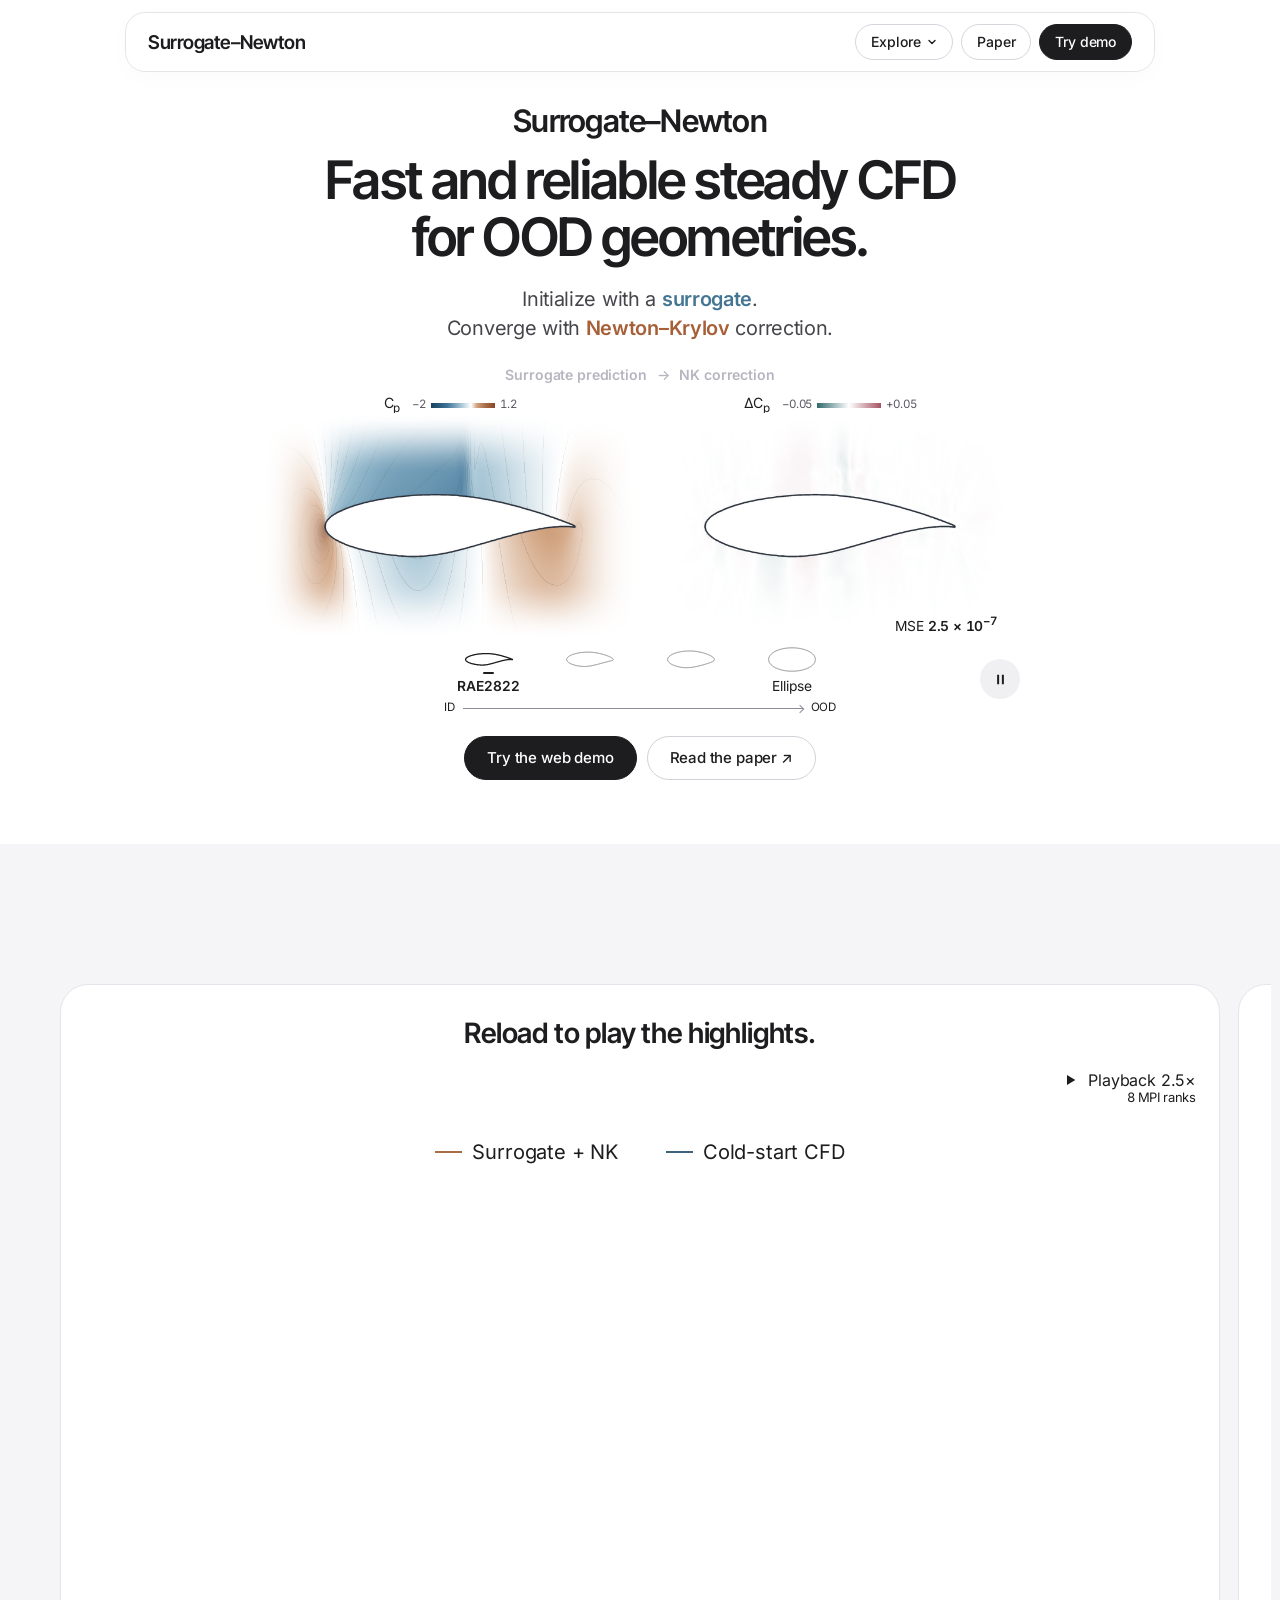
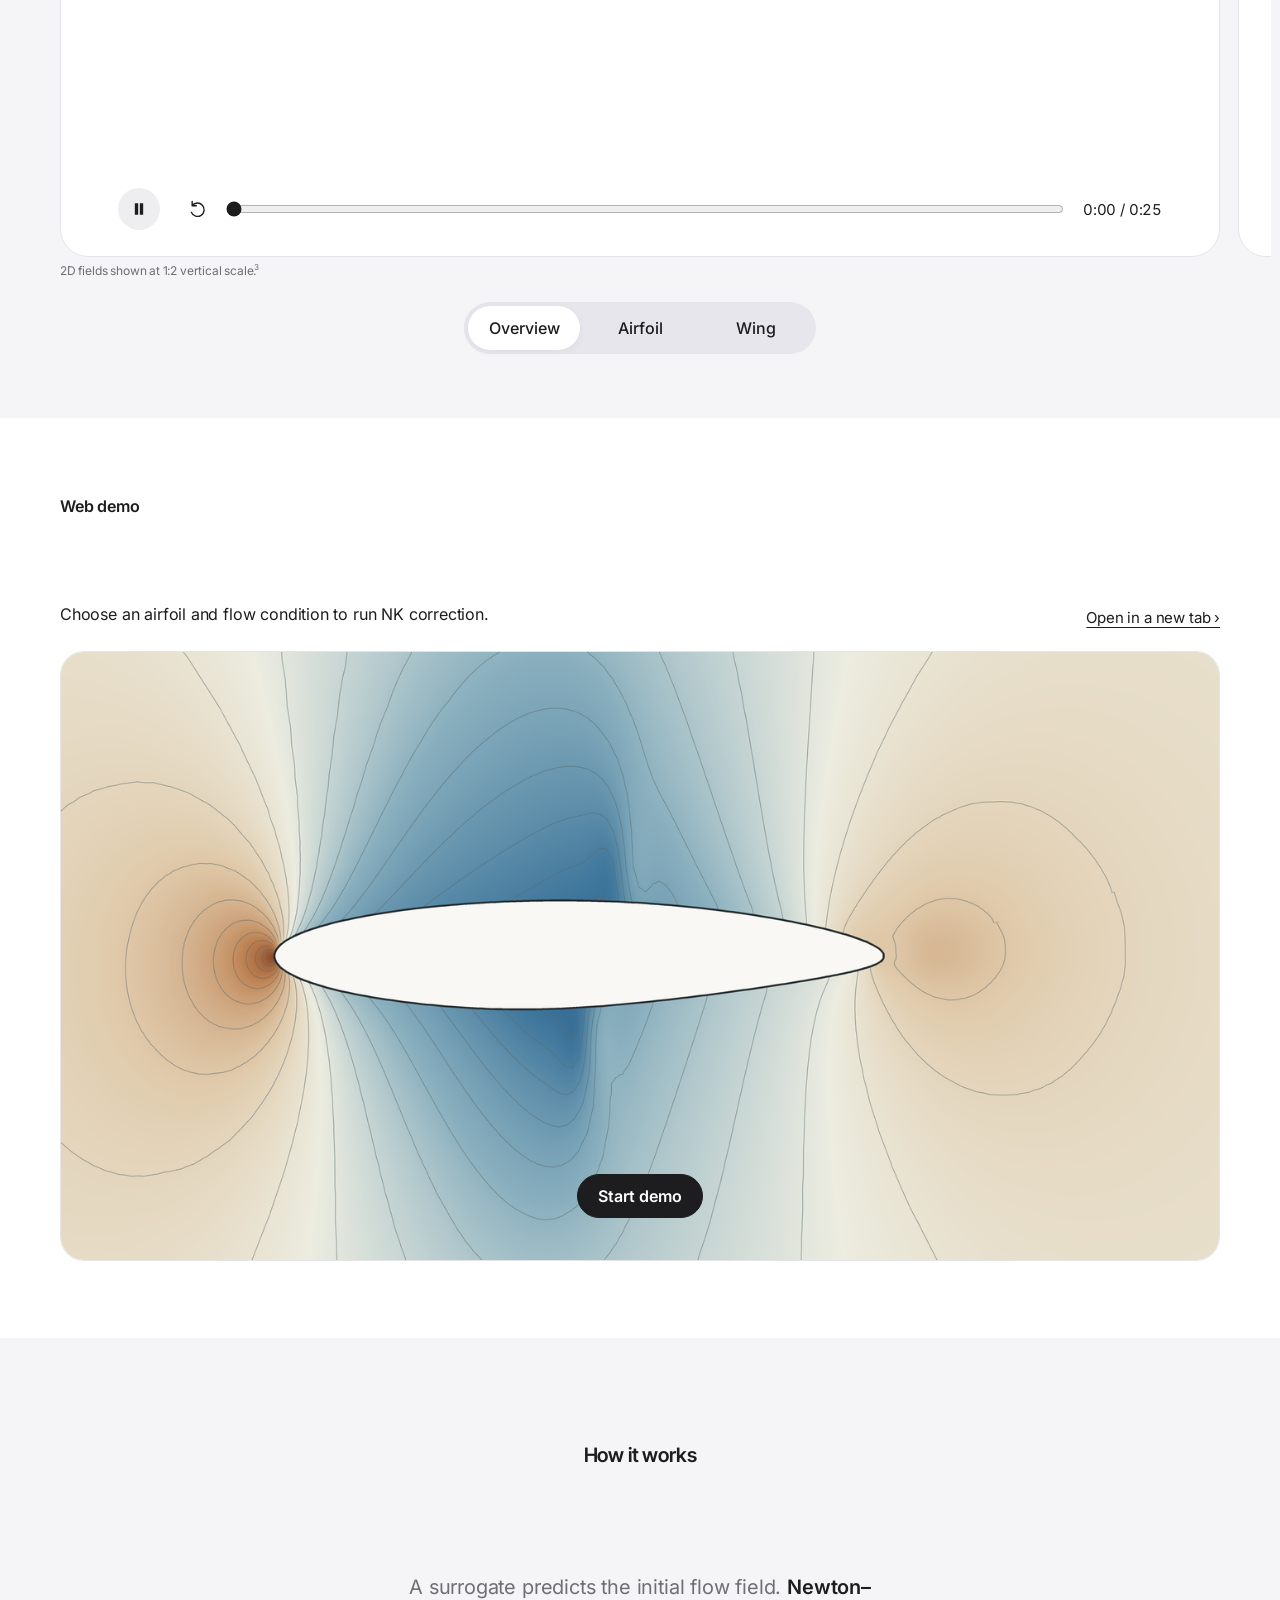
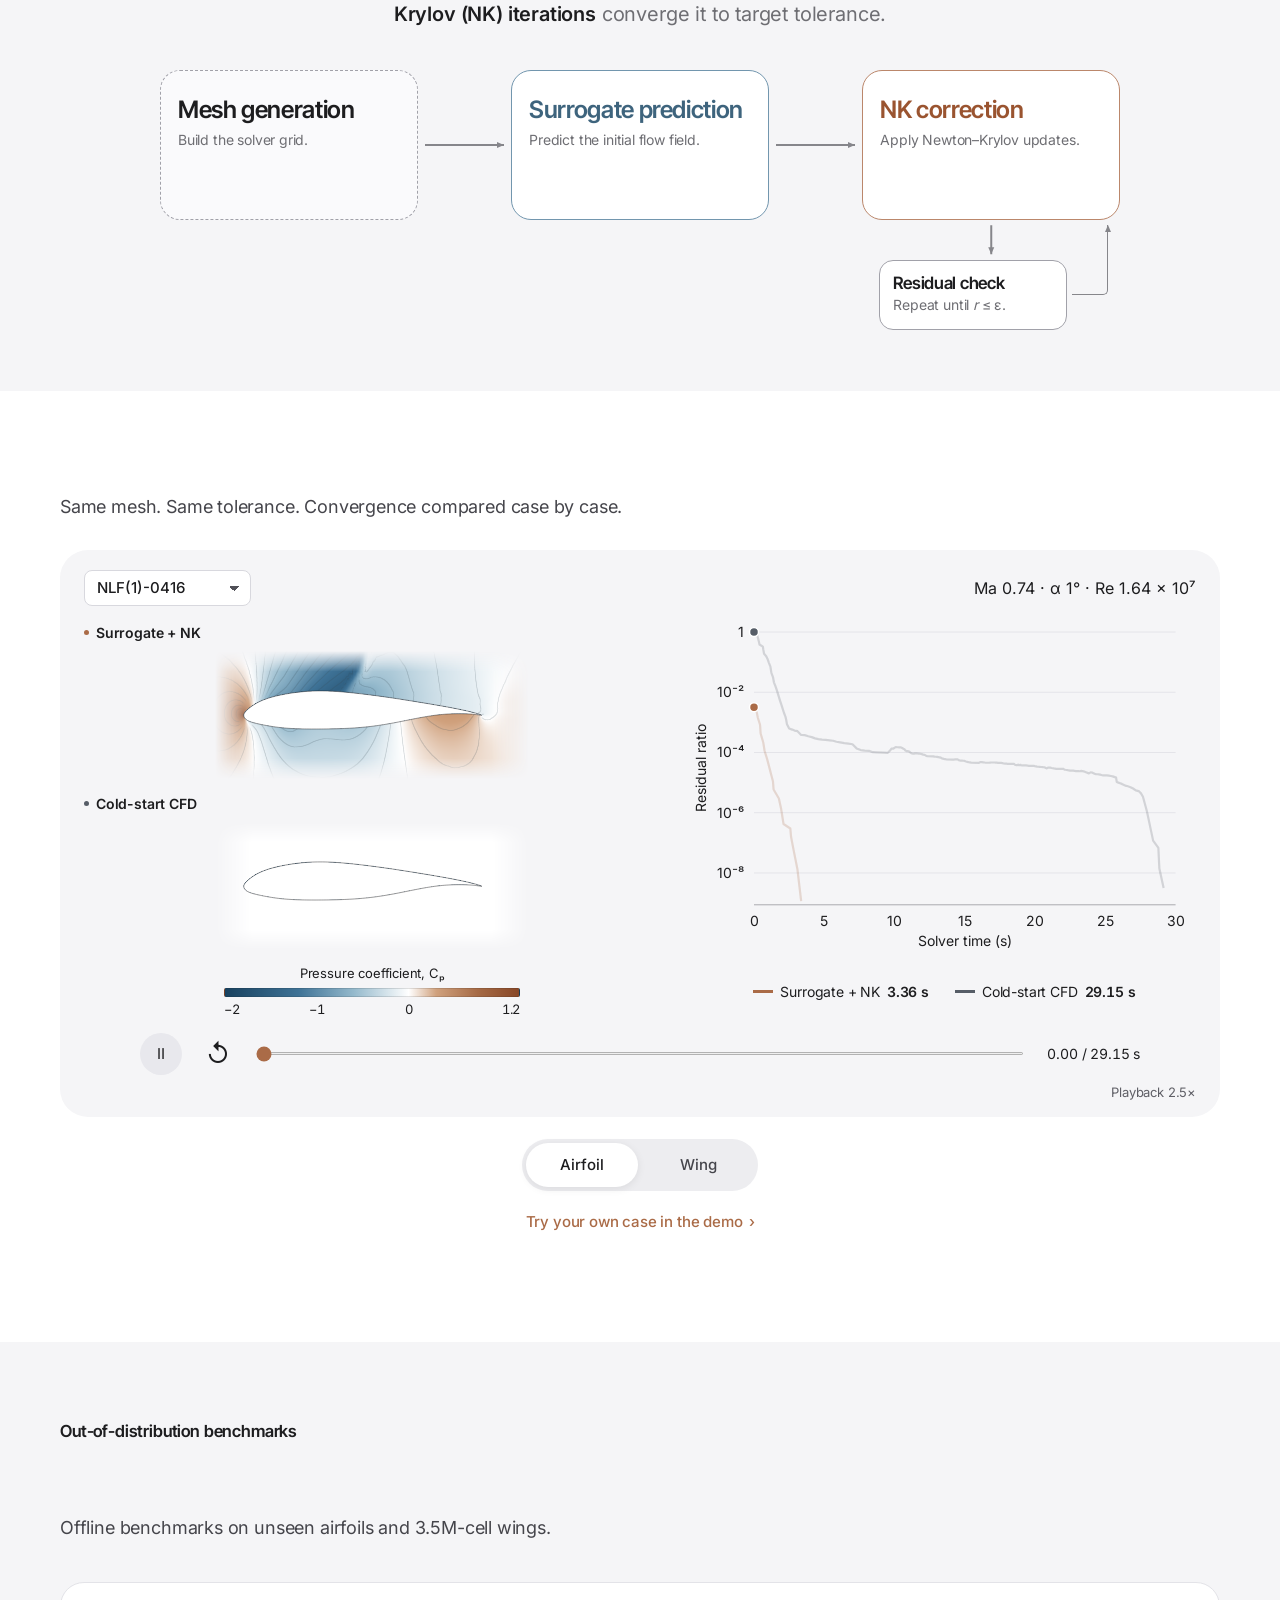
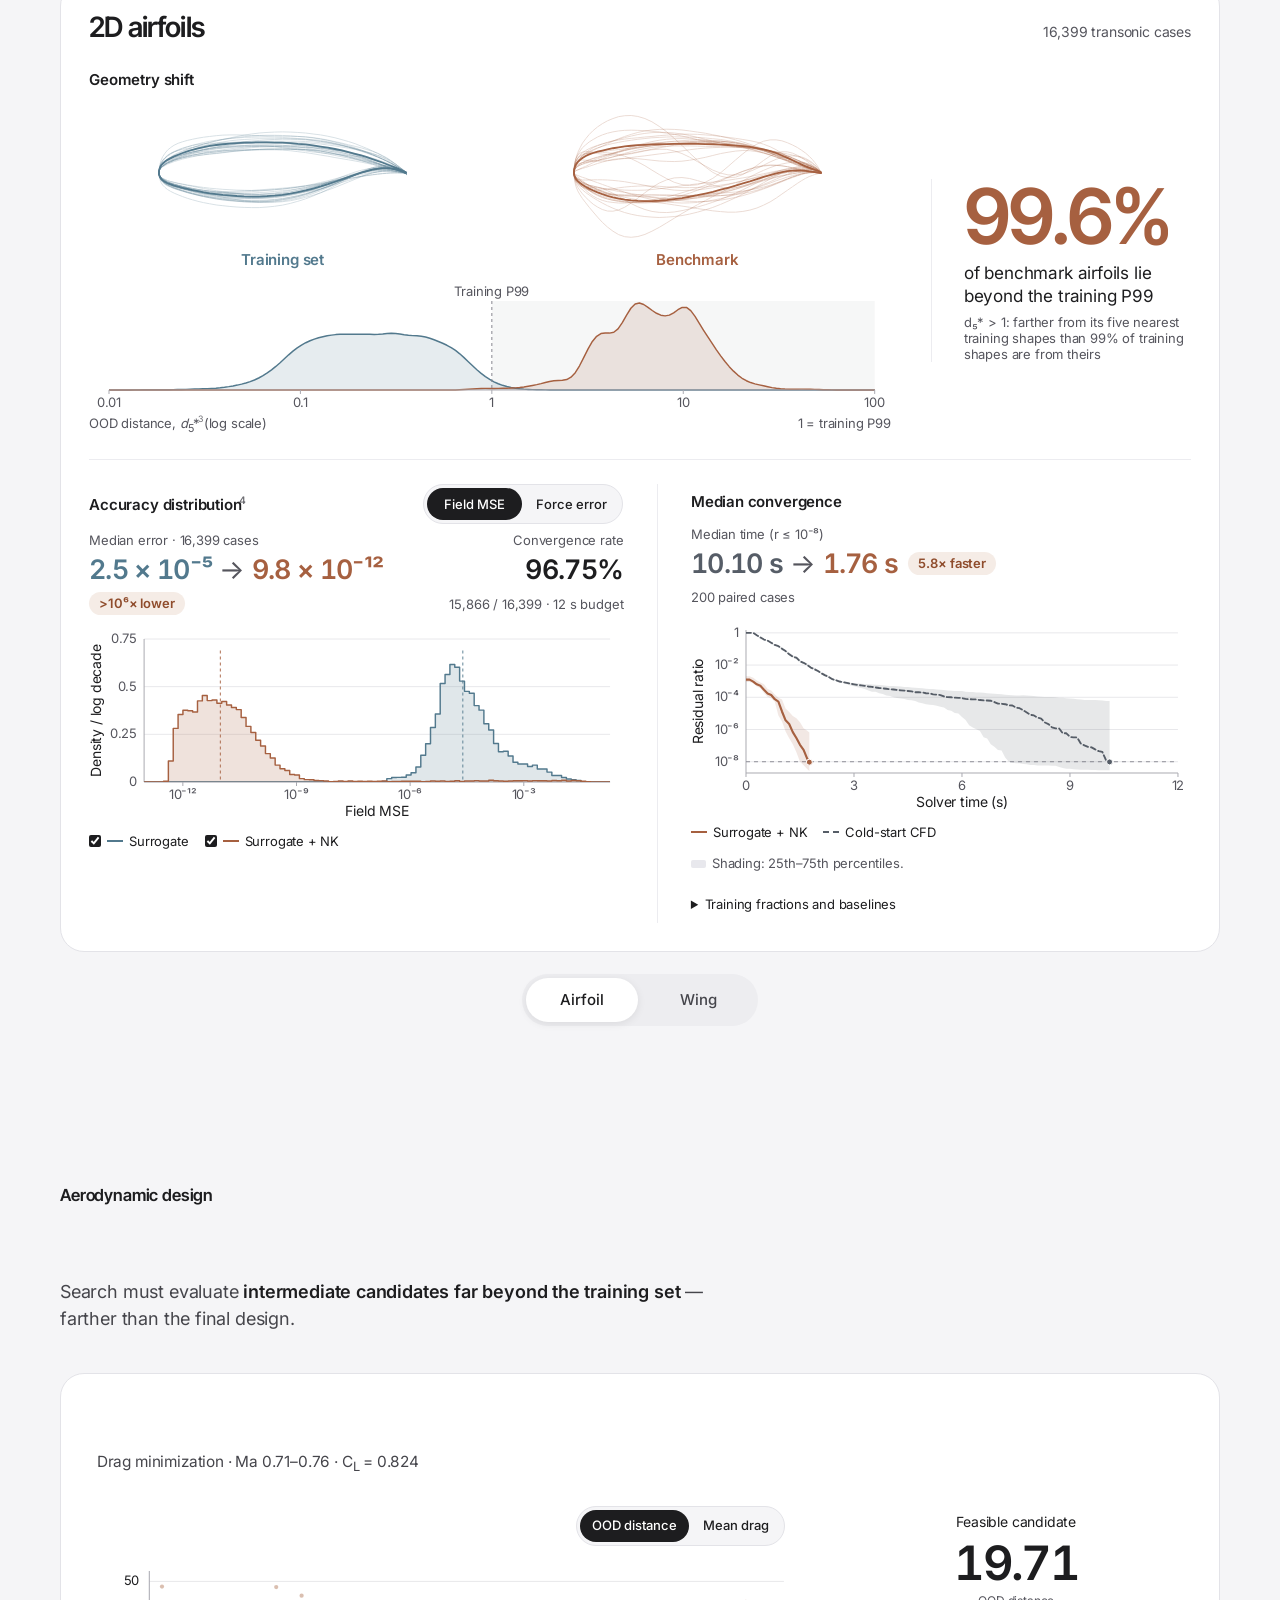
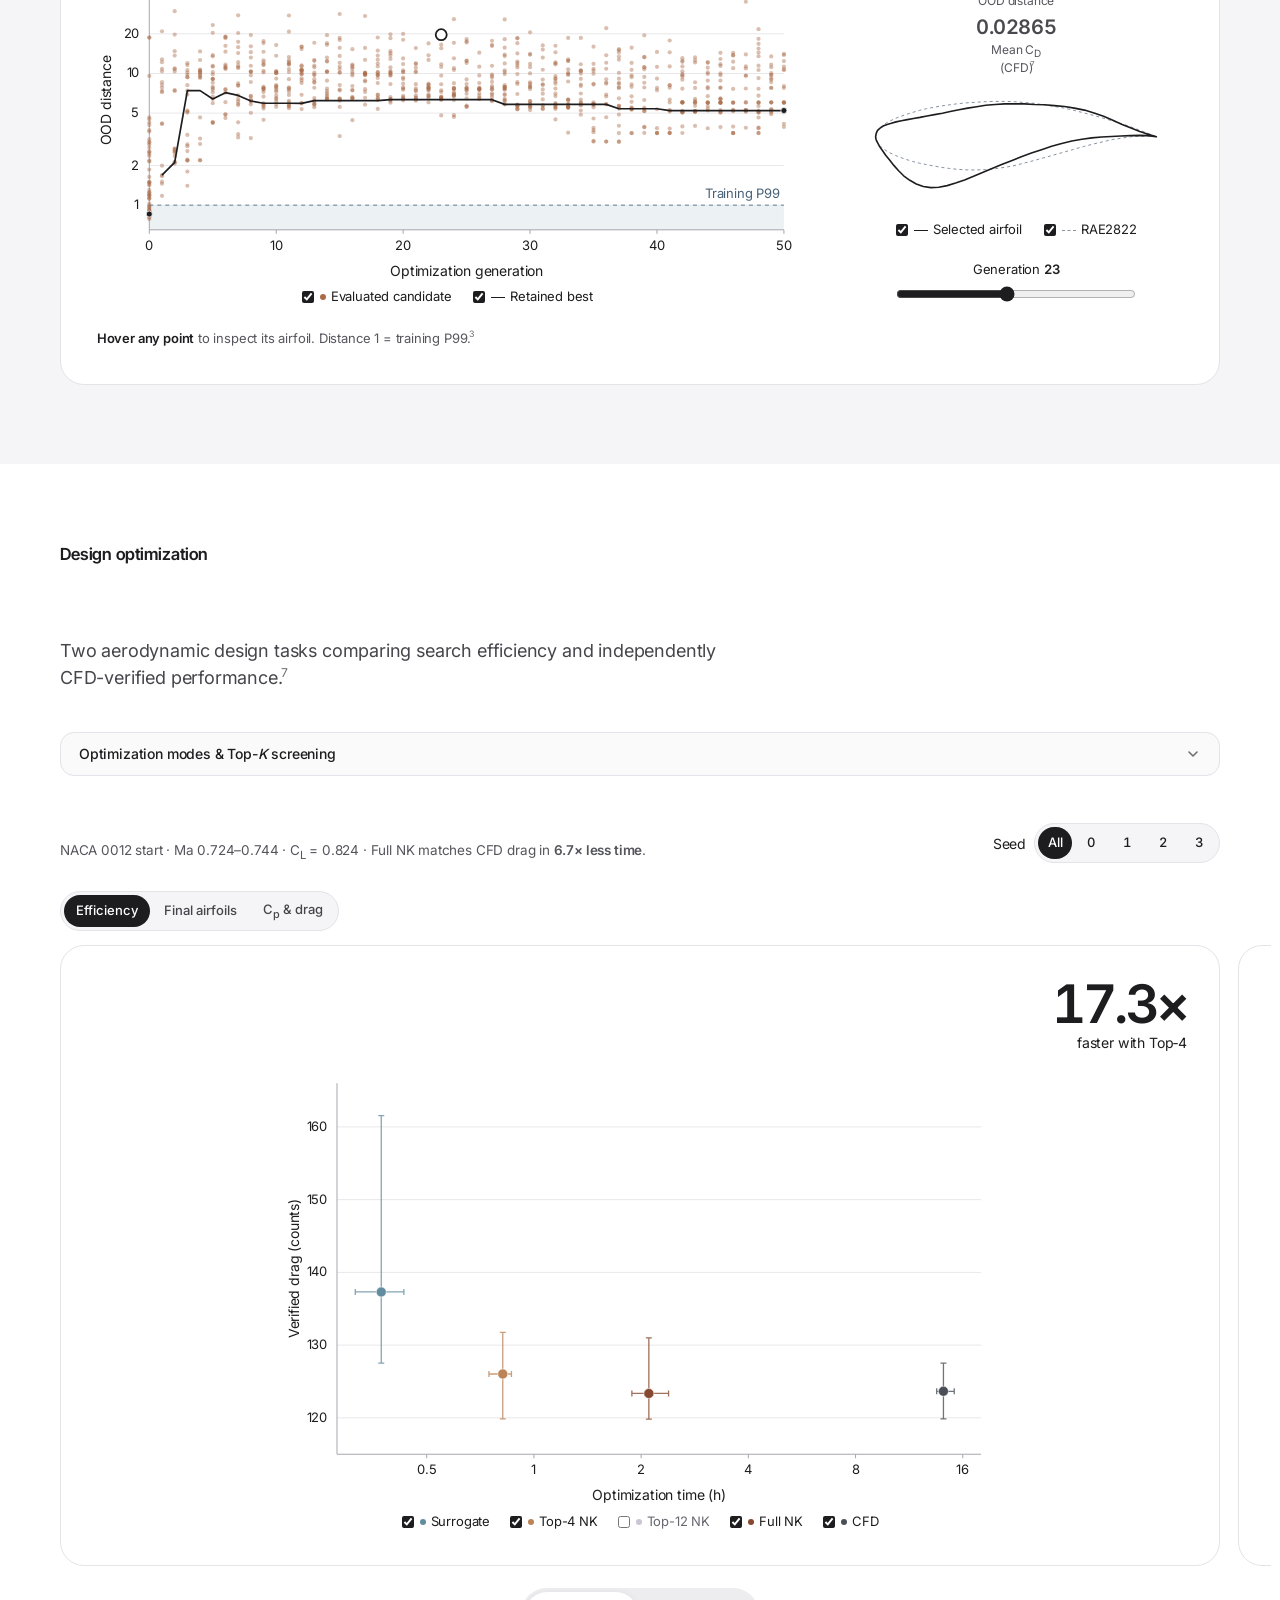
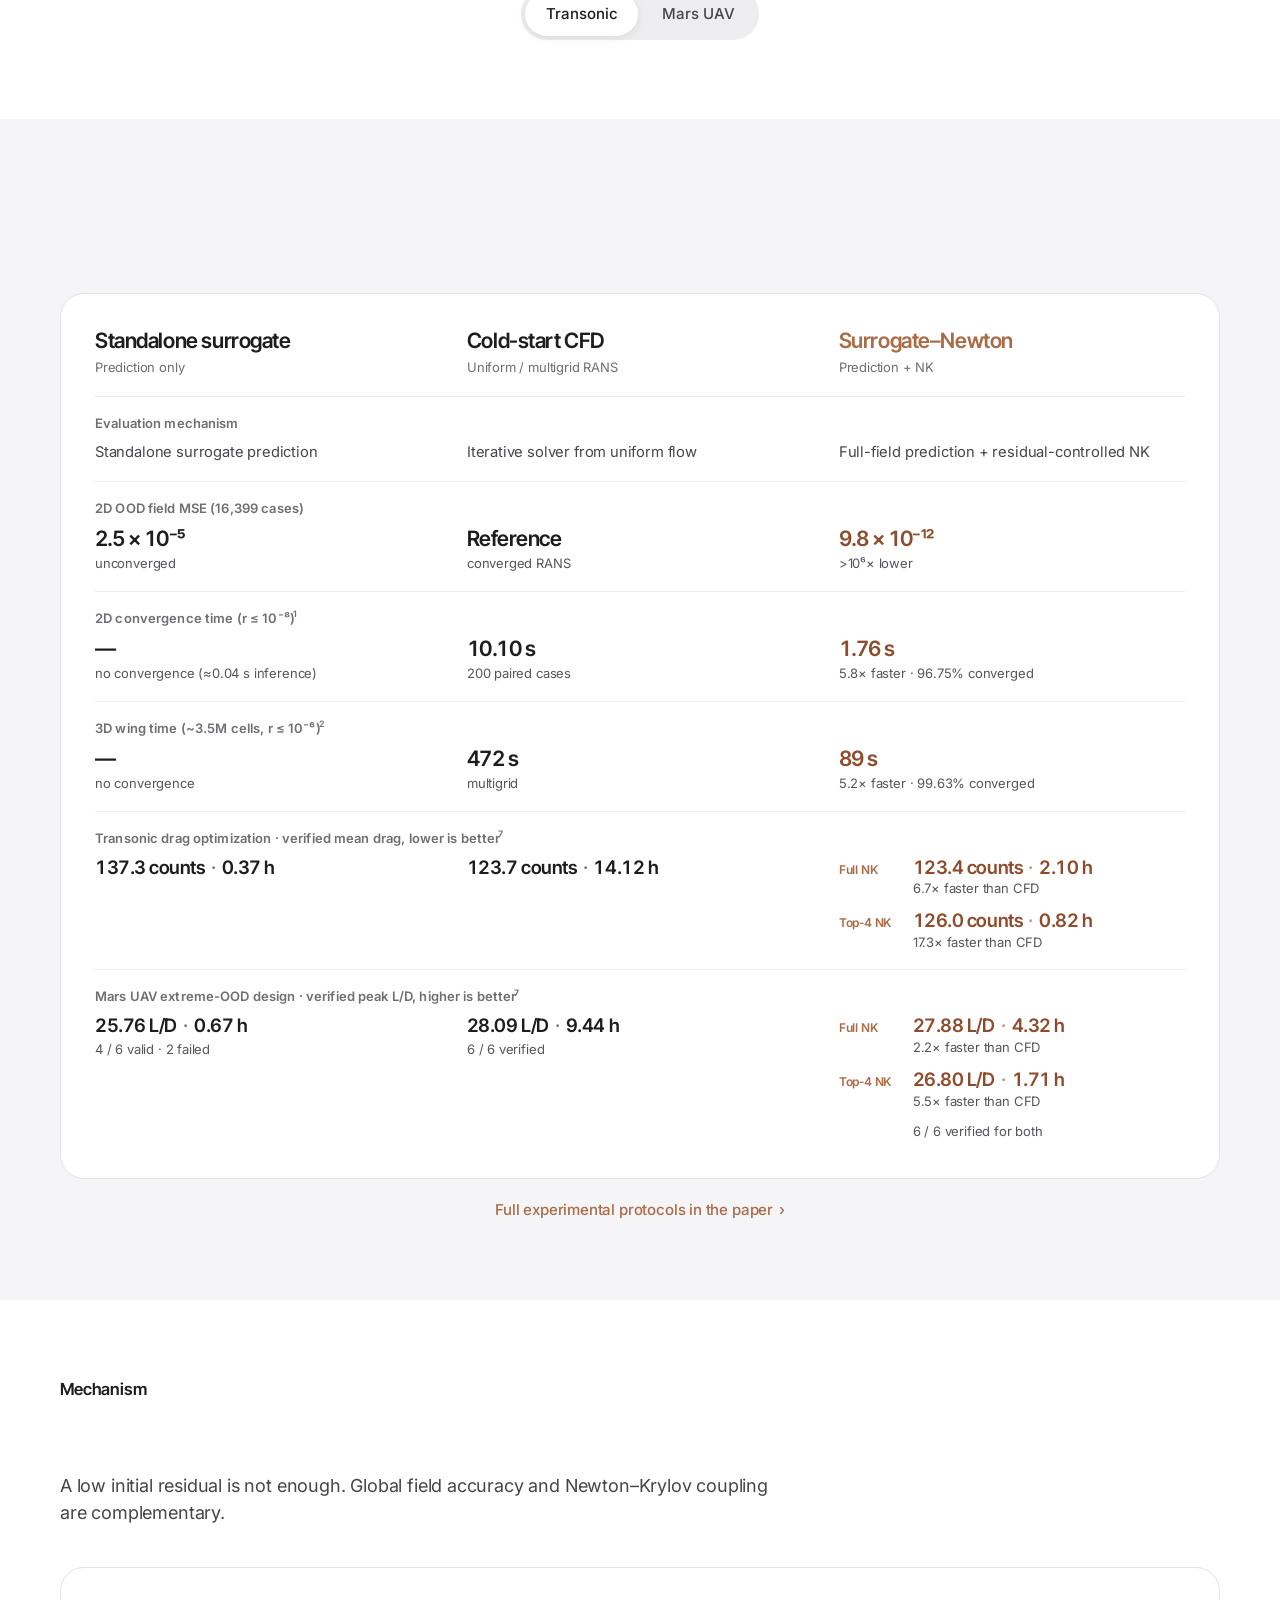
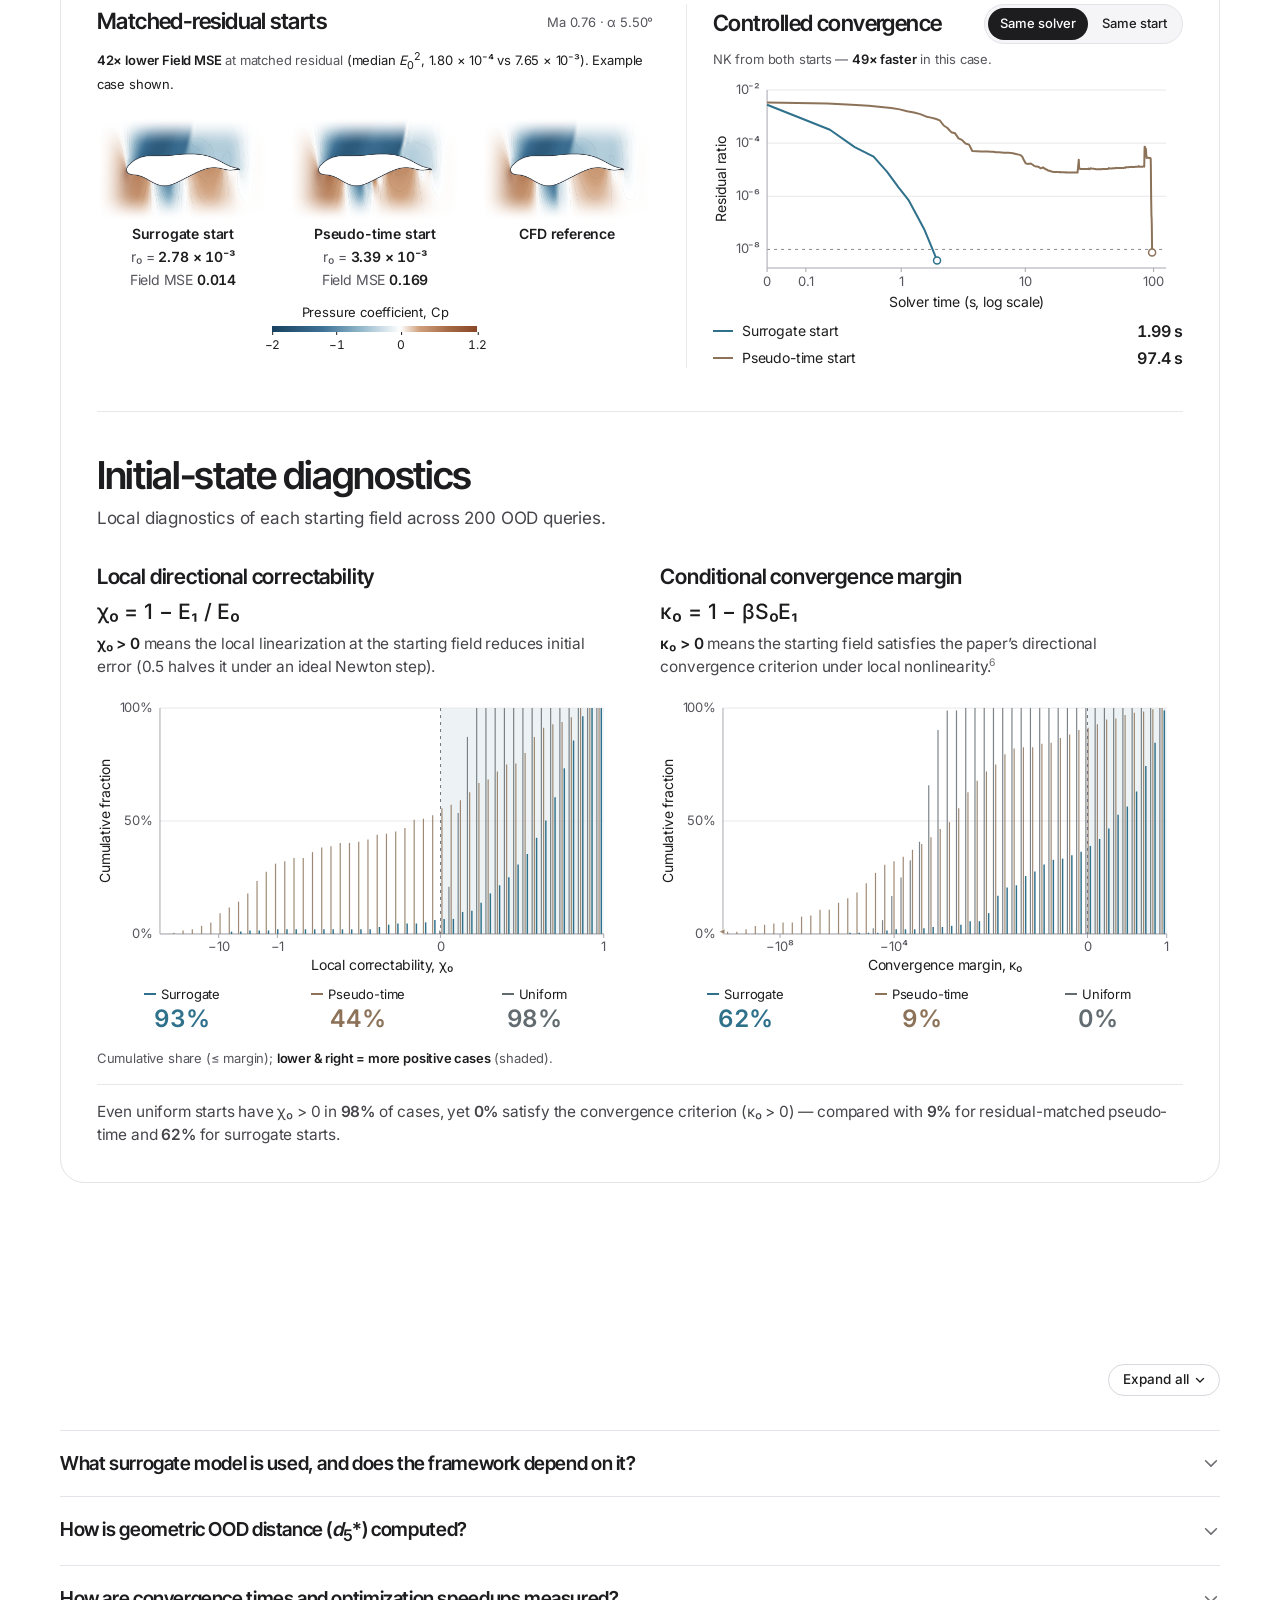
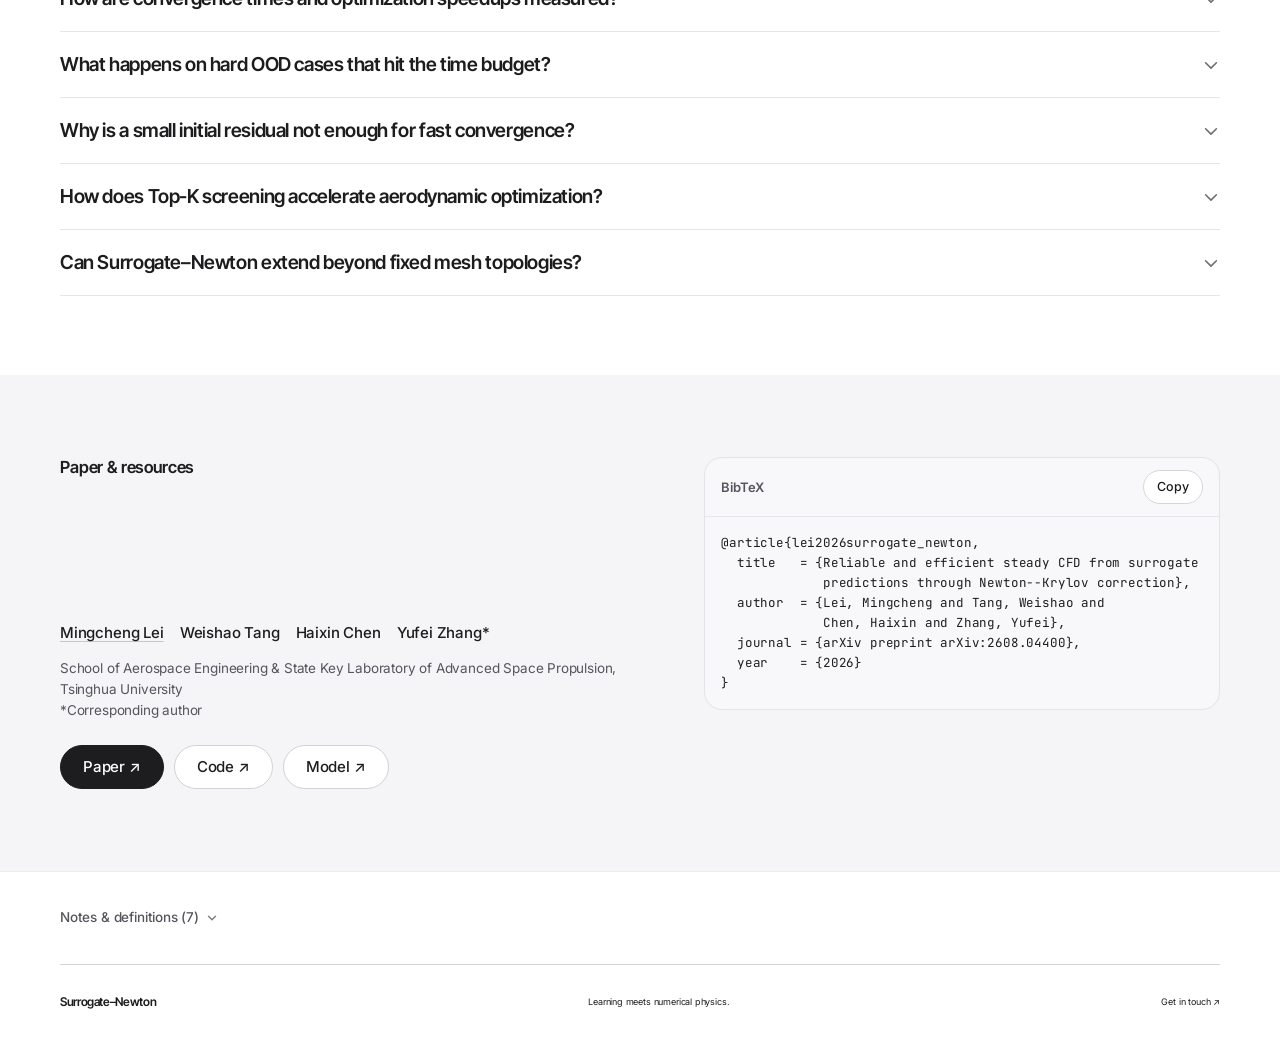
<file: index.html>
<!doctype html>
<html lang="en">
<head>
  <meta charset="utf-8"><meta name="viewport" content="width=device-width,initial-scale=1">
  <meta name="description" content="Surrogate–Newton pairs full-field neural prediction with residual-controlled Newton–Krylov correction for reliable, fast steady CFD even out of distribution.">
  <link rel="canonical" href="https://surrogate-newton-cfd.github.io/">
  <meta name="theme-color" content="#ffffff"><title>Surrogate–Newton</title>
  <link rel="icon" href="assets/favicon.svg" type="image/svg+xml">
  <link rel="stylesheet" href="style.css?v=woff2">
  <link rel="stylesheet" href="highlights_controls83.css?v=playback-93">
  <link rel="stylesheet" href="highlights_layout84.css?v=playback-93">
  <link rel="stylesheet" href="highlights_refine85.css?v=playback-93">
  <link rel="stylesheet" href="highlights_refine87.css?v=playback-93">
  <link rel="stylesheet" href="highlights_layout92.css?v=playback-93">
  <link rel="stylesheet" href="highlights_playback93.css?v=playback-93">
  <link rel="stylesheet" href="hero94.css?v=plan-a-1">
  <link rel="stylesheet" href="web-demo.css?v=plan-a-1">
  <link rel="stylesheet" href="field-display.css?v=cp1">
  <link rel="stylesheet" href="method.css?v=plan-a-1">
  <link rel="stylesheet" href="closer-look.css?v=shared-link">
  <link rel="stylesheet" href="offline-ood.css?v=focused">
  <link rel="stylesheet" href="mechanism.css?v=polish-1">
  <link rel="stylesheet" href="aerodynamic-design.css?v=plan-a-1">
  <link rel="stylesheet" href="editorial.css?v=hero-sweep-2">
  <link rel="stylesheet" href="polish.css?v=card-edges-2">
</head>
<body>
<a class="skip" href="#main">Skip to content</a>

<header class="site-header">
  <nav class="nav wrap" aria-label="Main navigation">
    <a class="brand" href="#top"><svg viewBox="0 0 42 24" aria-hidden="true"><path d="M2 15C8 3 23 5 40 15C22 14 10 20 2 15Z" fill="none" stroke="currentColor" stroke-width="1.6"/><path d="M2 15H40" stroke="currentColor" stroke-width=".6"/></svg><span>Surrogate<span class="brand-dash">–</span>Newton</span></a>
    <div class="nav-actions">
      <div class="nav-explore">
        <button class="nav-pill out" id="explore-btn" type="button" aria-expanded="false" aria-controls="explore-menu">Explore <svg viewBox="0 0 10 10" aria-hidden="true"><path d="M2 3.5 5 6.5 8 3.5" fill="none" stroke="currentColor" stroke-width="1.4" stroke-linecap="round" stroke-linejoin="round"/></svg></button>
        <div class="explore-menu" id="explore-menu" hidden>
          <a href="#highlights">Highlights</a>
          <a href="#demo">Web demo</a>
          <a href="#method">How it works</a>
          <a href="#convergence">Closer look</a>
          <a href="#offline-ood">OOD benchmarks</a>
          <a href="#design">Why OOD matters</a>
          <a href="#design-results">Optimization results</a>
          <a href="#compare">Side by side</a>
          <a href="#mechanism">Mechanism</a>
          <a href="#faq">Questions</a>
          <a href="#research">Paper &amp; citation</a>
        </div>
      </div>
      <a class="nav-pill out hide-sm" href="https://arxiv.org/abs/2608.04400" target="_blank" rel="noreferrer">Paper</a>
      <a class="nav-pill solid" href="#demo">Try demo</a>
    </div>
  </nav>
</header>

<main id="main">
  <!-- 1. HERO -->
  <section class="hero hero-opening" id="top" aria-labelledby="hero-title">
    <div class="hero-copy wrap" id="main-content">
      <p class="hero-project">Surrogate–Newton</p>
      <h1 id="hero-title">Fast and reliable steady CFD<br>for OOD geometries.</h1>
      <p class="hero-lede" id="abstract">Initialize with a <strong class="hero-surrogate">surrogate</strong>.<br>Converge with <strong class="hero-newton">Newton–Krylov</strong> correction.</p>
      <figure class="hero-flow" aria-label="Surrogate prediction followed by NK correction along the RAE2822-to-ellipse sequence">
        <figcaption class="hero-flow-caption hero-flow-stages" id="hero-flow-stages">
          <span class="hero-stage" data-stage="surrogate">Surrogate prediction</span>
          <span class="hero-stage-arrow" aria-hidden="true">→</span>
          <span class="hero-stage" data-stage="nk">NK correction</span>
        </figcaption>
        <div class="hero-field-keys">
          <div class="hero-field-key">
            <span>C<sub>p</sub></span>
            <span class="hero-field-scale" aria-label="Pressure coefficient from −2 to 1.2"><span>−2</span><i aria-hidden="true"></i><span>1.2</span></span>
          </div>
          <div class="hero-field-key">
            <span>ΔC<sub>p</sub></span>
            <span class="hero-field-scale hero-error-scale" aria-label="Signed pressure coefficient error from −0.05 to +0.05, white at zero"><span>−0.05</span><i aria-hidden="true"></i><span>+0.05</span></span>
          </div>
        </div>
        <div class="hero-flow-media">
          <video id="hero-flow-video" muted playsinline loop preload="auto" hidden
            src="assets/opening-nk-sequence.mp4" aria-hidden="true"></video>
          <canvas id="hero-flow-canvas" width="1280" height="382" role="img"
            aria-label="Pressure coefficient and signed error during NK correction"></canvas>
          <div class="hero-flow-mse"><span aria-hidden="true">MSE</span><span class="visually-hidden">Pressure mean squared error</span> <strong id="hero-flow-mse">2.5 × 10<sup>−7</sup></strong></div>
        </div>
        <div class="hero-flow-footer">
          <div class="hero-flow-selector">
            <div class="hero-flow-rail" role="group" aria-label="Choose a geometry from RAE2822 to an ellipse">
              <button type="button" data-case="0" aria-pressed="true"><svg viewBox="0 0 100 52" aria-hidden="true"><use href="assets/opening-geometry-profiles.svg#profile-0"></use></svg><span>RAE2822</span></button>
              <button type="button" data-case="1" aria-pressed="false"><svg viewBox="0 0 100 52" aria-hidden="true"><use href="assets/opening-geometry-profiles.svg#profile-1"></use></svg><span class="visually-hidden">Intermediate geometry 1</span></button>
              <button type="button" data-case="2" aria-pressed="false"><svg viewBox="0 0 100 52" aria-hidden="true"><use href="assets/opening-geometry-profiles.svg#profile-2"></use></svg><span class="visually-hidden">Intermediate geometry 2</span></button>
              <button type="button" data-case="3" aria-pressed="false"><svg viewBox="0 0 100 52" aria-hidden="true"><use href="assets/opening-geometry-profiles.svg#profile-3"></use></svg><span>Ellipse</span></button>
            </div>
            <div class="hero-flow-axis" aria-label="From in distribution to out of distribution"><span>ID</span><i aria-hidden="true"></i><span>OOD</span></div>
          </div>
          <button type="button" id="hero-flow-play" class="hero-flow-play" data-action="play" aria-label="Play NK correction">
            <svg viewBox="0 0 24 24" aria-hidden="true">
              <path data-icon="play" d="M9 5.5v13l10-6.5z" fill="currentColor"/>
              <path data-icon="pause" d="M9 6v12m6-12v12" fill="none" stroke="currentColor" stroke-width="2.5"/>
            </svg>
          </button>
        </div>
      </figure>
      <div class="hero-anchor">
        <div class="hero-anchor-ctas">
          <a class="pill-btn solid" href="#demo">Try the web demo</a>
          <a class="pill-btn out" href="https://arxiv.org/abs/2608.04400" target="_blank" rel="noreferrer">Read the paper ↗</a>
        </div>
      </div>
    </div>
  </section>

  <!-- 2. HIGHLIGHTS -->
  <section class="highlights-band section" id="highlights" aria-labelledby="highlights-title">
    <div class="hero-highlights wrap">
      <div class="highlights-heading" id="teaser-caption">
        <div>
          <h2 id="highlights-title">Get the highlights.</h2>
        </div>
      </div>
      <div class="highlight-stage" id="highlight-player">
        <p class="hero-panel-summary" id="hero-scene-caption">Fast convergence, even out of distribution.</p>
        <div class="highlight-playback-row">
          <span class="highlight-playback" id="highlight-playback"><svg viewBox="0 0 24 16" aria-hidden="true"><path d="M6 2 16 8 6 14Z" fill="currentColor"/></svg><span id="highlight-playback-value">Playback 2.5×</span></span>
          <span id="highlight-mpi">8 MPI ranks</span>
        </div>
        <div class="highlight-rail" id="highlight-scenes" tabindex="0" role="region" aria-roledescription="carousel" aria-label="Highlights figures">
          <div class="highlight-scene" id="scene-overview" role="tabpanel" aria-labelledby="tab-overview">
            <div class="overview-key" id="overview-key" data-statistics="false">
              <div class="overview-initial-legend" id="overview-initial-legend"><span><i class="legend-line copper"></i>Surrogate + NK</span><span><i class="legend-line cold-line"></i>Cold-start CFD</span></div>
              <div class="overview-statistics" id="overview-statistics" aria-hidden="true">
                <div class="overview-key-methods">
                  <span class="overview-method"><span class="overview-method-label"><i class="legend-line copper"></i>Surrogate + NK</span><strong id="overview-median-nk" aria-hidden="true">1.76 s</strong></span>
                  <span class="overview-method"><span class="overview-method-label"><i class="legend-line cold-line"></i>Cold-start CFD</span><strong id="overview-median-cold" aria-hidden="true">10.10 s</strong></span>
                  <span class="overview-method overview-speedup" id="overview-speedup-metric" aria-hidden="true"><span class="overview-method-label">Speedup</span><strong id="overview-speedup">5.8×</strong></span>
                </div>
                <span class="overview-metric-title" id="overview-metric-title" aria-hidden="true" aria-label="Median convergence time across 200 paired OOD queries">Median times</span>
              </div>
            </div>
            <div class="highlight-figure">
              <video class="hero-video-decoder" aria-hidden="true" id="overview-video" width="1600" height="820" muted playsinline preload="none" data-src="assets/highlights/overview-rectangular-cp005.mp4" aria-label="Residual convergence surface across geometric out-of-distribution distance with paired pressure and error fields." aria-describedby="overview-timing"></video>
              <canvas id="overview-surface" width="1600" height="820" role="img" aria-label="Residual convergence surface across geometric out-of-distribution distance with paired pressure and error fields." aria-describedby="overview-timing"></canvas>
              <span class="visually-hidden" id="overview-timing"></span>
            </div>
          </div>
          <div class="highlight-scene" id="scene-airfoils" role="tabpanel" aria-labelledby="tab-airfoils" aria-hidden="true" inert>
            <div class="highlight-figure">
              <video class="hero-video-decoder" aria-hidden="true" id="airfoil-matrix-video" width="1920" height="1080" muted playsinline preload="none" data-src="assets/highlights/airfoils-8mpi-cp005.mp4" aria-label="Thirty distinct OOD benchmark geometries with adjacent pressure and error fields converging in under 3 seconds each." aria-describedby="airfoil-matrix-description"></video>
              <canvas id="airfoil-matrix-surface" width="1920" height="1080" role="img" aria-label="Thirty distinct OOD benchmark geometries with adjacent pressure and error fields converging in under 3 seconds each." aria-describedby="airfoil-matrix-description"></canvas>
              <span class="visually-hidden" id="airfoil-matrix-description"></span>
              <p class="compact-only scene-subset-note">12 of 30 cases shown. Open on a wider screen for all 30.</p>
            </div>
          </div>
          <div class="highlight-scene" id="scene-wings" role="tabpanel" aria-labelledby="tab-wings" aria-hidden="true" inert>
            <div class="overview-key wing-overview-key" id="wing-key" data-statistics="true">
              <div class="overview-statistics">
                <div class="overview-key-methods">
                  <span class="overview-method"><span class="overview-method-label"><i class="legend-line copper"></i>Surrogate + NK</span><strong id="wing-median-nk">89 s</strong></span>
                  <span class="overview-method"><span class="overview-method-label"><i class="legend-line cold-line"></i>Cold-start CFD</span><strong id="wing-median-cold">472 s</strong></span>
                  <span class="overview-method overview-speedup"><span class="overview-method-label">Speedup</span><strong id="wing-median-speedup">5.2×</strong></span>
                </div>
                <span class="overview-metric-title" aria-label="Median convergence time across 60 paired wing cases">Median times</span>
              </div>
            </div>
            <div class="highlight-figure">
              <div class="wing-media">
                <video class="hero-video-decoder" id="wing-video" width="1600" height="810" muted playsinline preload="none" data-src="assets/highlights/wing-paired.mp4" aria-hidden="true"></video>
                <canvas id="wing-canvas" width="1600" height="810" role="img" aria-label="One DLR-F6 semispan on 3,527,680 volume cells: surface pressure coefficient, local Mach sections and pressure-gradient contours evolving through NK correction"></canvas>
                <span id="wing-conditions" hidden><span id="wing-mach-angle"></span> <span class="wing-condition-divider" aria-hidden="true">·</span> <span id="wing-reynolds"></span></span>
                <figure class="wing-case-chart" aria-label="Displayed wing case convergence comparison">
                  <div class="wing-case-key"><span><i class="legend-line copper"></i>Surrogate + NK</span><span><i class="legend-line cold-line"></i>Cold-start CFD</span></div>
                  <svg id="wing-case-residual" viewBox="0 0 440 197" role="img" aria-label="Residual versus solver time for Surrogate + NK and cold-start CFD"></svg>
                </figure>
              </div>
            </div>
          </div>
        </div>
        <div class="hero-scene-caption highlights-controls" role="group" aria-label="Highlights playback">
          <button id="highlight-play" class="circle-button" aria-label="Pause Overview" aria-pressed="true"><svg viewBox="0 0 24 24" aria-hidden="true"><path d="M7 5h4v14H7zm6 0h4v14h-4z" fill="currentColor"/></svg></button>
          <button id="highlight-replay" class="text-button" aria-label="Replay Overview"><svg viewBox="0 0 24 24" aria-hidden="true"><path d="M5 8a8 8 0 1 1-1 8M5 3v5h5" fill="none" stroke="currentColor" stroke-width="1.7" stroke-linecap="round" stroke-linejoin="round"/></svg></button>
          <input id="highlight-scrub" type="range" min="0" max="1000" value="0" aria-label="Review Overview animation">
          <span id="highlight-position">0:00 / 0:25</span>
        </div>
      </div>
      <p class="highlights-scale-note" id="highlights-scale-note">2D fields shown at 1:2 vertical scale.<sup class="fn"><a href="#fn3" aria-label="Footnote 3">3</a></sup></p>
      <div class="hero-tabs hero-tabs-bottom" role="tablist" aria-label="Highlights scenes">
        <button role="tab" id="tab-overview" aria-controls="scene-overview" aria-selected="true" data-scene="0">Overview</button>
        <button role="tab" id="tab-airfoils" aria-controls="scene-airfoils" aria-selected="false" data-scene="1">Airfoil</button>
        <button role="tab" id="tab-wings" aria-controls="scene-wings" aria-selected="false" data-scene="2">Wing</button>
      </div>
    </div>
  </section>

  <!-- 3. WEB DEMO -->
  <section class="web-demo section" id="demo" aria-labelledby="demo-title">
    <div class="wrap web-demo-wrap">
      <div class="web-demo-heading">
        <div>
          <p class="web-demo-kicker">Web demo</p>
          <h2 id="demo-title">Run your own airfoil case.</h2>
          <p>Choose an airfoil and flow condition to run NK correction.</p>
        </div>
        <a class="web-demo-external" id="demo-link" href="https://surrogate-newton-cfd.github.io/demo/" target="_blank" rel="noopener">Open in a new tab ›</a>
      </div>
      <div class="web-demo-panel">
        <div class="web-demo-poster" id="demo-poster">
          <img src="assets/web-demo-cover.webp"
            srcset="assets/web-demo-cover.webp 1400w, assets/web-demo-cover-2x.webp 2800w"
            sizes="(max-width: 760px) calc(100vw - 26px), (max-width: 1272px) calc(100vw - 114px), 1158px"
            width="1400" height="735" loading="lazy" alt="Pressure field around a transonic airfoil after NK correction">
          <button class="web-demo-start" id="demo-start" type="button">Start demo</button>
        </div>
        <div class="web-demo-live" id="demo-live" hidden>
          <div class="web-demo-toolbar"><button id="demo-stop" type="button">Stop demo</button></div>
          <div class="web-demo-frame-host" id="demo-inline-host"></div>
        </div>
      </div>
    </div>
    <dialog class="web-demo-dialog" id="demo-dialog" aria-labelledby="demo-dialog-title">
      <div class="web-demo-toolbar"><span id="demo-dialog-title">Web demo</span><button id="demo-close" type="button" autofocus>Close demo</button></div>
      <div class="web-demo-frame-host" id="demo-dialog-host"></div>
    </dialog>
  </section>

  <!-- 4. HOW IT WORKS -->
  <section class="method-section section section-band" id="method" aria-labelledby="method-title">
    <div class="wrap method-wrap">
      <header class="method-heading">
        <p>How it works</p>
        <h2 id="method-title">Predict. Then correct.</h2>
        <p>A surrogate predicts the initial flow field. <b>Newton–Krylov (NK) iterations</b> converge it to target tolerance.</p>
      </header>
      <div class="method-diagram" role="group" aria-label="Surrogate–Newton workflow">
        <div class="method-node method-mesh">
          <h3>Mesh generation</h3>
          <p>Build the solver grid.</p>
        </div>
        <div class="method-connection" aria-hidden="true"><span class="method-arrow"></span></div>
        <div class="method-node method-prediction">
          <h3>Surrogate prediction</h3>
          <p>Predict the initial flow field.</p>
        </div>
        <div class="method-connection" aria-hidden="true"><span class="method-arrow"></span></div>
        <div class="method-node method-correction">
          <h3>NK correction</h3>
          <p>Apply Newton–Krylov updates.</p>
        </div>
        <div class="method-loop">
          <span class="method-arrow method-to-residual" aria-hidden="true"></span>
          <div class="method-residual">
            <h3>Residual check</h3>
            <p>Repeat until <i>r</i> ≤ ε.</p>
          </div>
          <span class="method-return-path" aria-hidden="true"></span>
        </div>
      </div>
    </div>
  </section>

  <!-- 5. CLOSER LOOK -->
  <section class="convergence-section section" id="convergence" aria-labelledby="convergence-title">
    <header class="wrap convergence-heading" id="results">
      <div class="convergence-heading-copy">
        <h2 id="convergence-title">Take a closer look.</h2>
        <p class="section-lede">Same mesh. Same tolerance. Convergence compared case by case.</p>
      </div>    </header>
    <div id="closer-airfoil" role="tabpanel" aria-labelledby="closer-airfoil-tab">
      <div class="convergence-hero wrap" id="convergence-player">
        <div class="journey-heading">
          <select class="closer-case-select" id="closer-airfoil-case" aria-label="Airfoil case">
            <option value="convergence-nlf416-m074">NLF(1)-0416</option>
            <option value="convergence-oaf139">ONERA OAF139</option>
            <option value="airfoil-benchmark-3567">OOD airfoil 3567</option>
            <option value="airfoil-benchmark-2438">OOD airfoil 2438</option>
          </select>
          <span id="closer-airfoil-conditions"></span>
        </div>
        <p class="closer-load" id="closer-airfoil-status" role="status" hidden></p>
        <div class="closer-layout">
          <div class="journey-fields">
            <figure class="journey-field">
              <figcaption><span><i class="copper-dot"></i>Surrogate + NK</span></figcaption>
              <div><canvas id="warm-frame" width="880" height="360" role="img" aria-label="Pressure coefficient field during NK correction from a surrogate prediction"></canvas></div>
            </figure>
            <figure class="journey-field">
              <figcaption><span><i class="grey-dot"></i>Cold-start CFD</span></figcaption>
              <div><canvas id="cold-frame" width="880" height="360" role="img" aria-label="Pressure coefficient field during cold-start CFD convergence"></canvas></div>
            </figure>
          </div>
          <div class="journey-history closer-history"><svg id="journey-chart" viewBox="0 0 860 280" aria-label="Residual histories synchronized with the two pressure fields"></svg></div>
        </div>
        <div class="closer-foot">
          <div class="closer-scales"><div id="journey-colorbar" class="field-colorbar" role="img" hidden><span class="field-colorbar-title"></span><div class="field-colorbar-gradient"></div><div class="field-colorbar-ticks"></div></div></div>
          <div class="closer-legend" role="group" aria-label="Convergence times">
            <span><i class="legend-line copper"></i>Surrogate + NK <strong data-convergence-time></strong></span>
            <span><i class="legend-line cold-line"></i>Cold-start CFD <strong data-convergence-time></strong></span>
          </div>
        </div>
        <div class="journey-controls"><button id="journey-play" disabled class="circle-button" aria-label="Pause convergence playback">Ⅱ</button><button id="journey-reset" disabled class="text-button" aria-label="Replay convergence">↺</button><input id="journey-scrub" disabled type="range" min="0" max="1000" value="0" aria-label="Playback position"><span id="journey-time"></span><span class="playback-label" id="journey-rate" hidden></span></div>
        <div class="closer-wing-meta"><span id="journey-pace"></span></div>
      </div>
    </div>
    <div id="closer-wing" role="tabpanel" aria-labelledby="closer-wing-tab" hidden>
      <div class="convergence-hero wrap closer-wing-player">
        <div class="journey-heading">
          <select class="closer-case-select" id="closer-wing-case" aria-label="Wing case">
            <option value="wing-dlrf6-sweep16">DLR-F6 · 16° sweep</option>
            <option value="wing-dlrf6-sweep22">DLR-F6 · 22° sweep</option>
            <option value="wing-vol2-0004-taper">Section-opt wing · 0.24 taper</option>
            <option value="wing-vol2-0082-sweep35">Planform-opt wing · 35° sweep</option>
            <option value="wing-crm-planform-0023">CRM planform benchmark</option>
          </select>
          <span id="closer-wing-conditions"></span>
        </div>
        <p class="closer-load" id="closer-wing-status" role="status" hidden></p>
        <div class="closer-layout closer-wing-layout">
          <figure class="closer-wing-field">
            <figcaption class="closer-wing-camera">
              <span class="closer-wing-rotate">Drag to rotate <button id="closer-wing-reset-view" type="button" disabled>Reset view</button></span>
            </figcaption>
            <div class="closer-wing-view">
              <canvas id="closer-wing-canvas" tabindex="0" aria-label="Interactive wing surface pressure, sectional Mach and pressure-gradient contours. Drag or use the arrow keys to rotate."></canvas>
            </div>
          </figure>
          <div class="closer-wing-history closer-history">
            <svg id="closer-wing-chart" role="img" aria-label="Wing residual histories" aria-describedby="wing-grid-note"></svg>
          </div>
        </div>
        <div class="closer-foot">
          <div class="closer-scales closer-wing-scales">
            <div class="field-colorbar" id="closer-wing-cp" role="img"><span class="field-colorbar-title"></span><div class="field-colorbar-gradient"></div><div class="field-colorbar-ticks"></div></div>
            <div class="field-colorbar" id="closer-wing-mach" role="img"><span class="field-colorbar-title"></span><div class="field-colorbar-gradient"></div><div class="field-colorbar-ticks"></div></div>
          </div>
          <div class="closer-legend" role="group" aria-label="Convergence times">
            <span id="closer-wing-warm"><i class="legend-line copper"></i>Surrogate + NK <strong data-convergence-time></strong></span>
            <span id="closer-wing-cold"><i class="legend-line cold-line"></i>Cold-start CFD <strong data-convergence-time></strong></span>
          </div>
        </div>
        <div class="journey-controls closer-wing-controls" role="group" aria-label="NK correction replay" hidden>
          <button id="closer-wing-play" type="button" class="circle-button" aria-label="Play NK correction" disabled>▶</button>
          <button id="closer-wing-replay" type="button" class="text-button" aria-label="Replay NK correction" disabled>↺</button>
          <input id="closer-wing-scrub" type="range" min="0" max="1000" value="0" aria-label="Playback position" disabled>
          <span id="closer-wing-time"></span>
        </div>
        <div class="closer-wing-meta"><span id="closer-wing-mesh"></span><span id="wing-grid-note">Dashed lines: cold-start multigrid transfers.<sup class="fn"><a href="#fn2" aria-label="Footnote 2">2</a></sup></span><span id="closer-wing-pace"></span></div>
      </div>
    </div>
    <div class="wrap closer-cases-wrap">
      <div class="closer-cases" role="tablist" aria-label="Convergence examples">
        <button id="closer-airfoil-tab" type="button" role="tab" aria-selected="true" aria-controls="closer-airfoil">Airfoil</button>
        <button id="closer-wing-tab" type="button" role="tab" aria-selected="false" aria-controls="closer-wing" tabindex="-1">Wing</button>
      </div>
    </div>
    <div class="wrap compare-cta examples-demo"><a href="https://surrogate-newton-cfd.github.io/demo/" target="_blank" rel="noopener">Try your own case in the demo <span>›</span></a></div>
  </section>

  <!-- 6. OFFLINE OOD BENCHMARKS -->
  <section class="ood-section section section-band" id="offline-ood" aria-labelledby="ood-title">
    <div class="wrap design-wrap">
      <header class="design-heading ood-heading" id="benchmark">
        <p class="section-kicker">Out-of-distribution benchmarks</p>
        <h2 id="ood-title">Accurate beyond the training set.</h2>
        <p>Offline benchmarks on unseen airfoils and 3.5M-cell wings.</p>
      </header>      <p id="ood-status" class="design-caption" role="status" hidden></p>
      <div class="ood-results" id="three-dimensional">
        <article class="ood-card" id="ood-airfoils" role="tabpanel" aria-labelledby="ood-airfoils-tab" tabindex="0">
          <header class="ood-card-heading"><h3>2D airfoils</h3><span>16,399 transonic cases</span></header>
          <div class="ood-geometry">
            <div class="ood-chart-heading"><h4>Geometry shift</h4></div>
          </div>
          <div class="ood-accuracy-block">
            <div class="ood-chart-heading">
              <h4>Accuracy distribution<sup class="fn"><a href="#fn4" aria-label="Footnote 4">4</a></sup></h4>
              <div class="design-view-toggle ood-metric-picker" role="group" aria-label="Airfoil distribution metric">
                <button type="button" data-metric="field_mse" aria-pressed="true">Field MSE</button>
                <button type="button" data-metric="force_error" aria-pressed="false">Force error</button>
              </div>
            </div>
            <div class="ood-metrics">
              <div class="ood-stat">
                <span class="ood-metric-caption">Median error · 16,399 cases</span>
                <div class="ood-value-row"><div class="ood-error-values"></div><span class="ood-gain-badge ood-error-gain"></span></div>
              </div>
              <div class="ood-stat ood-rate">
                <span class="ood-metric-caption">Convergence rate</span>
                <strong class="ood-stat-value">96.75%</strong>
                <p class="ood-cohort">15,866 / 16,399 · 12 s budget</p>
              </div>
            </div>

            <svg class="ood-chart ood-density" role="img"></svg>
            <div class="ood-legend ood-card-legend" role="group" aria-label="2D accuracy series">
              <label data-method="prediction"><input type="checkbox" checked><i aria-hidden="true"></i>Surrogate</label>
              <label data-method="correction"><input type="checkbox" checked><i aria-hidden="true"></i>Surrogate + NK</label>
            </div>
          </div>
          <div class="ood-time">
            <div class="ood-chart-heading">
              <h4>Median convergence</h4>
            </div>
            <div class="ood-stat ood-time-metrics">
              <span class="ood-metric-caption">Median time (r ≤ 10⁻⁸)</span>
              <div class="ood-value-row"><div class="ood-time-values"></div><span class="ood-gain-badge ood-time-gain"></span></div>
              <p class="ood-cohort ood-time-detail">200 paired cases</p>
            </div>
            <svg class="ood-chart ood-convergence-chart" role="img"></svg>
            <div class="ood-time-legend" aria-label="2D convergence series">
              <span data-series="full" data-method="correction"><i aria-hidden="true"></i>Surrogate + NK</span>
              <span data-series="cold" data-method="cold"><i aria-hidden="true"></i>Cold-start CFD</span>
            </div>
            <p class="ood-subnote ood-band-note"><i aria-hidden="true"></i>Shading: 25th–75th percentiles.</p>
            <details class="ood-extra-curves">
              <summary>Training fractions and baselines</summary>
              <div class="ood-time-toggles" id="ood-training-toggles" role="group" aria-label="2D convergence curves">
                <label data-series="full"><input type="checkbox" value="full" checked><i aria-hidden="true"></i>100% data</label>
                <label data-series="s10"><input type="checkbox" value="s10"><i aria-hidden="true"></i>10%</label>
                <label data-series="s5"><input type="checkbox" value="s5"><i aria-hidden="true"></i>5%</label>
                <label data-series="s3"><input type="checkbox" value="s3"><i aria-hidden="true"></i>3%</label>
                <label data-series="s1"><input type="checkbox" value="s1"><i aria-hidden="true"></i>1%</label>
                <label data-series="s0p1"><input type="checkbox" value="s0p1"><i aria-hidden="true"></i>0.1% data</label>
                <span class="ood-toggle-sep" aria-hidden="true"></span>
                <label data-series="cold"><input type="checkbox" value="cold" checked><i aria-hidden="true"></i>Cold-start CFD</label>
                <label data-series="nearest"><input type="checkbox" value="nearest"><i aria-hidden="true"></i>1-NN + NK<sup class="fn"><a href="#fn5" aria-label="Footnote 5">5</a></sup></label>
              </div>
            </details>
          </div>
        </article>

        <article class="ood-card" id="ood-wings" role="tabpanel" aria-labelledby="ood-wings-tab" tabindex="0" hidden>
          <header class="ood-card-heading"><h3>3D wings</h3><span>1,085 cases · ~3.5M cells</span></header>
          <div class="ood-geometry">
            <div class="ood-chart-heading">
              <h4>Geometry shift</h4>
              <div class="design-view-toggle ood-geometry-picker" role="group" aria-label="Wing geometry metric">
                <button type="button" data-geometry="section" aria-pressed="false">Section</button>
                <button type="button" data-geometry="planform" aria-pressed="true">Planform</button>
              </div>
            </div>
          </div>
          <div class="ood-accuracy-block">
            <div class="ood-chart-heading">
              <h4>Accuracy distribution<sup class="fn"><a href="#fn4" aria-label="Footnote 4">4</a></sup></h4>
              <div class="design-view-toggle ood-metric-picker" role="group" aria-label="Wing distribution metric">
                <button type="button" data-metric="field_mse" aria-pressed="true" title="Field MSE is measured on nondimensional pressure for the wing benchmark.">Field MSE</button>
                <button type="button" data-metric="force_error" aria-pressed="false">Force error</button>
              </div>
            </div>
            <div class="ood-metrics">
              <div class="ood-stat">
                <span class="ood-metric-caption">Median error · 1,085 cases</span>
                <div class="ood-value-row"><div class="ood-error-values"></div><span class="ood-gain-badge ood-error-gain"></span></div>
              </div>
              <div class="ood-stat ood-rate">
                <span class="ood-metric-caption">Convergence rate</span>
                <strong class="ood-stat-value">99.63%</strong>
                <p class="ood-cohort">1,081 / 1,085 · r ≤ 10⁻⁶</p>
              </div>
            </div>

            <svg class="ood-chart ood-density" role="img"></svg>
            <div class="ood-legend ood-card-legend" role="group" aria-label="3D accuracy series">
              <label data-method="prediction"><input type="checkbox" checked><i aria-hidden="true"></i>Surrogate</label>
              <label data-method="correction"><input type="checkbox" checked><i aria-hidden="true"></i>Surrogate + NK</label>
            </div>
          </div>
          <div class="ood-time">
            <div class="ood-chart-heading"><h4>Median convergence</h4></div>
            <div class="ood-stat ood-time-metrics">
              <span class="ood-metric-caption">Median time (r ≤ 10⁻⁶)</span>
              <div class="ood-value-row"><div class="ood-time-values"></div><span class="ood-gain-badge ood-time-gain"></span></div>
              <p class="ood-cohort">60 paired cases</p>
            </div>
            <svg class="ood-chart ood-convergence-chart" role="img"></svg>
            <div class="ood-time-legend" aria-label="3D convergence series">
              <span data-method="correction"><i aria-hidden="true"></i>Surrogate + NK</span>
              <span data-method="cold"><i aria-hidden="true"></i>Cold-start CFD</span>
            </div>
            <p class="ood-subnote ood-band-note"><i aria-hidden="true"></i>Shading: 25th–75th percentiles. Dashed verticals: CFD multigrid transfers.<sup class="fn"><a href="#fn2" aria-label="Footnote 2">2</a></sup></p>
          </div>
        </article>
      </div>
      <div class="design-view-toggle ood-family-tabs" role="tablist" aria-label="OOD benchmark geometry">
        <button type="button" id="ood-airfoils-tab" role="tab" aria-selected="true" aria-controls="ood-airfoils">Airfoil</button>
        <button type="button" id="ood-wings-tab" role="tab" aria-selected="false" aria-controls="ood-wings" tabindex="-1">Wing</button>
      </div>
    </div>
    <template id="ood-geometry-template">
      <div class="ood-geo-hero">
        <div class="ood-geo-visual">
          <div class="ood-shape-pair">
            <figure class="ood-shape-group" data-cohort="training">
              <svg class="ood-shape" viewBox="0 0 200 74" role="img"></svg>
              <figcaption>Training set</figcaption>
            </figure>
            <figure class="ood-shape-group" data-cohort="benchmark">
              <svg class="ood-shape" viewBox="0 0 200 74" role="img"></svg>
              <figcaption>Benchmark</figcaption>
            </figure>
          </div>
          <svg class="ood-geometry-distance" role="img"></svg>
          <p class="ood-distance-caption">
            <span>OOD distance, <i>d</i><sub>5</sub>*<sup class="fn"><a href="#fn3" aria-label="Footnote 3">3</a></sup> (log scale)</span>
            <span>1 = training P99</span>
          </p>
        </div>
        <div class="ood-geo-stat">
          <strong class="ood-beyond"></strong>
          <span class="ood-beyond-label">of benchmark geometries lie beyond the training P99</span>
          <small class="ood-beyond-count"></small>
        </div>
      </div>
    </template>
  </section>

  <!-- 7. WHY OOD MATTERS IN DESIGN -->
  <section class="design-section section section-band" id="design" aria-labelledby="design-title">
    <div class="wrap design-wrap">
      <header class="design-heading">
        <p class="section-kicker">Aerodynamic design</p>
        <h2 id="design-title">Why OOD matters in design.</h2>
        <p>Search must evaluate <b>intermediate candidates far beyond the training set</b> — farther than the final design.</p>
      </header>

      <p class="design-caption design-load-status" role="status" hidden></p>
      <figure class="design-panel" id="design-history" aria-labelledby="design-history-title">
        <header class="design-panel-heading">
          <div>
            <h3 id="design-history-title">RAE2822 optimization history</h3>
            <p>Drag minimization · Ma 0.71–0.76 · C<sub>L</sub> = 0.824</p>
          </div>
        </header>
        <div class="design-figure-body">
          <div class="design-plot-column">
            <div class="design-history-measure">
              <div class="design-view-toggle" id="design-history-view" role="group" aria-label="Optimization history metric">
                <button type="button" data-metric="distance" aria-pressed="true">OOD distance</button>
                <button type="button" data-metric="cdAvg" aria-pressed="false">Mean drag</button>
              </div>
            </div>
            <svg class="design-chart" id="design-history-chart" aria-label="Airfoil OOD distance by generation" aria-describedby="design-distance-note" role="slider" tabindex="0"></svg>
            <div class="design-legend" id="design-history-legend" role="group" aria-label="Optimization history series"></div>
          </div>
          <div class="design-inspector">
            <div class="design-selected">
              <span id="design-selected-role">Evaluated candidate</span>
              <div class="design-selected-values">
                <div><strong id="design-selected-distance"></strong><span>OOD distance</span></div>
                <div><strong id="design-selected-drag"></strong><span>Mean C<sub>D</sub> (CFD)<sup class="fn"><a href="#fn7" aria-label="Footnote 7">7</a></sup></span></div>
              </div>
            </div>
            <svg class="design-foil" viewBox="-38 -220 1076 520" role="img" aria-label="Selected airfoil overlaid on RAE2822">
              <path id="design-baseline-path" class="design-baseline-path" data-series="rae2822"/>
              <path id="design-selected-path" class="design-selected-path" data-series="selected-profile"/>
            </svg>
            <div class="design-legend design-foil-legend" id="design-history-profile-legend" role="group" aria-label="Airfoil outlines"></div>
            <div class="design-generation">
              <label for="design-generation">Generation <output id="design-generation-value" for="design-generation"></output></label>
              <input id="design-generation" type="range" min="0" max="50" value="23">
            </div>
          </div>
        </div>
        <figcaption class="design-caption" id="design-distance-note"><b><span class="hint-fine">Hover</span><span class="hint-coarse">Tap</span> any point</b> to inspect its airfoil. Distance 1 = training P99.<sup class="fn"><a href="#fn3" aria-label="Footnote 3">3</a></sup></figcaption>
      </figure>
    </div>
  </section>

  <!-- 8. OPTIMIZATION RESULTS -->
  <section class="design-section section design-results" id="design-results" aria-labelledby="design-results-title">
    <div class="wrap design-wrap">
      <header class="design-heading" id="optimization">
        <p class="section-kicker">Design optimization</p>
        <h2 id="design-results-title">Faster search. Verified designs.</h2>
        <p>Two aerodynamic design tasks comparing search efficiency and independently CFD-verified performance.<sup class="fn"><a href="#fn7" aria-label="Footnote 7">7</a></sup></p>
      </header>      <details class="design-modes-drawer">
        <summary><span>Optimization modes &amp; Top-<i>K</i> screening</span><svg viewBox="0 0 16 16" aria-hidden="true"><path d="M4 6l4 4 4-4" fill="none" stroke="currentColor" stroke-width="1.6" stroke-linecap="round" stroke-linejoin="round"/></svg></summary>
        <div class="design-modes-grid">
          <div><strong>Surrogate</strong><p>Standalone surrogate evaluation throughout search.</p></div>
          <div><strong>Top-<i>K</i> NK (Top-4 / Top-12)</strong><p>Surrogate ranks each generation; NK corrects only the top <i>K</i> candidates.</p></div>
          <div><strong>Full NK</strong><p>NK correction applied to every evaluated candidate.</p></div>
          <div><strong>CFD</strong><p>Cold-start CFD baseline. All final designs are independently verified by CFD.</p></div>
        </div>
      </details>
      <p class="design-caption design-load-status" role="status" hidden></p>

      <div class="design-task-panels">
        <!-- Task 1: Transonic -->
        <article class="design-task-block" id="design-task-transonic" data-task="transonic" role="tabpanel" aria-labelledby="design-tab-transonic">
          <div class="design-task-description">
            <div>
              <h3 id="design-transonic-heading">Multipoint drag minimization</h3>
              <p class="design-task-meta">NACA 0012 start · Ma 0.724–0.744 · C<sub>L</sub> = 0.824 · Full NK matches CFD drag in <b>6.7× less time</b>.</p>
            </div>
            <div class="design-seed">
              <span>Seed</span>
              <div class="design-seed-buttons" data-role="seed-picker" role="group" aria-label="Transonic optimization seed"></div>
            </div>
          </div>
          <div class="design-view-bar">
            <div class="design-slide-tabs" data-role="slide-tabs" role="tablist" aria-label="Transonic figures">
              <button type="button" role="tab" aria-selected="true" data-slide="0">Efficiency</button>
              <button type="button" role="tab" aria-selected="false" data-slide="1">Final airfoils</button>
              <button type="button" role="tab" aria-selected="false" data-slide="2">C<sub>p</sub> &amp; drag</button>
            </div>
            <div class="design-nav-arrows">
              <button type="button" data-role="slide-prev" aria-label="Previous transonic figure" disabled><svg viewBox="0 0 24 24" fill="none" aria-hidden="true"><path d="m14 6-6 6 6 6" stroke="currentColor" stroke-width="1.8" stroke-linecap="round" stroke-linejoin="round"/></svg></button>
              <button type="button" data-role="slide-next" aria-label="Next transonic figure" disabled><svg viewBox="0 0 24 24" fill="none" aria-hidden="true"><path d="m10 6 6 6-6 6" stroke="currentColor" stroke-width="1.8" stroke-linecap="round" stroke-linejoin="round"/></svg></button>
            </div>
          </div>
          <div class="design-carousel" role="region" aria-roledescription="carousel" aria-label="Transonic optimization figures">
            <div class="design-figure-track" data-role="track" tabindex="0" aria-label="Transonic optimization figures">
              <figure class="design-result-figure design-efficiency" role="group" aria-roledescription="slide" aria-label="Efficiency, 1 of 3">
                <div class="design-result-heading">
                  <h4>Efficiency</h4>
                  <p class="design-speed-callout"><strong data-role="top4-speedup">17.3×</strong><span>faster with Top‑4</span></p>
                </div>
                <svg class="design-chart design-cost-chart design-pick-chart" data-role="cost-chart" role="group" tabindex="0"></svg>
                <div class="design-legend" data-role="cost-legend" role="group" aria-label="Transonic optimization methods"></div>
              </figure>
              <figure class="design-result-figure" role="group" aria-roledescription="slide" aria-label="Final airfoils, 2 of 3">
                <div class="design-result-heading">
                  <h4>Final airfoils</h4>
                </div>
                <svg class="design-response-foils" data-role="foil-chart" role="img"></svg>
                <figcaption>
                  <div class="design-legend design-result-legend" data-role="foil-legend" role="group" aria-label="Transonic airfoil outlines"></div>
                </figcaption>
              </figure>
              <figure class="design-result-figure design-performance" role="group" aria-roledescription="slide" aria-label="Surface pressure and drag, 3 of 3">
                <div class="design-result-heading"><h4>Surface pressure and drag</h4></div>
                <div class="design-transonic-metrics">
                  <div class="design-cp-row">
                    <div><h5>Ma 0.724</h5><svg data-cp=".724" class="design-chart" role="img" aria-label="Surface pressure at Mach 0.724"></svg></div>
                    <div><h5>Ma 0.734</h5><svg data-cp=".734" class="design-chart" role="img" aria-label="Surface pressure at Mach 0.734"></svg></div>
                    <div><h5>Ma 0.744</h5><svg data-cp=".744" class="design-chart" role="img" aria-label="Surface pressure at Mach 0.744"></svg></div>
                  </div>
                  <div class="design-drag-row"><h5>Drag response</h5><svg data-role="drag-chart" class="design-chart design-pick-chart" role="group" tabindex="-1" aria-label="Drag across the three optimization Mach numbers"></svg></div>
                </div>
                <figcaption class="design-performance-caption">
                  <div class="design-legend design-result-legend" data-role="metric-legend" role="group" aria-label="Transonic methods"></div>
                  <div class="design-legend design-stage-legend" data-role="stage-legend" role="group" aria-label="Evaluation stages"></div>
                </figcaption>
              </figure>
            </div>
          </div>
        </article>

        <!-- Task 2: Mars UAV -->
        <article class="design-task-block" id="design-task-mars" data-task="mars" role="tabpanel" aria-labelledby="design-tab-mars" hidden>
          <div class="design-task-description">
            <div>
              <h3 id="design-mars-heading">Mars UAV lift-to-drag maximization</h3>
              <p class="design-task-meta">Extreme OOD · Ma 0.60 · Re 20,000 · Surrogate fails verification in <b>2 / 6 runs</b>; Surrogate–Newton passes <b>all 6</b>.</p>
            </div>
            <div class="design-seed">
              <span>Seed</span>
              <div class="design-seed-buttons" data-role="seed-picker" role="group" aria-label="Mars UAV optimization seed"></div>
            </div>
          </div>
          <div class="design-view-bar">
            <div class="design-slide-tabs" data-role="slide-tabs" role="tablist" aria-label="Mars UAV figures">
              <button type="button" role="tab" aria-selected="true" data-slide="0">Efficiency</button>
              <button type="button" role="tab" aria-selected="false" data-slide="1">Final airfoils</button>
              <button type="button" role="tab" aria-selected="false" data-slide="2">L/D curve</button>
            </div>
            <div class="design-nav-arrows">
              <button type="button" data-role="slide-prev" aria-label="Previous Mars UAV figure" disabled><svg viewBox="0 0 24 24" fill="none" aria-hidden="true"><path d="m14 6-6 6 6 6" stroke="currentColor" stroke-width="1.8" stroke-linecap="round" stroke-linejoin="round"/></svg></button>
              <button type="button" data-role="slide-next" aria-label="Next Mars UAV figure" disabled><svg viewBox="0 0 24 24" fill="none" aria-hidden="true"><path d="m10 6 6 6-6 6" stroke="currentColor" stroke-width="1.8" stroke-linecap="round" stroke-linejoin="round"/></svg></button>
            </div>
          </div>
          <div class="design-carousel" role="region" aria-roledescription="carousel" aria-label="Mars UAV optimization figures">
            <div class="design-figure-track" data-role="track" tabindex="0" aria-label="Mars UAV optimization figures">
              <figure class="design-result-figure design-efficiency" role="group" aria-roledescription="slide" aria-label="Efficiency, 1 of 3">
                <div class="design-result-heading">
                  <h4>Efficiency</h4>
                  <p class="design-speed-callout"><strong data-role="top4-speedup">5.5×</strong><span>faster with Top‑4</span></p>
                </div>
                <svg class="design-chart design-cost-chart design-pick-chart" data-role="cost-chart" role="group" tabindex="0"></svg>
                <div class="design-legend" data-role="cost-legend" role="group" aria-label="Mars UAV optimization methods"></div>
              </figure>
              <figure class="design-result-figure" role="group" aria-roledescription="slide" aria-label="Final airfoils, 2 of 3">
                <div class="design-result-heading">
                  <h4>Final airfoils</h4>
                </div>
                <svg class="design-response-foils" data-role="foil-chart" role="img"></svg>
                <figcaption>
                  <div class="design-legend design-result-legend" data-role="foil-legend" role="group" aria-label="Mars UAV airfoil outlines"></div>
                </figcaption>
              </figure>
              <figure class="design-result-figure design-performance" role="group" aria-roledescription="slide" aria-label="Lift-to-drag response, 3 of 3">
                <div class="design-result-heading"><h4>Lift-to-drag response</h4></div>
                <svg class="design-chart design-response-chart design-pick-chart" data-role="polar-chart" role="group" tabindex="-1" aria-label="CFD-verified lift-to-drag curves"></svg>
                <figcaption class="design-performance-caption">
                  <div class="design-legend design-result-legend" data-role="metric-legend" role="group" aria-label="Mars UAV methods"></div>
                </figcaption>
              </figure>
            </div>
          </div>
        </article>
      </div>

      <div class="design-task-switcher" role="tablist" aria-label="Optimization tasks">
        <button type="button" id="design-tab-transonic" role="tab" aria-selected="true" aria-controls="design-task-transonic" data-task-tab="transonic">Transonic</button>
        <button type="button" id="design-tab-mars" role="tab" aria-selected="false" aria-controls="design-task-mars" data-task-tab="mars" tabindex="-1">Mars UAV</button>
      </div>
    </div>
  </section>

  <!-- 9. SIDE BY SIDE -->
  <section class="compare-section section section-band" id="compare" aria-labelledby="compare-title">
    <div class="wrap design-wrap">
      <header class="design-heading">
        <h2 id="compare-title">Side by side.</h2>
      </header>
      <div class="ctable">
        <div class="ccols ccols-head">
          <div><h3>Standalone surrogate</h3><p>Prediction only</p></div>
          <div><h3>Cold-start CFD</h3><p>Uniform / multigrid RANS</p></div>
          <div class="ccol-accent"><h3>Surrogate–Newton</h3><p>Prediction + NK</p></div>
        </div>
        <div class="crow">
          <h4>Evaluation mechanism</h4>
          <div class="ccols">
            <div>Standalone surrogate prediction</div>
            <div>Iterative solver from uniform flow</div>
            <div class="ccol-accent">Full-field prediction + residual-controlled NK</div>
          </div>
        </div>
        <div class="crow">
          <h4>2D OOD field MSE (16,399 cases)</h4>
          <div class="ccols">
            <div><b>2.5 × 10⁻⁵</b><span>unconverged</span></div>
            <div><b>Reference</b><span>converged RANS</span></div>
            <div class="ccol-accent"><b>9.8 × 10⁻¹²</b><span>&gt;10⁶× lower</span></div>
          </div>
        </div>
        <div class="crow">
          <h4>2D convergence time (r ≤ 10⁻⁸)<sup class="fn"><a href="#fn1" aria-label="Footnote 1">1</a></sup></h4>
          <div class="ccols">
            <div><b>—</b><span>no convergence (≈0.04 s inference)</span></div>
            <div><b>10.10 s</b><span>200 paired cases</span></div>
            <div class="ccol-accent"><b>1.76 s</b><span>5.8× faster · 96.75% converged</span></div>
          </div>
        </div>
        <div class="crow">
          <h4>3D wing time (~3.5M cells, r ≤ 10⁻⁶)<sup class="fn"><a href="#fn2" aria-label="Footnote 2">2</a></sup></h4>
          <div class="ccols">
            <div><b>—</b><span>no convergence</span></div>
            <div><b>472 s</b><span>multigrid</span></div>
            <div class="ccol-accent"><b>89 s</b><span>5.2× faster · 99.63% converged</span></div>
          </div>
        </div>
        <div class="crow">
          <h4>Transonic drag optimization · verified mean drag, lower is better<sup class="fn"><a href="#fn7" aria-label="Footnote 7">7</a></sup></h4>
          <div class="ccols">
            <div><b class="compare-pair"><span>137.3 counts</span><span>0.37 h</span></b></div>
            <div><b class="compare-pair"><span>123.7 counts</span><span>14.12 h</span></b></div>
            <div class="ccol-accent ccol-split">
              <p><em>Full NK</em><b class="compare-pair"><span>123.4 counts</span><span>2.10 h</span></b><span>6.7× faster than CFD</span></p>
              <p><em>Top‑4 NK</em><b class="compare-pair"><span>126.0 counts</span><span>0.82 h</span></b><span>17.3× faster than CFD</span></p>
            </div>
          </div>
        </div>
        <div class="crow">
          <h4>Mars UAV extreme-OOD design · verified peak L/D, higher is better<sup class="fn"><a href="#fn7" aria-label="Footnote 7">7</a></sup></h4>
          <div class="ccols">
            <div><b class="compare-pair"><span>25.76 L/D</span><span>0.67 h</span></b><span>4 / 6 valid · 2 failed</span></div>
            <div><b class="compare-pair"><span>28.09 L/D</span><span>9.44 h</span></b><span>6 / 6 verified</span></div>
            <div class="ccol-accent ccol-split">
              <p><em>Full NK</em><b class="compare-pair"><span>27.88 L/D</span><span>4.32 h</span></b><span>2.2× faster than CFD</span></p>
              <p><em>Top‑4 NK</em><b class="compare-pair"><span>26.80 L/D</span><span>1.71 h</span></b><span>5.5× faster than CFD</span></p>
              <span class="compare-verification">6 / 6 verified for both</span>
            </div>
          </div>
        </div>
      </div>
      <div class="compare-cta"><a href="https://arxiv.org/abs/2608.04400" target="_blank" rel="noreferrer">Full experimental protocols in the paper <span>›</span></a></div>
    </div>
  </section>

  <!-- 10. MECHANISM -->
  <section class="mechanism-section section" id="mechanism" aria-labelledby="mechanism-title">
    <div class="wrap design-wrap">
      <header class="design-heading">
        <p class="section-kicker">Mechanism</p>
        <h2 id="mechanism-title">A good start and a good solver both matter.</h2>
        <p>A low initial residual is not enough. Global field accuracy and Newton–Krylov coupling are complementary.</p>
      </header>
      <div class="design-panel">
        <div class="mechanism-comparison">
          <div class="mechanism-pressure">
            <div class="mechanism-heading">
              <h3>Matched-residual starts</h3>
              <span>Ma 0.76 · α 5.50°</span>
            </div>
            <p class="mechanism-control-note"><b>42× lower Field MSE</b> at matched residual <span class="mechanism-note-sub">(median <i>E</i><sub>0</sub><sup>2</sup>, 1.80 × 10⁻⁴ vs 7.65 × 10⁻³). Example case shown.</span></p>
            <div class="mechanism-pressure-body">
              <div class="mechanism-fields">
                <figure>
                  <img src="assets/mechanism-pressure-surrogate.webp?v=matched-cp" width="640" height="382" loading="lazy" decoding="async" alt="Pressure coefficient around the airfoil in the surrogate starting field">
                  <figcaption><strong>Surrogate start</strong><span>r₀ = <b data-initial-residual="warm">2.78 × 10⁻³</b></span><span>Field MSE <b data-mse="0">0.014</b></span></figcaption>
                </figure>
                <figure>
                  <img src="assets/mechanism-pressure-pseudo_time.webp?v=matched-cp" width="640" height="382" loading="lazy" decoding="async" alt="Pressure coefficient around the airfoil in the residual-matched pseudo-time starting field">
                  <figcaption><strong>Pseudo-time start</strong><span>r₀ = <b data-initial-residual="matched">3.39 × 10⁻³</b></span><span>Field MSE <b data-mse="1">0.169</b></span></figcaption>
                </figure>
                <figure>
                  <img src="assets/mechanism-pressure-reference.webp?v=matched-cp" width="640" height="382" loading="lazy" decoding="async" alt="Pressure coefficient around the airfoil in the converged CFD reference field">
                  <figcaption><strong>CFD reference</strong></figcaption>
                </figure>
              </div>
              <div class="mechanism-pressure-key" role="img" aria-label="Shared pressure coefficient scale, from minus 2 to 1.2, with white at zero">
                <span>Pressure coefficient, Cp</span>
                <div class="mechanism-pressure-ramp"></div>
                <div class="mechanism-pressure-ticks">
                  <span style="--tick: 0%">−2</span>
                  <span style="--tick: 31.25%">−1</span>
                  <span style="--tick: 62.5%">0</span>
                  <span style="--tick: 100%">1.2</span>
                </div>
              </div>
            </div>
          </div>
          <div class="mechanism-control">
            <div class="mechanism-heading">
              <h3>Controlled convergence</h3>
              <div class="design-view-toggle" id="mechanism-control" role="group" aria-label="Controlled comparison">
                <button type="button" data-comparison="solver" aria-pressed="true">Same solver</button>
                <button type="button" data-comparison="start" aria-pressed="false">Same start</button>
              </div>
            </div>
            <p class="mechanism-control-note" id="mechanism-control-note">NK from both starts — <b>49× faster</b> in this case.</p>
            <svg class="mechanism-chart" id="mechanism-chart" role="img"></svg>
            <div class="mechanism-series" id="mechanism-series" aria-label="Time to convergence"></div>
          </div>
        </div>
        <p class="design-caption" id="mechanism-status" role="status" hidden></p>
        <section class="mechanism-diagnostics" id="initial-state-diagnostics" aria-labelledby="mechanism-diagnostics-title">
          <header class="mechanism-diagnostics-heading">
            <h3 id="mechanism-diagnostics-title">Initial-state diagnostics</h3>
            <p>Local diagnostics of each starting field across 200 OOD queries.</p>
          </header>
          <div class="mechanism-diagnostic-grid">
            <article class="mechanism-margin" data-margin="chi">
              <h4>Local directional correctability</h4>
              <p class="mechanism-formula">χ₀ = 1 − E₁ / E₀</p>
              <p class="mechanism-explanation" id="mechanism-chi-explanation"><b>χ₀ &gt; 0</b> means the local linearization at the starting field reduces initial error (0.5 halves it under an ideal Newton step).</p>
              <svg class="mechanism-margin-chart" role="img" aria-describedby="mechanism-chi-explanation mechanism-diagnostic-key"></svg>
              <div class="mechanism-margin-summary" role="group" aria-label="Initial fields with positive first-step margin"></div>
            </article>
            <article class="mechanism-margin" data-margin="kappa">
              <h4>Conditional convergence margin</h4>
              <p class="mechanism-formula">κ₀ = 1 − βS₀E₁</p>
              <p class="mechanism-explanation" id="mechanism-kappa-explanation"><b>κ₀ &gt; 0</b> means the starting field satisfies the paper’s directional convergence criterion under local nonlinearity.<sup class="fn"><a href="#fn6" aria-label="Footnote 6">6</a></sup></p>
              <svg class="mechanism-margin-chart" role="img" aria-describedby="mechanism-kappa-explanation mechanism-diagnostic-key"></svg>
              <div class="mechanism-margin-summary" role="group" aria-label="Initial fields with positive convergence margin"></div>
            </article>
          </div>
          <p class="mechanism-diagnostic-key" id="mechanism-diagnostic-key">Cumulative share (≤ margin); <b>lower &amp; right = more positive cases</b> (shaded).</p>
          <p class="mechanism-takeaway">Even uniform starts have χ₀ &gt; 0 in <strong>98%</strong> of cases, yet <strong>0%</strong> satisfy the convergence criterion (κ₀ &gt; 0) — compared with <strong>9%</strong> for residual-matched pseudo-time and <strong>62%</strong> for surrogate starts.</p>
        </section>
      </div>
    </div>
  </section>

  <!-- 11. FAQ -->
  <section class="faq-section section" id="faq" aria-labelledby="faq-title">
    <div class="wrap design-wrap">
      <div class="faq-head">
        <div>
          <h2 id="faq-title">Questions? Answers.</h2>
        </div>
        <button class="faq-all" id="faq-all" type="button" aria-expanded="false">Expand all <svg viewBox="0 0 10 10" aria-hidden="true"><path d="M1.5 3.5 5 7 8.5 3.5" fill="none" stroke="currentColor" stroke-width="1.4" stroke-linecap="round" stroke-linejoin="round"/></svg></button>
      </div>
      <div class="faq-list" id="faq-list">
        <details>
          <summary>What surrogate model is used, and does the framework depend on it?<svg viewBox="0 0 20 20" aria-hidden="true"><path d="M4 7.5 10 13.5 16 7.5" fill="none" stroke="currentColor" stroke-width="1.8" stroke-linecap="round" stroke-linejoin="round"/></svg></summary>
          <div class="faq-ans"><p>The paper uses a <b>Flow-field Schrödinger Bridge (FSB)</b> predictor, but <b>Surrogate–Newton is architecture-agnostic</b>: any full-field surrogate on the solver mesh can warm-start Newton–Krylov correction.</p></div>
        </details>
        <details>
          <summary><span>How is geometric OOD distance (<i>d</i><sub>5</sub>*) computed?</span><svg viewBox="0 0 20 20" aria-hidden="true"><path d="M4 7.5 10 13.5 16 7.5" fill="none" stroke="currentColor" stroke-width="1.8" stroke-linecap="round" stroke-linejoin="round"/></svg></summary>
          <div class="faq-ans">
            <p>For any query geometry, we compute <i>d</i><sub>5</sub> — the mean distance to its <b>five nearest training geometries</b> — and normalize it by the training set’s <b>leave-one-out 99th percentile</b> (<i>P</i><sub>99,train</sub>): <i>d</i><sub>5</sub>* = <i>d</i><sub>5</sub> / <i>P</i><sub>99,train</sub>. Thus <b><i>d</i><sub>5</sub>* &gt; 1 lies beyond the training P99 boundary</b>.</p>
            <p style="margin-top:8px">Each benchmark uses its native geometry metric: <b>2D airfoils</b> use RMS wall-coordinate difference on chord-normalized profiles (27,117 training records); <b>3D wing sections</b> use RMS vertical-coordinate difference across 7 control sections; <b>3D wing planforms</b> use standardized Euclidean distance over sweep, aspect ratio, taper, kink fraction, and root adjustment (6,234 training wings).</p>
          </div>
        </details>
        <details>
          <summary>How are convergence times and optimization speedups measured?<svg viewBox="0 0 20 20" aria-hidden="true"><path d="M4 7.5 10 13.5 16 7.5" fill="none" stroke="currentColor" stroke-width="1.8" stroke-linecap="round" stroke-linejoin="round"/></svg></summary>
          <div class="faq-ans"><p>All solver comparisons use the <b>same mesh, equations (RANS–SA in ADflow), and residual target</b> (<i>r</i> ≤ 10⁻⁸ in 2D; <i>r</i> ≤ 10⁻⁶ in 3D). Optimization speedups compare mean active optimization time across identical seeds (17.3× transonic Top-4; 5.5× Mars UAV Top-4).</p></div>
        </details>
        <details>
          <summary>What happens on hard OOD cases that hit the time budget?<svg viewBox="0 0 20 20" aria-hidden="true"><path d="M4 7.5 10 13.5 16 7.5" fill="none" stroke="currentColor" stroke-width="1.8" stroke-linecap="round" stroke-linejoin="round"/></svg></summary>
          <div class="faq-ans"><p><b>The solver never silently returns an unverified answer.</b> It monitors the discrete equation residual directly, uses stabilized startup with optional re-prediction, and reports actual residuals if the wall-time budget is reached.</p></div>
        </details>
        <details>
          <summary>Why is a small initial residual not enough for fast convergence?<svg viewBox="0 0 20 20" aria-hidden="true"><path d="M4 7.5 10 13.5 16 7.5" fill="none" stroke="currentColor" stroke-width="1.8" stroke-linecap="round" stroke-linejoin="round"/></svg></summary>
          <div class="faq-ans"><p><b>Matched residuals can hide 42× larger Field MSE</b> (median <i>E</i><sub>0</sub><sup>2</sup>, 7.65 × 10⁻³ vs 1.80 × 10⁻⁴). Pseudo-time damping lowers local residuals while leaving global flow structure far off, whereas surrogate starts satisfy the directional convergence criterion (κ₀ &gt; 0) in 62% of OOD cases vs 9% for pseudo-time and 0% for uniform flow.</p></div>
        </details>
        <details>
          <summary>How does Top-K screening accelerate aerodynamic optimization?<svg viewBox="0 0 20 20" aria-hidden="true"><path d="M4 7.5 10 13.5 16 7.5" fill="none" stroke="currentColor" stroke-width="1.8" stroke-linecap="round" stroke-linejoin="round"/></svg></summary>
          <div class="faq-ans"><p>Each generation, the surrogate ranks all candidates in milliseconds and <b>NK correction runs only on the top <i>K</i></b> (e.g., 4 or 12), cutting optimization time up to 17.3× while keeping verified design quality.</p></div>
        </details>
        <details>
          <summary>Can Surrogate–Newton extend beyond fixed mesh topologies?<svg viewBox="0 0 20 20" aria-hidden="true"><path d="M4 7.5 10 13.5 16 7.5" fill="none" stroke="currentColor" stroke-width="1.8" stroke-linecap="round" stroke-linejoin="round"/></svg></summary>
          <div class="faq-ans"><p>Current benchmarks use a shared 2D O-grid and a 13-block 3D wing mesh (~3.5M cells). Extending to varying or unstructured meshes requires compatible state transfer and effective preconditioning.</p></div>
        </details>
      </div>
    </div>
  </section>

  <!-- 12. PAPER & RESOURCES (prioritized before collapsible footnotes) -->
  <section class="research section section-band" id="research" aria-labelledby="research-title">
    <div class="wrap design-wrap research-layout">
      <div class="research-meta">
        <p class="section-kicker">Paper &amp; resources</p>
        <h2 id="research-title">Surrogate–Newton coupling enables fast and reliable steady CFD for out-of-distribution geometries</h2>
        <p class="authors"><a class="author-link" href="https://leimingcheng.github.io/" target="_blank" rel="noopener">Mingcheng Lei</a><span>Weishao Tang</span><span>Haixin Chen</span><span>Yufei Zhang*</span></p>
        <p class="affiliation">School of Aerospace Engineering &amp; State Key Laboratory of Advanced Space Propulsion, Tsinghua University<br>*Corresponding author</p>
        <div class="research-btns" id="availability">
          <a class="pill-btn solid" href="https://arxiv.org/abs/2608.04400" target="_blank" rel="noreferrer">Paper ↗</a>
          <a class="pill-btn out" href="https://github.com/LeiMingcheng/surrogate-newton-cfd" target="_blank" rel="noreferrer">Code ↗</a>
          <a class="pill-btn out" href="https://huggingface.co/xzztj/surrogate-newton-cfd-fsb-dit-airfoil-inference" target="_blank" rel="noreferrer">Model ↗</a>
        </div>
      </div>
      <div class="bib-card" id="bibtex">
        <div class="bib-head">
          <span>BibTeX</span>
          <button id="copy-citation" type="button"><span id="citation-label">Copy</span></button>
        </div>
<pre id="bib-text">@article{lei2026surrogate_newton,
  title   = {Reliable and efficient steady CFD from surrogate
             predictions through Newton--Krylov correction},
  author  = {Lei, Mingcheng and Tang, Weishao and
             Chen, Haixin and Zhang, Yufei},
  journal = {arXiv preprint arXiv:2608.04400},
  year    = {2026}
}</pre>
      </div>
    </div>
  </section>

  <!-- 13. COLLAPSIBLE FOOTNOTES -->
  <section class="notes-section" id="footnotes" aria-label="Footnotes">
    <div class="wrap design-wrap">
      <details class="notes-drawer" id="footnotes-drawer">
        <summary>Notes &amp; definitions (7)<svg viewBox="0 0 16 16" aria-hidden="true"><path d="M4 6l4 4 4-4" fill="none" stroke="currentColor" stroke-width="1.6" stroke-linecap="round" stroke-linejoin="round"/></svg></summary>
        <ol>
          <li id="fn1">2D convergence timing compares median residual-ratio trajectories across 200 paired OOD queries on 8 MPI ranks to target <i>r</i> ≤ 10⁻⁸: 1.76 s for Surrogate + NK vs 10.10 s for cold-start CFD (5.8× median speedup at termination). Per-case hitting-time medians including ~0.04 s neural prediction are 1.79 s vs 10.11 s (still 5.7×).</li>
          <li id="fn2">3D wing timing covers 60 paired cases on ~3.5M-cell 13-block meshes to target <i>r</i> ≤ 10⁻⁶: 89 s vs 472 s median elapsed time (5.2× median paired speedup). For cold-start multigrid CFD, coarse-grid relative reductions are mapped continuously in log space onto the finest-grid scale; vertical dashed lines mark grid transfers.</li>
          <li id="fn3">Geometric OOD distance <i>d</i><sub>5</sub>* is the mean root-mean-square wall-coordinate distance to the five nearest training geometries, normalized by the training-set leave-one-out 99th percentile (P99). Values above 1 lie outside training P99. 2D airfoil views use 1:2 vertical scaling (6.2× for thin Mars UAV sections).</li>
          <li id="fn4">Field MSE is evaluated against converged CFD references using five flow and turbulence channels (ρ, u, v, p, ν̃) for 2D airfoils and nondimensional pressure <i>p</i>/<i>p</i><sub>∞</sub> for 3D wings. Wing errors use the original archived CFD references, with the surrogate prediction retained in four cases. Weighted Force error is <i>E</i><sub>F</sub> = |ΔC<sub>L</sub>| + 10|ΔC<sub>D</sub>|.</li>
          <li id="fn5">1-NN + NK initializes Newton–Krylov from the nearest-neighbor training CFD solution (9.22 s median in 2D). In 3D pilot tests, sparse wing sampling caused 1-NN initialization to converge less reliably and more slowly than uniform initialization, so cold-start CFD serves as the primary 3D baseline.</li>
          <li id="fn6">In the directional convergence criterion κ₀ = 1 − β<i>S</i><sub>0</sub><i>E</i><sub>1</sub>, <i>S</i><sub>0</sub> estimates the local nonlinear response from finite probes along the initial error <b>e</b><sub>0</sub> and first Newton defect <b>g</b><sub>0</sub>, and β ≥ 1 bounds directional growth along subsequent iterates. Field MSE in the matched-residual comparison is the scaled full-state MSE (<i>E</i><sub>0</sub>²).</li>
          <li id="fn7">Transonic (seeds 0–3) and Mars UAV (seeds 0–5) efficiency plots both report active optimization time excluding post-hoc independent CFD verification: transonic Top-4 achieves 17.3× (0.82 h vs 14.12 h; 16.3× if verification is included) and Mars UAV Top-4 achieves 5.5× (1.71 h vs 9.44 h). All reported drag and L/D metrics are independently verified by cold-start CFD. The RAE2822 optimization history uses independent CFL3D evaluations; all other benchmarks use ADflow.</li>
        </ol>
      </details>
    </div>
  </section>
</main>

<footer class="footer wrap design-wrap">
  <a class="brand" href="#top">Surrogate–Newton</a>
  <span>Learning meets numerical physics.</span>
  <a href="mailto:leimc22@mails.tsinghua.edu.cn">Get in touch ↗</a>
</footer>
<div class="toast" id="toast" role="status" hidden></div>

<script src="field-display.js?v=closer-cases" defer></script>
<script src="flow-renderer.js?v=closer-cases" defer></script>
<script src="carousel.js?v=card-edges" defer></script>
<script src="highlights_playback93.js?v=card-edges" defer></script>
<script src="app.js?v=release-20261125" defer></script>
<script src="web-demo.js?v=embed-refresh" defer></script>
<script src="method.js?v=4" defer></script>
<script src="closer-look.js?v=packed-replay" defer></script>
<script src="offline-ood.js?v=fig6c-1085-links" defer></script>
<script src="hero-flow.js?v=hero-sweep-2" defer></script>
<script src="mechanism.js?v=polish-1" defer></script>
<script src="aerodynamic-design.js?v=card-edges" defer></script>
<script src="heading-motion.js?v=plan-a-1" defer></script>
</body>
</html>
</file>
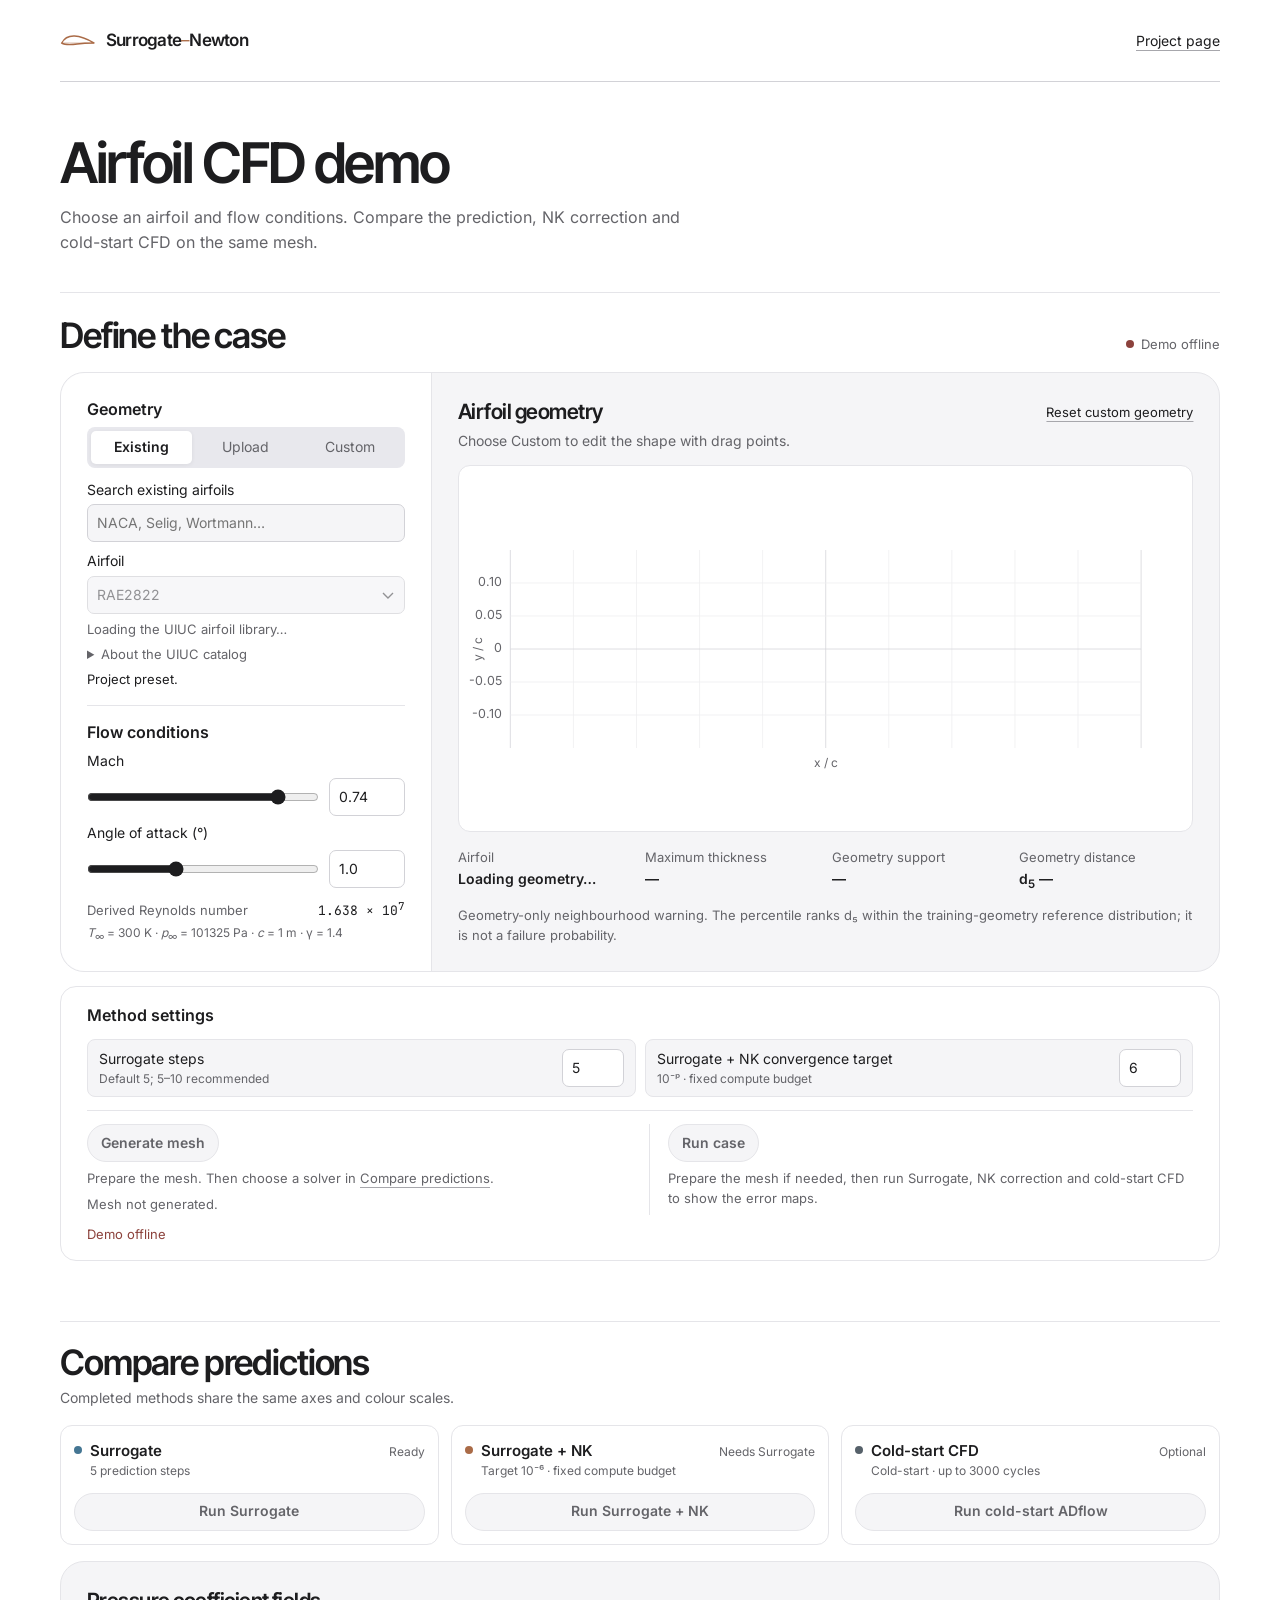
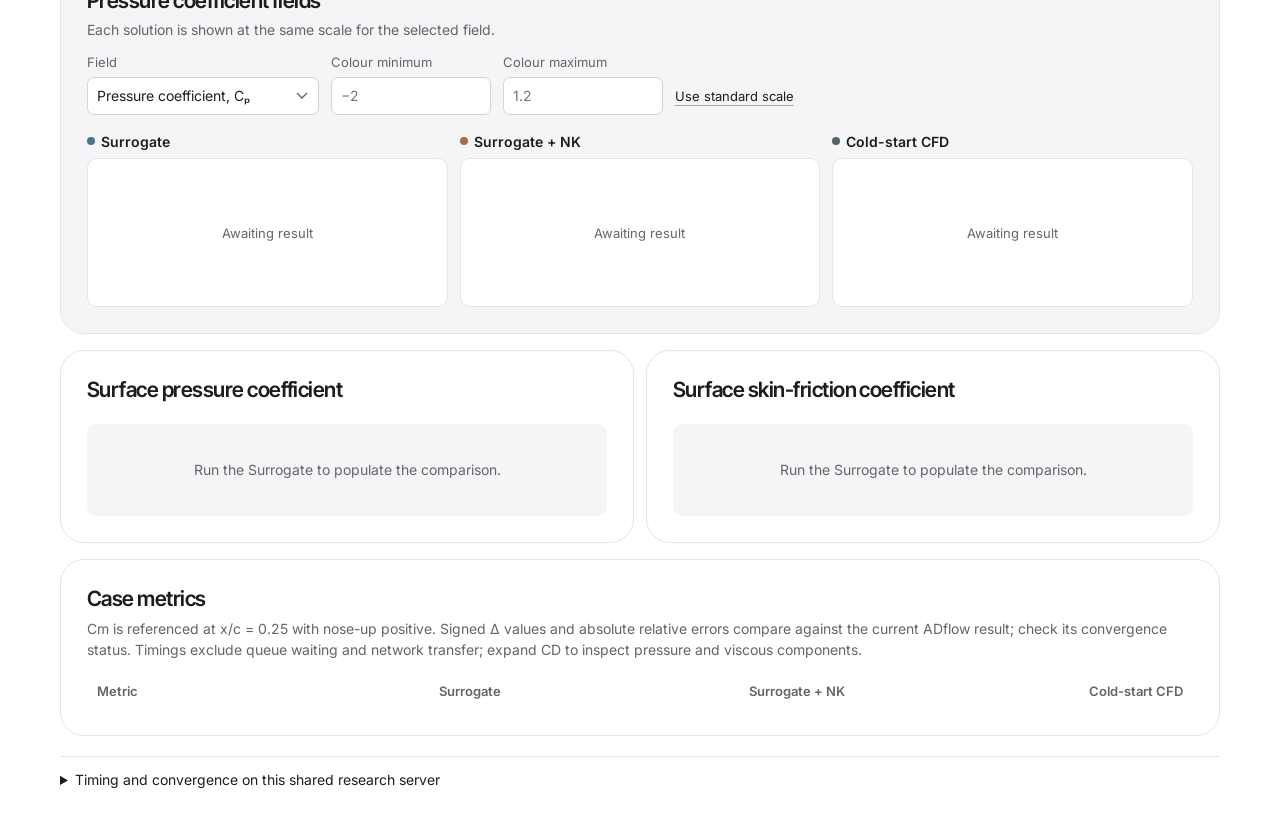
<file: demo/index.html>
<!doctype html>
<html lang="en">
  <head>
    <meta charset="utf-8">
    <meta name="viewport" content="width=device-width, initial-scale=1">
    <meta name="description" content="Compare airfoil flow predictions, NK correction, and cold-start CFD.">
    <meta name="cfd-api-base" content="https://hunting-estimator-replace.ngrok-free.dev">
    <title>Surrogate–Newton CFD · Airfoil CFD demo</title>
    <link rel="icon" href="./assets/favicon.svg" type="image/svg+xml">
    <link rel="stylesheet" href="./styles.css?v=run-controls">
    <link rel="stylesheet" href="./field-display.css?v=cp1">
  </head>
  <body class="demo-page">
    <a class="skip-link" href="#main">Skip to content</a>
    <header class="project-header demo-shell">
      <a class="brand" href="../" aria-label="Surrogate–Newton project page">
        <svg viewBox="0 0 42 24" aria-hidden="true"><path d="M2 15C8 3 23 5 40 15C22 14 10 20 2 15Z" fill="none" stroke="currentColor" stroke-width="1.6"/><path d="M2 15H40" stroke="currentColor" stroke-width=".6"/></svg>
        <span>Surrogate<span class="brand-dash">–</span>Newton</span>
      </a>
      <a class="project-link" href="../">Project page</a>
    </header>
    <main class="demo-shell" id="main">
      <header class="demo-masthead">
        <h1>Airfoil CFD demo</h1>
        <p>Choose an airfoil and flow conditions. Compare the prediction, NK correction and cold-start CFD on the same mesh.</p>
      </header>

      <section id="active-job" class="active-job" aria-live="polite" hidden>
        <div class="active-job-summary">
          <span class="job-pulse" aria-hidden="true"></span>
          <div><strong id="active-job-title">Compute job</strong><span id="active-job-detail">Waiting for scheduler…</span></div>
        </div>
        <div class="active-job-actions">
          <span id="active-job-position"></span>
          <button id="cancel-job" class="text-button" type="button">Cancel job</button>
        </div>
      </section>

      <section class="demo-section case-section" aria-labelledby="case-heading">
        <div class="section-heading case-heading">
          <h2 id="case-heading">Define the case</h2>
          <div id="system-status" class="runtime-status" role="status" data-state="pending"><span class="status-dot" aria-hidden="true"></span><span>Connecting to the solver…</span></div>
        </div>
        <div class="case-layout">
          <div class="case-controls">
            <div class="control-group geometry-source-group">
              <h3 class="control-label">Geometry</h3>
              <div class="mode-tabs" role="tablist" aria-label="Geometry source">
                <button class="mode-tab active" data-mode="existing" role="tab" aria-selected="true">Existing</button>
                <button class="mode-tab" data-mode="upload" role="tab" aria-selected="false">Upload</button>
                <button class="mode-tab" data-mode="custom" role="tab" aria-selected="false">Custom</button>
              </div>
              <div class="mode-panel" data-panel="existing">
                <label for="airfoil-search">Search existing airfoils</label>
                <input id="airfoil-search" type="search" placeholder="NACA, Selig, Wortmann…" autocomplete="off" disabled>
                <label for="airfoil-preset">Airfoil</label>
                <select id="airfoil-preset" disabled><optgroup label="Project presets"><option value="local:rae2822">RAE2822</option><option value="local:oat15a">OAT15A</option></optgroup></select>
                <p id="airfoil-catalog-status" class="control-help">Loading the UIUC airfoil library…</p>
                <details class="catalog-note"><summary>About the UIUC catalog</summary><p>The UIUC catalog was not explicitly included as a named training dataset. Geometry support measures proximity to the training shapes.</p></details>
                <p id="airfoil-description" class="airfoil-description">Project preset.</p>
                <a id="airfoil-source" class="airfoil-source" href="https://m-selig.ae.illinois.edu/ads.html" target="_blank" rel="noreferrer" hidden>UIUC coordinate source ↗</a>
              </div>
              <div class="mode-panel" data-panel="upload" hidden>
                <div class="upload-row"><label class="file-button" for="coordinate-file">Choose coordinate file</label><input id="coordinate-file" type="file" accept=".dat,.txt,.csv,text/plain"><a href="./example-airfoil.dat" download>Download example</a></div>
                <p class="control-help">The example contains separate <code>zone upper</code> and <code>zone lower</code> x–y sections.</p>
              </div>
              <div class="mode-panel" data-panel="custom" hidden>
                <label class="horizontal-setting custom-setting" for="handle-count"><span>Internal drag points<small>Per surface</small></span><input id="handle-count" type="number" min="3" max="16" step="1" value="6"></label>
                <p class="control-help">Cosine-spaced points deform the surface smoothly; the leading and trailing edges remain fixed.</p>
              </div>
            </div>

            <div class="control-group flow-controls">
              <h3 class="control-label">Flow conditions</h3>
              <div class="range-control"><label for="mach-range">Mach</label><input id="mach-range" type="range" min="0.4" max="0.8" step="0.01" value="0.74"><input id="mach" type="number" required aria-label="Mach value" min="0.4" max="0.8" step="0.01" value="0.74"></div>
              <div class="range-control"><label for="aoa-range">Angle of attack (°)</label><input id="aoa-range" type="range" min="-2" max="6" step="0.1" value="1.0"><input id="aoa" type="number" required aria-label="Angle of attack in degrees" min="-2" max="6" step="0.1" value="1.0"></div>
              <div class="reference-state-readout" aria-label="Fixed thermodynamic reference state">
                <span>Derived Reynolds number</span><strong id="reynolds-value">1.638 × 10<sup>7</sup></strong>
                <small><i>T</i><sub>∞</sub> = 300 K · <i>p</i><sub>∞</sub> = 101325 Pa · <i>c</i> = 1 m · γ = 1.4</small>
              </div>
            </div>

          </div>

          <div class="geometry-panel">
            <div class="panel-title-row"><div><h3 id="editor-title">Airfoil geometry</h3><p>Choose Custom to edit the shape with drag points.</p></div><button id="reset-geometry" class="text-button">Reset custom geometry</button></div>
            <div id="geometry-editor" class="geometry-editor">
              <svg id="airfoil-svg" viewBox="0 0 1000 360" role="img" aria-label="Editable airfoil geometry"><g class="editor-grid"></g><path id="airfoil-fill" class="airfoil-fill"></path><path id="upper-path" class="surface-path"></path><path id="lower-path" class="surface-path"></path><g id="handle-lines" class="handle-lines"></g><g id="upper-handles" class="handles"></g><g id="lower-handles" class="handles"></g></svg>
              <span class="x-axis-label">x / c</span><span class="y-axis-label">y / c</span>
            </div>
            <div class="geometry-readout">
              <div><span>Airfoil</span><strong id="geometry-name">Loading geometry…</strong></div>
              <div><span>Maximum thickness</span><strong id="thickness-value">—</strong></div>
              <div><span>Geometry support</span><strong id="ood-badge">—</strong></div>
              <div><span>Geometry distance</span><strong id="d5-value">d<sub>5</sub> —</strong></div>
              <small id="fit-note">Geometry-only neighbourhood warning. The percentile ranks d₅ within the training-geometry reference distribution; it is not a failure probability.</small>
            </div>
          </div>
        </div>
        <div class="method-bar" aria-label="Method settings and run controls">
          <div class="method-bar-heading"><strong>Method settings</strong></div>
          <div class="method-setting-grid">
            <label class="horizontal-setting" for="surrogate-steps"><span>Surrogate steps<small>Default 5; 5–10 recommended</small></span><input id="surrogate-steps" type="number" required min="1" max="20" step="1" value="5"></label>
            <label class="horizontal-setting" for="nk-stop-exponent"><span>Surrogate + NK convergence target<small>10⁻ᵖ · fixed compute budget</small></span><input id="nk-stop-exponent" aria-label="NK correction convergence exponent p" type="number" required min="4" max="10" step="1" value="6"></label>
          </div>
          <div class="case-run-actions">
            <div class="case-run-option">
              <button id="mesh-button" class="action-button" type="button" aria-describedby="mesh-description" disabled>Generate mesh</button>
              <p id="mesh-description" class="case-run-description">Prepare the mesh. Then choose a solver in <a href="#results-heading">Compare predictions</a>.</p>
              <div id="mesh-status" class="mesh-status">Mesh not generated.</div>
            </div>
            <div class="case-run-option">
              <button id="run-case" class="action-button primary-button" type="button" aria-describedby="run-case-description" disabled>Run case</button>
              <p id="run-case-description" class="case-run-description">Prepare the mesh if needed, then run Surrogate, NK correction and cold-start CFD to show the error maps.</p>
            </div>
          </div>
          <p id="case-message" class="case-message" role="status" aria-live="polite">Preparing the local workspace.</p>
        </div>
      </section>

      <section class="demo-section results-section" aria-labelledby="results-heading">
        <div class="section-heading">
          <div><h2 id="results-heading">Compare predictions</h2><p>Completed methods share the same axes and colour scales.</p></div>
        </div>
        <div class="stage-summary" aria-label="Available solution stages">
          <article id="stage-surrogate" class="stage-card active"><i aria-hidden="true"></i><div><strong>Surrogate</strong><span id="surrogate-stage-detail">5 prediction steps</span></div><small class="stage-state">Ready</small>
            <button id="predict-button" class="action-button surrogate-run" disabled>Run Surrogate</button>
          </article>
          <article id="stage-recovery" class="stage-card"><i aria-hidden="true"></i><div><strong>Surrogate + NK</strong><span id="nk-stage-detail">Target 10⁻⁶ · fixed compute budget</span></div><small class="stage-state">Needs Surrogate</small>
            <button id="recover-button" class="action-button nk-run" disabled>Run Surrogate + NK</button>
          </article>
          <article id="stage-reference" class="stage-card"><i aria-hidden="true"></i><div><strong>Cold-start CFD</strong><span>Cold-start · up to 3000 cycles</span></div><small class="stage-state">Optional</small>
            <button id="reference-button" class="action-button adflow-run" disabled>Run cold-start ADflow</button>
          </article>
        </div>

        <article class="result-panel fields-panel">
          <div class="result-heading field-heading"><div><h3 id="field-title">Pressure coefficient fields</h3><p>Each solution is shown at the same scale for the selected field.</p></div></div>
          <div class="field-toolbar">
            <label for="field-channel"><span>Field</span><select id="field-channel"><option value="cp" selected>Pressure coefficient, Cₚ</option><option value="density">Density</option><option value="velocity_x">Velocity X</option><option value="velocity_y">Velocity Y</option><option value="pressure">Pressure ratio, p/p∞</option><option value="sa_nu_tilde">SA working variable</option></select></label>
            <label id="color-min" for="field-scale-min"><span>Colour minimum</span><input id="field-scale-min" type="number" step="any" placeholder="−2"></label>
            <label id="color-max" for="field-scale-max"><span>Colour maximum</span><input id="field-scale-max" type="number" step="any" placeholder="1.2"></label>
            <button id="field-scale-auto" class="text-button" type="button">Use standard scale</button>
          </div>
          <div class="field-grid">
            <figure class="field-item" data-solution="surrogate"><figcaption>Surrogate</figcaption><div><canvas id="field-surrogate" aria-label="Surrogate field"></canvas><p id="field-surrogate-empty" class="field-placeholder">Awaiting result</p></div></figure>
            <figure class="field-item" data-solution="recovery"><figcaption>Surrogate + NK</figcaption><div><canvas id="field-recovery" aria-label="Field after NK correction"></canvas><p id="field-recovery-empty" class="field-placeholder">Awaiting result</p></div></figure>
            <figure class="field-item" data-solution="reference"><figcaption>Cold-start CFD</figcaption><div><canvas id="field-reference" aria-label="ADflow field"></canvas><p id="field-reference-empty" class="field-placeholder">Awaiting result</p></div></figure>
          </div>
          <div id="shared-colorbar" class="field-colorbar" role="img" hidden><span class="field-colorbar-title"></span><div class="field-colorbar-gradient"></div><div class="field-colorbar-ticks"></div></div>
          <div id="error-section" class="error-section" hidden>
            <div class="error-heading"><div><h4 id="error-title">Signed pressure coefficient error</h4><p id="error-description">Field minus cold-start CFD.</p></div></div>
            <div class="error-toolbar">
              <label id="cp-error-options" for="cp-error-mode"><span>Error display</span><select id="cp-error-mode"><option value="signed">Signed ΔCₚ</option><option value="absolute">Absolute |ΔCₚ|</option></select></label>
              <label id="error-min" for="error-scale-min"><span>Error minimum</span><input id="error-scale-min" type="number" step="any" placeholder="Auto"></label>
              <label id="error-max" for="error-scale-max"><span>Error maximum</span><input id="error-scale-max" type="number" step="any" placeholder="Auto"></label>
              <button id="error-scale-auto" class="text-button" type="button">Use automatic limits</button>
            </div>
            <div class="error-grid">
              <figure class="field-item" data-solution="surrogate"><figcaption>Surrogate error <span id="surrogate-error-mse"></span></figcaption><div><canvas id="error-surrogate" aria-label="Surrogate field error"></canvas></div></figure>
              <figure class="field-item" data-solution="recovery"><figcaption>Surrogate + NK error <span id="recovery-error-mse"></span></figcaption><div><canvas id="error-recovery" aria-label="Field error after NK correction"></canvas></div></figure>
            </div>
            <div id="error-colorbar" class="field-colorbar" role="img" hidden><span class="field-colorbar-title"></span><div class="field-colorbar-gradient"></div><div class="field-colorbar-ticks"></div></div>
          </div>
        </article>

        <div class="surface-plot-grid">
          <article class="result-panel cp-panel">
            <div class="result-heading"><div><h3>Surface pressure coefficient</h3></div><div id="cp-legend" class="plot-legend"></div></div>
            <div class="plot-frame"><svg id="cp-chart" viewBox="0 0 900 410" role="img" aria-label="Pressure coefficient comparison"><g class="chart-grid"></g><g class="chart-series"></g><g class="chart-labels"></g></svg><p class="empty-plot" id="cp-empty">Run the Surrogate to populate the comparison.</p></div>
          </article>
          <article class="result-panel cf-panel">
            <div class="result-heading"><div><h3>Surface skin-friction coefficient</h3></div><div id="cf-legend" class="plot-legend"></div></div>
            <div class="plot-frame"><svg id="cf-chart" viewBox="0 0 900 410" role="img" aria-label="Skin-friction coefficient comparison"><g class="chart-grid"></g><g class="chart-series"></g><g class="chart-labels"></g></svg><p class="empty-plot" id="cf-empty">Run the Surrogate to populate the comparison.</p></div>
          </article>
        </div>

        <article class="result-panel metric-panel">
          <div class="result-heading"><div><h3>Case metrics</h3><p>Cm is referenced at x/c = 0.25 with nose-up positive. Signed Δ values and absolute relative errors compare against the current ADflow result; check its convergence status. Timings exclude queue waiting and network transfer; expand CD to inspect pressure and viscous components.</p></div></div>
          <div class="metric-table-wrap"><table class="comparison-table"><thead><tr><th>Metric</th><th>Surrogate</th><th>Surrogate + NK</th><th>Cold-start CFD</th></tr></thead><tbody id="comparison-body"></tbody></table></div>
        </article>
      </section>
      <footer class="demo-footer">
        <details class="resource-notice"><summary>Timing and convergence on this shared research server</summary><p><strong>Timing on this shared research server.</strong> Limited hardware and queueing can make this public Demo slower than the formal benchmark setting. Cold-start ADflow convergence is case-dependent and its wall time may fluctuate substantially, typically from 10–100 s; Surrogate + NK typically takes 3–10 s. Optimization speedup is likewise strongly dependent on the case and optimization trajectory. Queue waiting time is reported separately from solver wall time. Reaching a residual target does not itself guarantee aerodynamic-coefficient accuracy.</p></details>
      </footer>
    </main>
    <script src="./field-display.js?v=cp3"></script>
    <script src="./app.js?v=surface-axis"></script>
  </body>
</html>
</file>
<file: style.css>
@font-face{font-family:'Inter';font-style:normal;font-weight:400;font-display:swap;src:url('assets/inter-400.woff2') format('woff2')}
@font-face{font-family:'Inter';font-style:normal;font-weight:500;font-display:swap;src:url('assets/inter-500.woff2') format('woff2')}
@font-face{font-family:'Inter';font-style:normal;font-weight:600;font-display:swap;src:url('assets/inter-600.woff2') format('woff2')}
@font-face{font-family:'Inter Tight';font-style:normal;font-weight:600;font-display:swap;src:url('assets/inter-tight-600.woff2') format('woff2')}
@font-face{font-family:'JetBrains Mono';font-style:normal;font-weight:400;font-display:swap;src:url('assets/jetbrains-mono-400.woff2') format('woff2')}
@font-face{font-family:'JetBrains Mono';font-style:normal;font-weight:500;font-display:swap;src:url('assets/jetbrains-mono-500.woff2') format('woff2')}
:root{--paper:#ffffff;--white:#fff;--ink:#1d1d1f;--muted:#6e6e73;--line:#d2d2d7;--blue:#447693;--copper:#aa6b47;--mono:'JetBrains Mono',ui-monospace,Menlo,Consolas,monospace;--sans:'Inter','Helvetica Neue',Arial,sans-serif;--display:'Inter Tight','Inter','Helvetica Neue',Arial,sans-serif;--ease:cubic-bezier(.2,.65,.3,1)}
*{box-sizing:border-box}html{scroll-behavior:smooth;scroll-padding-top:100px}body{margin:0;color:var(--ink);background:var(--paper);font-family:var(--sans);-webkit-font-smoothing:antialiased}a{color:inherit;text-decoration:none}button,input{font:inherit}button{color:inherit;cursor:pointer}button,a,input{-webkit-tap-highlight-color:transparent}button{border:0}a:focus-visible,button:focus-visible,input:focus-visible,canvas:focus-visible{outline:2px solid var(--copper);outline-offset:5px}[hidden]{display:none!important}::selection{background:#d9c6b6;color:var(--ink)}img{max-width:100%;display:block}button{background:none}p{line-height:1.6}svg{display:block}h1,h2,h3,p{margin:0}h1,h2,h3{font-weight:500}.wrap{max-width:1240px;margin:auto;width:calc(100% - 112px)}.wrap-wide{max-width:1480px;margin:auto;width:calc(100% - 48px)}.section{padding:114px 0}.eyebrow,.small-label{font-family:var(--mono);font-size:10px;font-weight:400;letter-spacing:.12em;line-height:1.5}.eyebrow{margin-bottom:25px;color:#1d1d1f}.small-label{color:var(--muted)}.section-heading{display:flex;align-items:flex-end;justify-content:space-between;gap:40px;margin-bottom:49px}h2{font-size:clamp(34px,4.35vw,61px);line-height:1.08;letter-spacing:-.052em}.heading-note{font-size:14px;line-height:1.7;color:var(--muted);padding-bottom:4px;max-width:340px}.blue{color:var(--blue)}.copper{color:var(--copper)}.skip{position:fixed;left:20px;top:-80px;background:var(--ink);color:white;padding:15px;z-index:200}.skip:focus{top:12px}
.site-header{height:82px;position:absolute;top:0;width:100%;z-index:10}.nav{height:82px;display:flex;align-items:center;justify-content:space-between;border-bottom:1px solid #d2d2d7;gap:20px}.brand{display:flex;align-items:center;gap:10px;font-size:17px;font-weight:600;letter-spacing:-.05em;white-space:nowrap}.brand svg{width:36px;height:25px;color:var(--copper)}.brand-dash{font-weight:400;color:var(--copper)}.nav-links{display:flex;gap:28px;font-size:12px;color:#1d1d1f}.nav-links a:hover{color:var(--copper)}.nav-paper{font-size:12px;display:flex;gap:25px;align-items:center}.nav-paper span{font-size:18px}.hero{padding-top:146px;overflow:hidden}.hero-copy{text-align:center;position:relative;z-index:2}.hero .eyebrow{display:flex;align-items:center;justify-content:center;gap:10px;font-size:9px;margin-bottom:26px;letter-spacing:.13em}.status-dot{width:5px;height:5px;background:var(--copper);border-radius:50%;display:inline-block}.eyebrow-divider{margin:0 3px;color:#aaa}.hero h1{font-size:clamp(56px,7.8vw,108px);line-height:1.00;letter-spacing:-.072em;font-weight:500}.hero h1>span{color:var(--copper)}.hero-lede{font-size:15px;color:#1d1d1f;line-height:1.6;margin-top:24px;letter-spacing:-.015em}.hero-actions{display:flex;justify-content:center;gap:27px;align-items:center;margin-top:27px}.button{display:inline-flex;align-items:center;justify-content:space-between;gap:35px;min-height:45px;border-radius:4px;padding:0 20px;font-size:12px;transition:background .25s,transform .25s}.button.dark{background:var(--ink);color:#fff}.button.dark:hover{background:#333336;transform:translateY(-2px)}.button span{font-size:17px}.text-link{font-size:12px;display:inline-flex;gap:22px;align-items:center}.text-link:hover{color:var(--copper)}.text-link span{font-size:17px}.hero-scene{height:450px;margin-top:-1px;position:relative;isolation:isolate}.wing-canvas{position:absolute;width:100%;height:100%;inset:0;cursor:grab;touch-action:pan-y;z-index:2}.wing-canvas:active{cursor:grabbing}.wing-shadow{position:absolute;left:25%;right:25%;height:45px;bottom:92px;background:#6e6e73;filter:blur(35px);opacity:.13;border-radius:50%;transform:rotate(-5deg);z-index:-1}.scene-grid{position:absolute;left:10%;right:10%;top:120px;bottom:5px;opacity:.24;transform:perspective(550px) rotateX(62deg);background-image:linear-gradient(#d2d2d7 1px,transparent 1px),linear-gradient(90deg,#d2d2d7 1px,transparent 1px);background-size:55px 55px;mask-image:radial-gradient(ellipse,#000 0%,transparent 68%);z-index:-1}.scene-label{position:absolute;left:8%;top:79px;display:flex;align-items:flex-start;gap:12px;font-family:var(--mono);font-size:8px;letter-spacing:.09em;line-height:1.7;color:#1d1d1f;z-index:3;pointer-events:none}.scene-label strong{font:400 11px var(--sans);letter-spacing:0;color:#1d1d1f;display:block;margin-top:5px}.tiny-square{width:6px;height:6px;border:1px solid #86868b;margin-top:3px}.scene-tools{position:absolute;bottom:26px;left:50%;transform:translateX(-50%);display:flex;gap:12px;align-items:center;z-index:4}.segmented{display:inline-flex;align-items:center;padding:4px;background:#e8e8ed;border-radius:5px;gap:3px}.segmented button{border-radius:3px;font-size:10px;padding:10px 14px;white-space:nowrap;color:#1d1d1f;transition:background .2s,color .2s,box-shadow .2s}.segmented button.selected{background:#fff;color:var(--ink);box-shadow:0 1px 4px #2221}.circle-button{border:1px solid #d2d2d7;border-radius:50%;height:35px;width:35px;font-size:14px;display:inline-flex;align-items:center;justify-content:center;flex-shrink:0}.circle-button:hover{background:#e8e8ed}.scene-tools .circle-button{font-size:11px}.drag-hint{position:absolute;right:8%;top:90px;font:8px var(--mono);letter-spacing:.1em;color:#1d1d1f;z-index:3;pointer-events:none}.drag-hint span{margin-left:13px}.scene-scale{position:absolute;right:8%;bottom:35px;display:flex;align-items:center;gap:8px;font:7px var(--mono);letter-spacing:.08em;color:#1d1d1f;z-index:3;pointer-events:none}.scene-scale i{width:70px;height:3px;background:linear-gradient(90deg,#23517c,#97b4bb,#e7e3d5,#ba8355)}.hero-bottom{display:flex;justify-content:space-between;align-items:center;border-top:1px solid var(--line);padding:22px 0;color:#1d1d1f;font-size:10px}.hero-bottom a{display:flex;gap:25px;color:#1d1d1f}.wing-fallback{position:absolute;inset:50px 15% 60px;border-radius:50%;overflow:hidden}
.highlights{padding-top:104px}.highlights-grid{display:grid;grid-template-columns:repeat(3,1fr);gap:18px}.highlight{position:relative;min-height:410px;padding:25px 28px 24px;background:#f5f5f7;border-radius:6px;display:flex;flex-direction:column;overflow:hidden;transition:transform .35s var(--ease),box-shadow .35s}.highlight:hover{transform:translateY(-6px);box-shadow:0 15px 35px #00000009}.highlight-top{display:flex;justify-content:space-between;align-items:center;margin-bottom:24px}.highlight-top .small-label{font-size:8px}.round-arrow{border:1px solid #d2d2d7;border-radius:50%;width:27px;height:27px;display:grid;place-items:center;font-size:13px;color:#1d1d1f}.highlight h3{font-size:31px;line-height:1.12;letter-spacing:-.045em}.highlight p{font-size:11px;color:#1d1d1f;margin-top:13px}.card-caption{font-size:9px;color:#1d1d1f;margin-top:auto;padding-top:22px}.accuracy-art{position:relative;width:100%;margin:31px auto 13px}.accuracy-art>span{font:8px var(--mono);letter-spacing:.1em;color:#1d1d1f;display:block;margin-bottom:14px}.error-line{display:flex;gap:10px;align-items:center;color:var(--blue);position:relative;z-index:1}.error-line b{font-size:23px;font-weight:400;letter-spacing:-.05em}.error-line sup{font-size:12px}.error-line i{height:5px;width:5px;background:currentColor;border-radius:50%}.accuracy-art svg{height:55px;width:90%;margin:-4px 0 -4px 15px}.error-line.copper{color:var(--copper);justify-content:flex-end}.speed{background:#f5f5f7}.speed-art{display:flex;gap:30px;margin-top:auto;padding-top:37px}.speed-art>div{display:flex;flex-direction:column;gap:12px}.speed-art>div+div{border-left:1px solid #d2d2d7;padding-left:29px}.speed-number{font-size:64px;line-height:1;letter-spacing:-.075em;color:#1d1d1f}.speed-number>span{font-size:27px;color:#1d1d1f}.speed-art>div>span:last-child{font:8px var(--mono);letter-spacing:.1em;color:#1d1d1f}.design-card{background:#f5f5f7}.design-art{position:relative;margin-top:17px;flex:1;min-height:148px}.design-art svg{position:absolute;left:0;top:-6px;width:100%;height:145px;opacity:.8}.design-number{position:absolute;bottom:0;right:0;background:#f5f5f7;padding-left:8px;font-size:52px;letter-spacing:-.07em;color:#a16a48}
.explore{background:#ffffff}.explorer{background:#ffffff;border:1px solid #d2d2d7;border-radius:7px;overflow:hidden}.explorer-top{padding:27px 30px 23px;display:flex;justify-content:space-between;align-items:center;border-bottom:1px solid #d2d2d7}.explorer-top .small-label{font-size:8px}.explorer-top h3{font-size:20px;margin-top:7px;letter-spacing:-.035em}.case-controls{display:flex;align-items:center;gap:14px}.case-controls>span{font:9px var(--mono);color:#1d1d1f}.explorer-grid{display:grid;grid-template-columns:285px 1fr}.geometry-sidebar{padding:28px 26px;border-right:1px solid #d2d2d7;display:flex;flex-direction:column;justify-content:center}.geometry-sidebar>svg{width:100%;height:120px;overflow:visible}#shape-path{fill:#e8e8ed;stroke:#6e6e73;stroke-width:1.4}.geometry-name{display:flex;flex-direction:column;gap:5px;margin-top:15px}.geometry-name strong{font-size:13px;font-weight:500;letter-spacing:-.02em}.geometry-name>span{font-size:10px;color:#1d1d1f}.geometry-track{display:flex;justify-content:space-between;margin:25px 0 24px;position:relative}.geometry-track:before{content:'';position:absolute;top:5px;left:8px;right:8px;height:1px;background:#d2d2d7}.geometry-track button{font:8px var(--mono);color:#1d1d1f;position:relative;padding:0 5px;display:flex;flex-direction:column;align-items:center;gap:10px}.geometry-track button span{display:block;width:11px;height:11px;border:2px solid #ffffff;background:#d2d2d7;border-radius:50%;box-shadow:0 0 0 1px #d2d2d7}.geometry-track button.active{color:var(--copper)}.geometry-track button.active span{background:var(--copper);box-shadow:0 0 0 1px var(--copper)}.geometry-stat{padding-top:20px;border-top:1px solid #d2d2d7}.geometry-stat>span{font-size:9px;color:#1d1d1f}.geometry-stat>strong{font-size:27px;font-weight:400;letter-spacing:-.04em;display:block;margin-top:10px}.geometry-stat>strong>span{font:10px var(--mono);letter-spacing:0;color:#1d1d1f}.geometry-condition{display:flex;gap:12px;font:8px var(--mono);color:#1d1d1f;margin-top:21px;white-space:nowrap}.geometry-condition b{font-weight:400;color:#1d1d1f}.comparison-area{min-width:0;display:flex;flex-direction:column}.comparison-image{position:relative;flex:1;min-height:340px;overflow:hidden;background:#86868b}.comparison-image>img,.comparison-after>img{width:100%;height:100%;object-fit:cover;position:absolute;inset:0;pointer-events:none;user-select:none}.comparison-after{position:absolute;inset:0;clip-path:inset(0 50% 0 0);pointer-events:none}.comparison-line{position:absolute;left:50%;height:100%;top:0;width:1px;background:#fff;z-index:2;pointer-events:none}.comparison-line>span{width:34px;height:34px;border-radius:50%;background:#ffffff;position:absolute;left:50%;top:50%;transform:translate(-50%,-50%);display:grid;place-items:center;box-shadow:0 2px 20px #00000030;color:#1d1d1f;font-size:17px}.comparison-image input{position:absolute;inset:0;z-index:3;width:100%;height:100%;opacity:0;cursor:ew-resize;margin:0}.comparison-image input:focus-visible{opacity:.06}.field-tag{position:absolute;top:20px;z-index:4;pointer-events:none;font:8px var(--mono);letter-spacing:.08em;background:#ffffffeb;border:1px solid #d2d2d7;padding:7px 9px;border-radius:3px}.tag-left{left:18px;color:var(--copper)}.tag-right{right:18px;color:var(--blue)}.comparison-footer{padding:17px 20px;font-size:9px;display:flex;justify-content:space-between;gap:10px;background:#f5f5f7}.subtle{color:#1d1d1f;margin-left:4px}.comparison-instruction{color:#1d1d1f}.comparison-instruction>span{margin-left:10px}.explorer-bottom{display:flex;align-items:center;justify-content:space-between;padding:21px 30px;border-top:1px solid #d2d2d7}.error-readout{display:flex;align-items:center;gap:21px}.error-readout>span:first-child{font:8px var(--mono);letter-spacing:.1em;color:#1d1d1f}.error-readout b{font:400 14px var(--mono);letter-spacing:-.04em}.readout-arrow{font-size:17px;color:#1d1d1f}.text-button{font-size:10px;display:flex;align-items:center;gap:15px;padding:0}.text-button:hover{color:var(--copper)}.text-button span{font-size:16px}.under-explorer{font-size:9px;display:flex;align-items:center;gap:9px;color:#1d1d1f;margin-top:22px}.under-explorer .copper-dot{margin-left:17px}.under-explorer-right{margin-left:auto}.blue-dot,.copper-dot,.grey-dot{display:inline-block;width:5px;height:5px;border-radius:50%;flex-shrink:0;background:var(--blue)}.copper-dot{background:var(--copper)}.grey-dot{background:#86868b}
.method-intro{text-align:center}.method-intro>p:last-child{font-size:14px;line-height:1.7;color:#1d1d1f;margin-top:23px}.method-flow{display:grid;grid-template-columns:1fr 35px 1fr 35px 1fr 35px 1fr;margin-top:64px;align-items:center}.method-step{position:relative;text-align:center}.method-index{position:absolute;top:0;left:12px;font:9px var(--mono);color:#1d1d1f}.method-visual{height:123px;display:flex;align-items:center;justify-content:center;margin-bottom:23px}.method-visual>svg{width:90%;height:90px}.method-step h3{font-size:20px;letter-spacing:-.03em}.method-step p{font-size:10px;color:#1d1d1f;margin-top:9px}.flow-arrow{color:#1d1d1f;font-size:22px;align-self:start;margin-top:53px;text-align:center}.field-mini{overflow:hidden;padding:15px 5px}.field-mini>img{width:100%;height:95px;object-fit:cover;border-radius:50%}.residual-visual{position:relative;display:flex;flex-direction:column;gap:9px;padding:20px}.residual-visual>span{font:13px var(--mono);color:var(--copper);margin-bottom:8px}.residual-visual i{height:3px;width:90px;background:#bf95764d;transform-origin:left}.residual-visual i:nth-child(3){width:62px;background:#bf957675}.residual-visual i:nth-child(4){width:36px;background:#bf9576b0}.residual-visual i:nth-child(5){width:12px;background:var(--copper)}.converged-visual svg{width:68px;height:68px;fill:none;stroke:#6e6e73;stroke-width:1.3}.converged-visual svg path{stroke-width:1.7}.convergence{display:grid;grid-template-columns:340px 1fr;gap:70px;padding-top:75px;border-top:1px solid var(--line);margin-top:76px}.convergence-copy .small-label{font-size:8px}.convergence-copy h3{font-size:31px;line-height:1.17;letter-spacing:-.045em;margin-top:16px}.convergence-copy p{font-size:12px;line-height:1.7;color:#1d1d1f;margin-top:18px;max-width:260px}.time-comparison{margin-top:29px;display:flex;flex-direction:column;gap:14px}.time-comparison>div{font-size:10px;color:#1d1d1f;display:flex;align-items:center;gap:8px}.time-comparison strong{font-size:20px;color:#1d1d1f;font-weight:400;margin-left:auto;font-feature-settings:'tnum';letter-spacing:-.04em}.time-comparison small{font-size:11px}.time-comparison>div:last-child strong{color:var(--copper)}.chart-caption{font-size:8px;color:#1d1d1f;display:block;margin-top:17px}.convergence-chart{min-width:0;align-self:center}.chart-top{display:flex;align-items:center;justify-content:space-between;margin-bottom:12px;color:#1d1d1f;font:8px var(--mono);letter-spacing:.1em}.convergence-chart>svg{width:100%;overflow:visible}.chart-legend{display:flex;justify-content:center;gap:25px;font-size:9px;color:#1d1d1f}.chart-legend>span{display:flex;align-items:center;gap:7px}.legend-line{display:inline-block;height:2px;width:15px;background:#86868b}.legend-line.copper{background:var(--copper)}.trace{stroke-dasharray:1800;stroke-dashoffset:0}.trace.replaying{animation:traceDraw 2.3s var(--ease) both}@keyframes traceDraw{from{stroke-dashoffset:1800}to{stroke-dashoffset:0}}
.design-section{background:#ffffff}.screening{border-top:1px solid #d2d2d7;border-bottom:1px solid #d2d2d7;padding:32px 0 23px}.screening-head{display:flex;align-items:center;justify-content:space-between;gap:20px}.screening-head .small-label{font-size:8px}.screening-head h3{font-size:19px;letter-spacing:-.035em;margin-top:8px}.screening-head .segmented{background:#e8e8ed}.candidate-grid{display:grid;grid-template-columns:repeat(8,1fr);gap:10px;margin:30px 0 23px}.candidate{position:relative;height:77px;border:1px solid #d2d2d7;border-radius:4px;display:flex;align-items:center;justify-content:center;transition:background .4s,border-color .4s,transform .4s;background:#f5f5f7}.candidate svg{width:85%;height:46px;transition:color .4s;color:#8b9d9f}.candidate>span{position:absolute;left:8px;top:7px;font:7px var(--mono);color:#1d1d1f}.candidate:after{content:'✓';position:absolute;right:6px;bottom:5px;font-size:10px;opacity:0;color:var(--copper);transition:opacity .3s}.candidate.chosen{background:#e9dccc;border-color:#c4a589}.candidate.chosen svg{color:var(--copper)}.candidate.chosen>span{color:#b69270}.candidate.chosen:after{opacity:1}.screening-footer{display:flex;align-items:center;justify-content:space-between;gap:15px}.screening-legend{display:flex;gap:25px;font-size:9px;color:#1d1d1f}.screening-legend>span{display:flex;align-items:center;gap:7px}.screening-legend b{font-weight:400}.screening-footer .small-label{font-size:7px;color:#1d1d1f}.design-story{display:grid;grid-template-columns:1fr 1fr;gap:100px;margin-top:67px;align-items:center}.design-story>div:first-child{display:flex;align-items:center;gap:35px}.story-number{font-size:103px;line-height:1;font-weight:400;color:var(--copper);letter-spacing:-.085em;white-space:nowrap}.story-number>span{font-size:51px}.design-story>div:first-child p{font-size:12px;line-height:1.6;color:#1d1d1f}.story-detail h3{font-size:27px;line-height:1.2;letter-spacing:-.04em}.story-detail p{font-size:12px;line-height:1.8;color:#1d1d1f;margin-top:17px;max-width:370px}.story-detail .text-link{margin-top:23px;font-size:10px}
.try-section{overflow:hidden;background:#ffffff;padding:98px 0}.try-inner{display:grid;grid-template-columns:1fr 1fr;align-items:center;gap:40px}.try-inner h2{font-size:clamp(34px,3.8vw,52px)}.try-inner p:not(.eyebrow){font-size:13px;line-height:1.7;color:#1d1d1f;margin-top:24px}.try-inner .button{margin-top:28px}.try-inner>svg{width:120%;height:310px;overflow:visible}.research{padding:100px 0}.research-grid{display:grid;grid-template-columns:1.2fr 1fr;gap:150px}.research h2{font-size:30px;letter-spacing:-.045em}.paper-title{font-size:15px;color:#1d1d1f;line-height:1.6;margin-top:21px;max-width:385px}.authors{font-size:12px;line-height:1.9;color:#1d1d1f;margin-top:25px}.affiliation{font-size:10px;line-height:1.8;color:#1d1d1f;margin-top:12px}.research-resources>a,.research-resources>button{display:flex;justify-content:space-between;align-items:center;padding:22px 0;border-bottom:1px solid var(--line);width:100%;text-align:left}.research-resources>:first-child{padding-top:0}.research-resources>*>span{display:flex;flex-direction:column;gap:8px;font-size:20px;font-weight:400;letter-spacing:-.04em}.research-resources small{font:8px var(--mono);letter-spacing:.1em;color:#1d1d1f}.research-resources b{font-size:20px;font-weight:400;color:#1d1d1f;transition:transform .25s}.research-resources>a:hover b,.research-resources>button:hover b{transform:translate(3px,-3px)}.footer{padding:29px 0 35px;border-top:1px solid var(--line);display:flex;justify-content:space-between;gap:25px;align-items:center}.footer .brand{font-size:12px;font-weight:500;letter-spacing:-.03em}.footer>span{font-size:9px;color:#1d1d1f}.footer>a:last-child{font-size:9px;color:#1d1d1f}.toast{position:fixed;bottom:25px;left:50%;transform:translateX(-50%);background:var(--ink);color:#fff;padding:12px 20px;border-radius:4px;font-size:12px;z-index:99;box-shadow:0 5px 25px #2223}
@media(min-width:761px){.hero{padding-top:118px}.hero h1{font-size:clamp(64px,6.8vw,88px)}.hero .eyebrow{margin-bottom:20px}.hero-lede{font-size:14px;margin-top:20px}.hero-actions{margin-top:24px}.hero-scene{height:350px;margin-top:-6px}.scene-label{top:57px}.drag-hint{top:63px}.scene-grid{top:80px}.wing-shadow{bottom:75px}}
@media(min-width:1600px){.hero-scene{height:410px}.hero{padding-top:130px}.hero h1{font-size:100px}}
@media(max-width:1100px){.wrap{width:calc(100% - 64px)}.hero-scene{height:390px}.scene-label{left:3%;top:65px}.drag-hint{right:3%}.scene-scale{right:3%;bottom:40px}.highlight{padding:22px;min-height:390px}.highlight h3{font-size:27px}.speed-number{font-size:52px}.speed-art{gap:20px}.speed-art>div+div{padding-left:20px}.explorer-grid{grid-template-columns:235px 1fr}.geometry-sidebar{padding:22px 20px}.geometry-condition{font-size:7px;gap:8px}.comparison-image{min-height:330px}.convergence{grid-template-columns:280px 1fr;gap:35px}.design-story{gap:45px}.design-story>div:first-child{gap:23px}.story-number{font-size:80px}.design-story>div:first-child p{font-size:10px}.research-grid{gap:70px}}
@media(max-width:760px){.wrap{width:calc(100% - 40px)}.wrap-wide{width:100%}.section{padding:75px 0}.site-header,.nav{height:68px}.brand{font-size:15px}.brand svg{width:28px}.nav-links{display:none}.nav-paper{font-size:10px;gap:14px}.hero{padding-top:115px}.hero .eyebrow{font-size:7px;gap:6px;letter-spacing:.05em}.hero h1{font-size:clamp(49px,9.1vw,70px);letter-spacing:-.065em}.hero-lede{font-size:12px;margin-top:22px}.hero-actions{gap:22px;margin-top:25px}.hero-actions .button{font-size:10px;gap:20px;padding:0 15px;min-height:42px}.hero-actions .text-link{font-size:10px;gap:12px}.hero-scene{height:340px;margin-top:0}.scene-label{left:6%;top:28px;font-size:6px}.scene-label strong{font-size:8px;max-width:140px;line-height:1.5}.drag-hint{right:6%;top:30px;font-size:6px}.scene-tools{bottom:28px;gap:9px}.scene-tools .segmented button{font-size:8px;padding:8px 10px}.scene-tools .circle-button{width:30px;height:30px}.scene-scale{right:6%;bottom:9px;font-size:5px;gap:5px}.scene-scale i{width:45px;height:2px}.hero-bottom{padding:18px 0;font-size:8px;gap:15px}.hero-bottom a{gap:10px}.section-heading{display:block;margin-bottom:31px}.section-heading h2{font-size:39px}.eyebrow{font-size:8px;margin-bottom:18px}.heading-note{font-size:12px;margin-top:21px;max-width:100%}.highlights-grid{grid-template-columns:1fr;gap:13px}.highlight{min-height:310px;padding:24px 26px}.highlight h3{font-size:32px}.highlight-top{margin-bottom:17px}.highlight p{font-size:12px}.accuracy-art{max-width:280px;margin:17px auto 0}.accuracy-art svg{height:35px}.accuracy-art>span{font-size:7px}.card-caption{padding-top:15px;font-size:8px}.speed-art{padding-top:23px;margin-bottom:16px;gap:40px}.speed-number{font-size:66px}.speed-art>div+div{padding-left:40px}.design-art{margin-top:0;height:140px;min-height:140px}.design-art svg{width:70%;left:15%}.design-number{font-size:49px;right:15px;bottom:-3px}.explorer-top{padding:20px;gap:10px}.explorer-top h3{font-size:17px}.explorer-top .small-label{font-size:7px}.case-controls{gap:9px}.case-controls .circle-button{height:27px;width:27px;font-size:12px}.case-controls>span{font-size:7px}.explorer-grid{grid-template-columns:1fr}.geometry-sidebar{border:0;display:grid;grid-template-columns:1fr 1fr;gap:0 20px;padding:13px 20px 19px}.geometry-sidebar>svg{height:90px;grid-column:1}.geometry-name{grid-column:2;grid-row:1;justify-content:center;margin:0}.geometry-name strong{font-size:12px}.geometry-name>span{font-size:9px}.geometry-track{grid-column:1;grid-row:2;margin:5px 0 13px}.geometry-stat{grid-column:2;grid-row:2;border-top:0;padding:0}.geometry-stat>span{font-size:8px}.geometry-stat>strong{font-size:22px;margin-top:5px}.geometry-stat>strong>span{font-size:9px}.geometry-condition{grid-column:1/-1;justify-content:center;margin:12px 0 0;padding-top:14px;border-top:1px solid #d2d2d7;font-size:8px;gap:25px}.comparison-image{height:270px;min-height:270px}.field-tag{top:13px;font-size:6px;padding:6px 7px}.tag-left{left:13px}.tag-right{right:13px}.comparison-footer{font-size:7px;padding:14px}.comparison-footer .subtle{display:none}.explorer-bottom{padding:18px;align-items:flex-start;gap:20px}.error-readout{gap:10px;flex-wrap:wrap}.error-readout>span:first-child{width:100%;font-size:7px}.error-readout b{font-size:11px}.explorer-bottom>.text-button{font-size:8px;max-width:110px;text-align:left;line-height:1.5}.under-explorer{font-size:8px;gap:6px;flex-wrap:wrap;line-height:1.5}.under-explorer .copper-dot{margin-left:10px}.under-explorer-right{width:100%;margin:7px 0 0}.method-intro{text-align:left}.method-intro h2{font-size:36px}.method-intro>p:last-child{font-size:12px}.method-intro br:not(h2 br){display:none}.method-flow{grid-template-columns:1fr 20px 1fr;margin-top:45px;gap:28px 0}.method-step:nth-child(4){display:none}.method-step:nth-child(5){grid-column:1}.method-step h3{font-size:18px}.method-step p{font-size:9px}.method-visual{height:100px;margin-bottom:13px}.method-visual>svg{height:70px}.field-mini img{height:80px}.flow-arrow{margin-top:40px}.method-index{left:2px;font-size:8px}.residual-visual>span{font-size:10px}.convergence{grid-template-columns:1fr;gap:35px;padding-top:45px;margin-top:50px}.convergence-copy h3{font-size:29px}.convergence-copy p{max-width:100%;font-size:11px}.time-comparison{max-width:300px;margin-top:20px;gap:11px}.chart-caption{font-size:7px}.chart-top{font-size:7px}.chart-legend{font-size:8px}.screening-head{align-items:flex-start;flex-direction:column;gap:18px}.screening-head h3{font-size:18px}.screening-head .segmented button{font-size:9px;padding:9px 16px}.candidate-grid{grid-template-columns:repeat(4,1fr);gap:7px;margin:23px 0}.candidate{height:56px}.candidate svg{height:37px}.candidate>span{font-size:6px;top:5px;left:5px}.screening-footer{align-items:flex-start;flex-direction:column;gap:16px}.screening-legend{font-size:7px;gap:13px}.screening-footer .small-label{font-size:6px}.design-story{grid-template-columns:1fr;gap:35px;margin-top:36px}.design-story>div:first-child{gap:30px}.story-number{font-size:85px}.story-number>span{font-size:40px}.design-story>div:first-child p{font-size:12px}.story-detail h3{font-size:28px}.story-detail p{font-size:12px;max-width:100%}.try-section{padding:70px 0 20px}.try-inner{grid-template-columns:1fr;gap:15px}.try-inner h2{font-size:38px}.try-inner>svg{width:110%;height:220px;margin-left:-5%}.try-inner p:not(.eyebrow){font-size:12px;margin-top:21px}.research-grid{grid-template-columns:1fr;gap:40px}.research h2{font-size:28px}.paper-title{font-size:14px}.research-resources>*>span{font-size:19px}.research-resources>a,.research-resources>button{padding:19px 0}.footer{flex-wrap:wrap;gap:19px;padding:24px 0}.footer>span{display:none}.footer>a:last-child{font-size:8px}.footer .brand{font-size:11px}}
@media(prefers-reduced-motion:reduce){html{scroll-behavior:auto}*,*:before,*:after{animation-duration:.01ms!important;transition-duration:.01ms!important}}

/* Typography follows SuperMimic: Inter Tight display, Inter text, JetBrains Mono data. */
body{letter-spacing:-.011em;font-feature-settings:"cv11","ss01"}
h1,h2,h3,.brand{font-family:var(--display);font-weight:600}
.hero h1{font-weight:600;letter-spacing:-.015em;line-height:1.05}
h2{letter-spacing:-.015em;line-height:1.05}
h3,.highlight h3,.story-detail h3{letter-spacing:-.008em}
.eyebrow{font-family:var(--display);font-weight:600;letter-spacing:-.01em}
.speed-number,.story-number,.design-number{font-family:var(--display);font-weight:600;letter-spacing:-.025em}

@media(max-width:760px){.hero h1{font-size:clamp(32px,9.8vw,70px)}}

/* Opening story: native flow states and a shared convergence clock. */
.convergence-hero{margin-top:48px;margin-bottom:25px;border-top:1px solid #e8e8ed}
.journey-heading{display:flex;justify-content:space-between;padding:20px 0 15px;color:#1d1d1f;font:9px var(--mono);letter-spacing:.04em;gap:15px}
.journey-fields{display:grid;grid-template-columns:1fr 1fr;gap:24px}.journey-field{margin:0;min-width:0}
.journey-field figcaption{display:flex;justify-content:space-between;align-items:center;font-size:12px;padding:8px 0 13px;gap:10px}
.journey-field figcaption>span{display:flex;align-items:center;gap:7px;font-weight:500}.journey-field figcaption b{font:9px var(--mono);color:#1d1d1f;font-weight:400}
.journey-field>div{position:relative;aspect-ratio:2;background:#f5f5f7;border-radius:6px;overflow:hidden}.journey-field img{width:100%;height:100%;object-fit:contain}
.frame-residual{position:absolute;left:14px;bottom:12px;font:9px var(--mono);color:#1d1d1f;padding:5px 8px;background:#fffffff0;border-radius:3px}
.converged-badge{position:absolute;right:14px;bottom:12px;font:500 10px var(--sans);color:var(--copper);padding:6px 10px;background:#fffffff0;border-radius:3px}
.journey-history{display:grid;grid-template-columns:230px 1fr;align-items:center;gap:28px;margin-top:26px;padding:10px 0 5px}
.journey-annotation{display:flex;flex-direction:column;gap:10px}.journey-annotation .small-label{font-size:8px}.journey-annotation strong{font:600 23px/1.15 var(--display);letter-spacing:-.015em}.journey-annotation>span:last-child{font-size:10px;color:#1d1d1f;line-height:1.5}
#journey-chart{width:100%;overflow:visible}.journey-controls{display:flex;align-items:center;gap:15px;border-top:1px solid #e8e8ed;padding-top:16px;margin-top:14px}
.journey-controls .circle-button{width:29px;height:29px;font-size:10px}.journey-controls .text-button{font-size:20px;color:#1d1d1f}
#journey-scrub{min-width:30px;flex:1;accent-color:var(--copper);height:3px;cursor:ew-resize}
#journey-time{font:10px var(--mono);color:#1d1d1f;min-width:65px;font-variant-numeric:tabular-nums;text-align:right}.playback-label{font:8px var(--mono);color:#1d1d1f;margin-left:14px;white-space:nowrap}
@media(max-width:760px){.convergence-hero{margin-top:37px}.journey-heading{font-size:7px;padding-top:17px}.journey-fields{gap:12px}.journey-field figcaption{align-items:flex-start;flex-direction:column;font-size:10px;gap:6px;padding-bottom:10px}.journey-field figcaption b{font-size:7px}.journey-field>div{aspect-ratio:1.65}.journey-field img{object-fit:cover}.frame-residual{font-size:6px;left:5px;bottom:6px;padding:4px}.converged-badge{font-size:7px;right:5px;bottom:27px;padding:4px}.journey-history{grid-template-columns:1fr;gap:8px;margin-top:20px}.journey-annotation{gap:6px}.journey-annotation strong{font-size:20px}.journey-annotation strong br{display:none}.journey-annotation>span:last-child{font-size:9px}.journey-controls{gap:10px}.playback-label{display:none}#journey-time{font-size:8px;min-width:50px}}

/* Readable labels: ordinary Inter text, stable captions, generous chart axes. */
:root{--mono:'Inter','Helvetica Neue',Arial,sans-serif;--muted:#1d1d1f}
.small-label,.eyebrow,.highlight-top .small-label,.card-caption,.accuracy-art>span,.speed-art>div>span:last-child,.explorer-top .small-label,.case-controls>span,.geometry-name>span,.geometry-stat>span,.geometry-stat>strong>span,.geometry-condition,.field-tag,.comparison-footer,.error-readout>span:first-child,.under-explorer,.method-index,.chart-caption,.chart-top,.chart-legend,.screening-head .small-label,.screening-legend,.screening-footer .small-label,.research-resources small{font-family:var(--sans);font-size:14px;line-height:1.5;letter-spacing:0;color:#1d1d1f}
.hero .eyebrow{font-size:14px;letter-spacing:0}.hero-bottom{font-size:14px}.hero-bottom a{color:#1d1d1f}
.journey-heading{font:400 16px/1.5 var(--sans);letter-spacing:0;color:#1d1d1f;align-items:center}
.journey-field figcaption{font-size:18px;gap:16px;padding-bottom:14px}.journey-field figcaption>span{font-weight:600}.journey-field figcaption b{font:400 14px/1.5 var(--sans);color:#1d1d1f}
.journey-field>.journey-readout{aspect-ratio:auto;min-height:44px;display:flex;justify-content:space-between;align-items:center;gap:12px;background:white;border-radius:0;overflow:visible;padding:10px 0 0}
.journey-readout .frame-residual,.journey-readout .converged-badge{position:static;font:400 16px/1.5 var(--sans);color:#1d1d1f;padding:0;background:none;border-radius:0}
.journey-history{grid-template-columns:230px minmax(0,1fr);gap:30px}.journey-annotation .small-label{font:400 16px/1.5 var(--sans);color:#1d1d1f}.journey-annotation strong{font-size:25px;line-height:1.2}.journey-annotation>span:last-child{font:400 16px/1.5 var(--sans);color:#1d1d1f;min-height:24px}
#journey-time{font:400 16px/1.5 var(--sans);min-width:80px;color:#1d1d1f;font-variant-numeric:tabular-nums}.playback-label{font:400 14px/1.5 var(--sans);color:#1d1d1f;margin-left:10px}
#journey-chart text,#residual-chart text{fill:#1d1d1f;font-family:var(--sans);letter-spacing:0}
.convergence-chart .chart-top{font-size:15px}.convergence-chart .chart-legend{font-size:14px}.chart-top .text-button{font-size:14px}
.field-tag{font-size:13px}.geometry-condition b{color:#1d1d1f}.comparison-instruction{color:#1d1d1f}.method-step p{font-size:14px;color:#1d1d1f}.time-comparison>div{font-size:14px;color:#1d1d1f}
@media(max-width:1000px){.journey-field figcaption{align-items:flex-start;flex-direction:column;gap:4px}}
@media(max-width:760px){.journey-heading{font-size:13px;align-items:flex-start;flex-direction:column;gap:5px}.journey-field figcaption{font-size:15px}.journey-field figcaption b{font-size:13px;min-height:39px}.journey-readout .frame-residual,.journey-readout .converged-badge{font-size:13px}.journey-field>.journey-readout{min-height:61px;align-items:flex-start;flex-direction:column;justify-content:flex-start;gap:3px}.journey-history{grid-template-columns:1fr;gap:16px}.journey-annotation .small-label,.journey-annotation>span:last-child{font-size:14px}.journey-annotation strong{font-size:24px}#journey-time{font-size:14px;min-width:70px}.hero .eyebrow{font-size:11px}.hero-bottom{font-size:12px}.small-label,.eyebrow,.card-caption,.field-tag,.comparison-footer,.under-explorer,.geometry-condition,.chart-caption,.chart-top,.chart-legend,.screening-legend{font-size:13px}#journey-chart text{font-size:28px}#journey-chart text.axis-title{font-size:25px}#residual-chart text{font-size:25px}.geometry-condition{flex-wrap:wrap;gap:8px 18px}.error-readout>span:first-child{font-size:12px}.field-tag{font-size:11px}.convergence-chart .chart-legend{flex-wrap:wrap;gap:10px 20px}.screening-legend{flex-wrap:wrap;gap:10px 16px}}

/* Labels are part of the figure, not decorative marginalia. */
.journey-history{display:block;margin-top:24px;padding-top:12px}
#journey-chart{display:block;height:280px;width:100%;overflow:visible}
.journey-legend{display:flex;justify-content:center;align-items:center;gap:32px;margin-top:8px;font:400 16px/1.5 var(--sans);color:#1d1d1f}
.journey-legend>span{display:flex;align-items:center;gap:10px}.journey-legend .legend-line{width:26px;height:3px}.cold-line{background:#45454b}
.journey-heading{font-size:16px}.journey-field figcaption b{font-size:16px}.journey-readout .frame-residual,.journey-readout .converged-badge{font-size:16px}
.journey-controls .circle-button{width:38px;height:38px;font-size:15px}.journey-controls .text-button{font-size:25px}.playback-label{font-size:15px}
.hero .eyebrow,.hero-lede,.heading-note,.highlight p,.card-caption,.method-intro>p:last-child,.convergence-copy p,.chart-caption,.story-detail p,.design-story>div:first-child p,.try-inner p:not(.eyebrow),.paper-title,.authors,.affiliation{color:#1d1d1f}
.highlight-top{justify-content:flex-end}.highlight p,.card-caption,.convergence-copy p,.story-detail p{font-size:16px;line-height:1.5}
.heading-note,.method-intro>p:last-child,.hero-lede{font-size:18px;line-height:1.5}
.convergence-chart>svg{height:330px;width:100%;display:block}.chart-legend{font-size:16px;color:#1d1d1f}.chart-legend .legend-line{height:3px;width:24px}
@media(max-width:760px){#journey-chart{height:250px}.journey-heading{font-size:14px}.journey-field figcaption{font-size:16px}.journey-field figcaption b{font-size:14px}.journey-readout .frame-residual,.journey-readout .converged-badge{font-size:14px}.journey-legend{gap:20px;font-size:14px;flex-wrap:wrap}.journey-legend .legend-line{width:20px}.journey-history{margin-top:20px}.heading-note,.hero-lede,.method-intro>p:last-child{font-size:16px}.convergence-chart>svg{height:300px}}

.journey-history #journey-chart text,.convergence-chart #residual-chart text{font-size:17px;fill:#1d1d1f;font-family:var(--sans)}
.chart-legend .legend-line.grey{background:#45454b}
@media(max-width:760px){.journey-history #journey-chart text,.convergence-chart #residual-chart text{font-size:14px}.journey-history #journey-chart text.axis-title,.convergence-chart #residual-chart text.axis-title{font-size:14px}}

/* Academic figure layout: restrained axes, consistent line weights, no frame. */
.journey-history{max-width:860px;margin:28px auto 0;padding:0}
.journey-history #journey-chart{height:330px;cursor:ew-resize;touch-action:none}
.journey-history #journey-chart text{font-size:16px;fill:#111111}
.journey-history #journey-chart:focus-visible{outline:2px solid #aa6b47;outline-offset:8px}
.journey-legend{gap:32px;margin-top:10px;font-size:16px}.cold-line{background:#3e647d}
.journey-field>div{border-radius:2px}.journey-controls{max-width:860px;margin:20px auto 0;padding-top:18px}
@media(max-width:760px){.journey-history #journey-chart{height:290px}.journey-history #journey-chart text,.journey-history #journey-chart text.axis-title{font-size:14px}.journey-legend{font-size:14px;gap:20px}}

.journey-heading{flex-wrap:wrap}.journey-field .grey-dot{background:#3e647d}
.journey-instructions{font:400 16px/1.5 var(--sans);color:#1d1d1f;text-align:center;margin:15px 0 0}
.chart-legend .legend-line.grey{background:#3e647d}
@media(max-width:760px){.journey-instructions{font-size:14px}}

/* Visual rhythm follows the reference: white page, quiet surfaces, stable type. */
.site-header{position:fixed;top:12px;height:auto;pointer-events:none;z-index:30}
.nav{pointer-events:auto;height:60px;max-width:1030px;width:calc(100% - 48px);padding:0 22px;border:1px solid #e5e5e9;border-radius:20px;background:#ffffffed;backdrop-filter:blur(18px);box-shadow:0 6px 24px #00000005}
.brand{font-size:19px;letter-spacing:-.025em}.brand svg{display:none}.brand-dash{color:inherit}
.nav-links{font-size:14px;gap:24px}.nav-paper{font-size:14px;border:1px solid #8c8c91;border-radius:22px;padding:8px 16px;gap:10px}
.hero{padding-top:128px}.hero .eyebrow{font:600 24px/1.2 var(--display);letter-spacing:-.02em;margin-bottom:20px}
.hero h1{font-size:clamp(52px,6.7vw,96px);line-height:1.04;letter-spacing:-.025em}.hero h1>span{color:var(--ink)}
.hero-lede{font-size:20px;line-height:1.5;margin-top:24px}
.convergence-hero{width:calc(100% - 64px);max-width:1320px;background:#f5f5f7;border:0;border-radius:28px;padding:28px 32px 24px;margin-top:58px;margin-bottom:24px}
.journey-heading{padding:0 0 22px;font-size:16px}.journey-heading>span:first-child{font-weight:600}
.journey-fields{gap:28px}.journey-field figcaption{padding:0 0 12px;font-size:18px;align-items:center;flex-direction:row}.journey-field figcaption b{font-size:15px;font-weight:400}
.journey-field>div{border-radius:12px;background:#fff;aspect-ratio:2}
.journey-field canvas{display:block;width:100%;height:100%;aspect-ratio:2;object-fit:contain}
.journey-field>.journey-readout{background:none;min-height:36px;padding-top:10px;align-items:center;flex-direction:row;justify-content:space-between}
.journey-readout .frame-residual,.journey-readout .converged-badge{font-size:15px;font-variant-numeric:tabular-nums}
.journey-history{max-width:1000px;margin-top:25px}.journey-history #journey-chart{height:340px;cursor:crosshair;touch-action:pan-y}
.journey-legend{font-size:16px;margin-top:12px}.journey-instructions{font-size:15px;margin-top:16px}
.journey-controls{max-width:1000px;border:0;margin-top:14px;padding:0;gap:16px}.journey-controls .circle-button{background:#e8e8ed;width:42px;height:42px;border:0}
#journey-time{font-size:16px;font-variant-numeric:tabular-nums}.playback-label{font-size:14px;text-transform:none}
#journey-scrub{accent-color:var(--copper)}
.hero-bottom{border:0;padding-top:4px;padding-bottom:12px}.hero-bottom>span{display:none}.hero-bottom a{margin-left:auto}
.section{padding:110px 0}.highlights{background:white}.highlight{border:0!important;border-radius:24px;background:#f5f5f7!important;box-shadow:none}
.highlight:hover{transform:none}.section-heading{align-items:flex-start}.section-heading h2,.method-intro h2{font-size:clamp(42px,4.6vw,66px);line-height:1.08}
.heading-note{font-size:18px}.highlight h3{font-size:34px}.highlight .round-arrow{background:#e8e8ed}
.explorer,.screening{border:0!important;border-radius:24px;background:#f5f5f7;box-shadow:none}.method{background:#f5f5f7}.method-intro{text-align:center}.method-intro>p:last-child{font-size:18px}
.convergence-chart{background:#fff;border-radius:18px;padding:24px}.try-section{background:#f5f5f7}
@media(max-width:1000px){.journey-field figcaption{flex-direction:column;align-items:flex-start;gap:4px}.journey-field figcaption b{min-height:23px}}
@media(max-width:760px){
 .site-header{top:8px}.nav{width:calc(100% - 24px);height:54px;padding:0 14px;border-radius:17px}.brand{font-size:17px}.nav-paper{font-size:12px;padding:7px 12px}.nav-links{display:none}
 .hero{padding-top:110px}.hero .eyebrow{font-size:21px;margin-bottom:18px}.hero h1{font-size:clamp(42px,9vw,66px)}.hero-lede{font-size:17px;margin-top:22px}.hero-copy{width:calc(100% - 32px)}
 .convergence-hero{width:calc(100% - 24px);padding:20px 12px;border-radius:20px;margin-top:38px}.journey-heading{font-size:14px;gap:6px;padding-bottom:20px}.journey-fields{gap:12px}.journey-field figcaption{font-size:15px;gap:4px}.journey-field figcaption b{font-size:12px;min-height:36px}.journey-field>div{aspect-ratio:2;border-radius:8px}.journey-field canvas{object-fit:contain}
 .journey-field>.journey-readout{min-height:48px;align-items:flex-start;flex-direction:column;gap:4px}.journey-readout .frame-residual,.journey-readout .converged-badge{font-size:13px}.journey-history #journey-chart{height:290px}.journey-legend{font-size:14px}.journey-instructions{font-size:14px}.journey-controls{gap:10px}#journey-time{font-size:14px;min-width:66px}.playback-label{display:none}
 .section{padding:74px 0}.section-heading h2,.method-intro h2{font-size:38px}.heading-note{font-size:16px}.highlight h3{font-size:30px}.convergence-chart{padding:18px 10px}.method-intro>p:last-child{font-size:16px}
}
.convergence-hero{max-width:1240px;padding:24px 28px 20px}.journey-heading{padding-bottom:16px}.journey-field>div:not(.journey-readout),.journey-field canvas{aspect-ratio:22/9}.journey-field canvas{height:auto}
.journey-history{margin-top:14px}.journey-history #journey-chart{height:260px}.journey-legend{margin-top:6px}.journey-instructions{margin-top:10px}.journey-controls{margin-top:8px}
@media(max-width:760px){.convergence-hero{padding:20px 12px}.journey-history #journey-chart{height:290px}.journey-field>div:not(.journey-readout){aspect-ratio:22/9}}
.foil-outline{position:absolute;inset:0;width:100%;height:100%;pointer-events:none}
/* Keep both fields, the plot and controls within a desktop view. */
.convergence-hero{max-width:1160px;padding:20px 24px 18px}.journey-heading{padding-bottom:12px}.journey-field figcaption{padding-bottom:10px}.journey-instructions{display:none}
.journey-history #journey-chart{height:230px}.journey-history{margin-top:8px}.journey-field>.journey-readout{min-height:32px;padding-top:6px}.journey-legend{margin-top:4px}.journey-controls{margin-top:12px}.playback-label{font-size:14px}
@media(max-width:760px){.convergence-hero{padding:20px 12px}.journey-history #journey-chart{height:290px}.journey-instructions{display:block}.journey-controls{margin-top:8px}.journey-field>.journey-readout{min-height:48px}}
#convergence-player{scroll-margin-top:-24px}
.journey-history #journey-chart:focus{outline:none}
.journey-history #journey-chart:focus-visible{outline:2px solid #aa6b47;outline-offset:6px}
.convergence-hero{padding-bottom:12px}.journey-controls{margin-top:8px}
.journey-history #journey-chart[aria-disabled="true"]{cursor:default;pointer-events:none;user-select:none;-webkit-user-select:none}
.journey-controls button:disabled,.journey-controls input:disabled{cursor:default;opacity:.45}

/* The opening montage: one stage, three animated scientific views. */
.hero-highlights{max-width:1160px;margin-top:48px;scroll-margin-top:4px}.highlights-heading{display:flex;justify-content:space-between;align-items:center;gap:24px;margin-bottom:18px;padding:0 4px}.highlights-heading h2{font-size:34px;letter-spacing:-.02em;line-height:1.15}
.hero-tabs{display:flex;gap:4px;border-radius:28px;background:#ededf0;padding:4px}.hero-tabs button{padding:10px 23px;border-radius:23px;font-size:16px;font-weight:500;line-height:1.25;white-space:nowrap}.hero-tabs button[aria-selected="true"]{background:#fff;box-shadow:0 2px 8px #0000000b}.hero-tabs button:disabled{cursor:default;opacity:1}
.highlight-stage{padding:22px 24px 18px;background:#f5f5f7;border-radius:28px}.hero-scene-area{height:500px;position:relative;border-radius:18px;overflow:hidden;background:#fff}.hero-panel{height:100%;width:100%;position:absolute;inset:0}.hero-panel>canvas{width:100%;height:100%;display:block;object-fit:contain}.hero-airfoil-grid{height:100%;display:grid;grid-template-columns:1fr 1fr;gap:12px 28px;padding:16px 20px}.hero-foil{margin:0;min-width:0;display:flex;flex-direction:column;justify-content:center;gap:7px}.hero-foil figcaption{font-size:17px;font-weight:500;color:#1d1d1f}.hero-foil-field{position:relative;width:100%;aspect-ratio:11/4;background:#fff;overflow:hidden}.hero-foil-field canvas,.hero-foil-field svg{position:absolute;inset:0;display:block;width:100%;height:100%}.hero-foil-field svg{pointer-events:none}.hero-foil-status{font-size:15px;color:#1d1d1f;line-height:1.4;min-height:21px;font-variant-numeric:tabular-nums}
.hero-scene-caption{display:flex;justify-content:space-between;align-items:center;gap:22px;padding:18px 0 0;color:#1d1d1f;font-size:17px;line-height:1.4}.hero-scene-caption p{line-height:1.4}#hero-clock{font-size:16px;white-space:nowrap;font-variant-numeric:tabular-nums}
.convergence-section{padding-top:104px;background:#fff}.convergence-heading{text-align:center}.convergence-heading .eyebrow{font:600 24px/1.2 var(--display);letter-spacing:-.02em;margin-bottom:22px}.convergence-heading h2{font-size:clamp(52px,6.2vw,88px);letter-spacing:-.025em;line-height:1.06}.convergence-section .convergence-hero{margin-top:48px;margin-bottom:0}
@media(max-width:1100px){.nav-links{gap:16px;font-size:13px}.hero-scene-area{height:460px}.hero-airfoil-grid{gap:8px 20px;padding:12px 16px}.hero-foil{gap:5px}}
@media(max-width:950px){.nav-links{display:none}}
@media(max-width:760px){.hero-highlights{width:calc(100% - 24px);margin-top:36px}.highlights-heading{gap:12px;margin-bottom:14px;flex-wrap:wrap}.highlights-heading h2{font-size:28px}.hero-tabs button{padding:9px 16px;font-size:14px}.highlight-stage{padding:12px 12px 16px;border-radius:20px}.hero-scene-area{height:390px;border-radius:12px}.hero-airfoil-grid{gap:8px 12px;padding:12px}.hero-foil figcaption{font-size:14px}.hero-foil-status{font-size:12px}.hero-scene-caption{align-items:flex-start;gap:10px;flex-direction:column;font-size:15px;padding-top:14px}#hero-clock{font-size:14px}.hero-movie-controls{gap:12px}#hero-playback-state{display:none}.hero-movie-controls .circle-button{width:36px;height:36px}.convergence-section{padding-top:74px}.convergence-heading .eyebrow{font-size:21px}.convergence-heading h2{font-size:clamp(40px,8.5vw,64px)}.convergence-section .convergence-hero{margin-top:32px}}
@media(max-width:480px){.hero-scene-area{height:340px}.hero-airfoil-grid{padding:8px;gap:6px 12px}.hero-foil{gap:6px}.hero-foil-status{min-height:34px}.hero-tabs{width:100%}.hero-tabs button{flex:1;padding:9px 10px}.hero-scene-caption{min-height:70px}}
.hero-airfoil-grid{padding:12px 20px}.hero-foil-field{max-width:480px;align-self:center}
@media(max-width:760px){.hero-airfoil-grid{padding:12px}.hero-foil-field{max-width:100%}}
@media(max-width:480px){.hero-airfoil-grid{padding:8px}}
@media(min-width:1101px){.hero-scene-area{height:440px}.hero-foil{width:100%;max-width:420px;justify-self:center}.hero-foil-field{max-width:400px}}
.overview-mobile-key{display:none}
@media(max-width:760px){.overview-mobile-key{display:flex;position:absolute;left:8px;right:8px;bottom:15px;justify-content:center;gap:20px;font-size:13px;color:#1d1d1f}.overview-mobile-key span{display:flex;align-items:center;gap:7px}.overview-mobile-key .legend-line{width:20px;height:2px}}

/* Figure headlines sit in the open space above each animation. */
.highlight-stage{background:#fff;padding:30px 24px 18px;border:1px solid #ededf0}
.hero-panel-summary{font-family:"Inter Tight",Inter,sans-serif;font-weight:600;font-size:28px;line-height:1.3;color:#1d1d1f;text-align:center;max-width:920px;margin:0 auto 18px;min-height:37px}
.overview-key{display:flex;justify-content:center;gap:32px;font-size:17px;color:#1d1d1f;margin-bottom:6px;min-height:24px}
.overview-key[hidden]{display:none}.overview-key span{display:flex;align-items:center;gap:9px}
.hero-panel>video{width:100%;height:100%;display:block;object-fit:contain}
.hero-scene-area,.hero-panel,.hero-panel>video,.hero-panel>canvas{border:0;outline:none;box-shadow:none;background:#fff}
.hero-panel>.hero-video-decoder{display:none}
.hero-scene-area{height:510px;border-radius:0}.hero-scene-caption{justify-content:flex-end;padding-top:2px;min-height:26px}
@media(min-width:1101px){.hero-scene-area{height:510px}}
@media(max-width:760px){.highlight-stage{padding:24px 10px 14px}.hero-panel-summary{font-size:22px;min-height:58px;margin-bottom:16px}.overview-key{gap:20px;font-size:14px}.hero-scene-area{height:390px}.hero-scene-caption{min-height:24px;align-items:flex-end;justify-content:center;padding-top:0}}
@media(max-width:480px){.hero-scene-area{height:330px}.hero-panel-summary{font-size:20px}}
/* Keep the scene and playback controls still when the overview legend hides. */
.overview-key[hidden]{display:flex;visibility:hidden}

.visually-hidden{position:absolute;width:1px;height:1px;padding:0;margin:-1px;overflow:hidden;clip-path:inset(50%);white-space:nowrap;border:0}

/* Highlights are a continuously repeating montage; scene tabs stay available. */
.highlight-stage{padding-bottom:24px}

/* Overview: large median times belong to the method legend. */
.overview-key{display:grid;justify-content:normal;gap:4px;margin:0 0 8px;min-height:70px}
.overview-key[hidden]{display:grid;visibility:hidden}
.overview-key .overview-metric-title{display:block;text-align:center;font-size:20px;line-height:1.3}
.overview-key-methods{display:flex;justify-content:center;align-items:center;gap:64px}
.overview-key .overview-method{display:flex;align-items:center;gap:18px}
.overview-key .overview-method-label{display:inline-flex;align-items:center;gap:9px;font-size:18px;white-space:nowrap}
.overview-method strong{font-family:"Inter Tight",Inter,sans-serif;font-size:38px;font-weight:600;line-height:1.12;font-variant-numeric:tabular-nums;white-space:nowrap}
.overview-key .overview-metric-title{transition:opacity .55s}
.overview-key .overview-method{transition:gap .55s}
.overview-method strong{max-width:170px;min-width:0;overflow:hidden;transition:max-width .55s,opacity .55s}
.overview-key .overview-speedup{max-width:270px;overflow:hidden;transition:max-width .55s,margin-left .55s,opacity .55s}
.overview-key[data-statistics="false"] .overview-metric-title{opacity:0}
.overview-key[data-statistics="false"] .overview-method{gap:0}
.overview-key[data-statistics="false"] strong{max-width:0;opacity:0}
.overview-key[data-statistics="false"] .overview-speedup{max-width:0;margin-left:-64px;opacity:0}
@media(max-width:760px){.overview-key{gap:6px;min-height:90px}.overview-key .overview-metric-title{font-size:17px}.overview-key-methods{gap:18px}.overview-key .overview-method{flex-direction:column;gap:3px}.overview-key .overview-method-label{font-size:14px}.overview-method strong{font-size:34px}.overview-key[data-statistics="false"] .overview-speedup{margin-left:-18px}}
@media(prefers-reduced-motion:reduce){.overview-key .overview-metric-title,.overview-key .overview-method,.overview-method strong,.overview-key .overview-speedup{transition:none}}

/* Thirty paired fields share one video clock and one rendering surface. */
.highlight-stage[data-scene="1"] .overview-key{display:none}
.highlight-stage[data-scene="1"] .hero-scene-area{height:620px}
@media(max-width:1100px){.highlight-stage[data-scene="1"] .hero-scene-area{height:auto;aspect-ratio:16 / 9}}

/* One semispan with three native three-dimensional particle bundles. */
.highlight-stage[data-scene="2"] .overview-key{display:none}
.wing-key{display:flex;justify-content:center;align-items:center;gap:42px;min-height:70px;margin:0 0 8px;font-size:18px;line-height:1.4;color:#1d1d1f}
.wing-key>span{display:inline-flex;align-items:center;gap:12px;white-space:nowrap}
.wing-pressure-key{display:inline-block;width:88px;height:5px;background:linear-gradient(90deg,#265c8f,#fff,#994c23)}
.wing-tracer-key{display:inline-block;position:relative;width:42px;height:2px;background:linear-gradient(90deg,#a3653910,#a36539)}
.wing-tracer-key::after{content:"";position:absolute;right:0;top:-2px;width:6px;height:6px;border-radius:50%;background:#a36539}
@media(max-width:760px){.wing-key{font-size:14px;gap:22px;min-height:60px}.wing-key>span{gap:8px}.wing-pressure-key{width:60px}.wing-tracer-key{width:28px}}

/* The detailed example follows the method diagram. */
.convergence-section {
  padding-top: clamp(26px, 3.4vw, 48px);
}
.convergence-heading h2 {
  font-size: clamp(28px, 3.6vw, 44px);
  line-height: 1.12;
  text-wrap: balance;
}
.convergence-heading p {
  max-width: 600px;
  margin: 12px auto 0;
  font: 400 clamp(15px, 1.45vw, 18px)/1.5 var(--sans);
  text-wrap: balance;
}
.convergence-section .convergence-hero {
  margin-top: clamp(20px, 2.3vw, 30px);
}
.convergence-section .journey-history #journey-chart {
  height: 330px;
}
@media (max-width: 760px) {
  .convergence-section .journey-history #journey-chart { height: 320px; }
}

.scroll-heading {
  opacity: calc(var(--scroll-title-opacity, 1) * var(--slide-title-opacity, 1));
  translate: var(--slide-title-x, 0px) var(--scroll-title-y, 0px);
}

@media (prefers-reduced-motion: reduce) {
  .scroll-heading {
    opacity: 1;
    translate: none;
  }
}
</file>
<file: highlights_controls83.css>
/* A shared, stationary player row for the three Highlights views. */
.hero-scene-caption.highlights-controls{display:grid;grid-template-columns:44px 32px minmax(140px,1fr) auto auto;align-items:center;gap:16px;padding:14px 8px 0;min-height:60px;width:100%;max-width:1060px;margin:0 auto;color:#1d1d1f}
.highlights-controls button{display:grid;place-items:center;flex:none;cursor:pointer;color:#1d1d1f;background:none;border:0;padding:0}
.highlights-controls #highlight-play{width:42px;height:42px;border-radius:50%;background:#eeeef0}
.highlights-controls #highlight-replay{width:32px;height:38px}
.highlights-controls button svg{display:block;width:20px;height:20px}
.highlights-controls button:hover{background:#e8e8eb}
.highlights-controls button:focus-visible,.highlights-controls input:focus-visible{outline:2px solid #647985;outline-offset:4px}
.highlights-controls input{display:block;width:100%;min-width:0;accent-color:#1d1d1f;cursor:pointer;margin:0;height:24px}
#highlight-position{font:400 15px/1.4 var(--sans);font-variant-numeric:tabular-nums;white-space:nowrap;min-width:82px;text-align:right}
.highlights-controls .highlight-result{display:flex;flex-direction:column;align-items:flex-end;justify-content:center;min-width:108px;margin-left:14px;gap:1px}
.highlights-controls .highlight-result[hidden]{display:none}
.highlight-result>span{font:400 14px/1.25 var(--sans)}
.highlight-result #hero-clock{font-family:"Inter Tight",Inter,sans-serif;font-size:42px;font-weight:600;letter-spacing:-.02em;line-height:1.05;color:#1d1d1f}
@media(max-width:760px){
 .hero-scene-caption.highlights-controls{grid-template-columns:38px 28px minmax(70px,1fr) auto;gap:10px;padding:12px 2px 0;min-height:62px}
 .highlights-controls #highlight-play{width:36px;height:36px}
 #highlight-position{grid-column:3;grid-row:2;font-size:13px;text-align:right;min-width:0}
 .highlights-controls .highlight-result{grid-column:4;grid-row:1 / 3;min-width:80px;margin-left:4px}
 .highlight-result>span{font-size:12px}.highlight-result #hero-clock{font-size:34px}
}
</file>
<file: highlights_layout84.css>
/* Figure navigation follows the three views, centred beneath the frame. */
.hero-tabs.hero-tabs-bottom{display:flex;width:max-content;max-width:100%;margin:18px auto 0;padding:5px;justify-content:center}
.hero-tabs-bottom button{min-width:112px;padding:11px 24px}
.highlights-heading{justify-content:flex-start}
/* Stable crossfade: the two method labels give way to three aligned statistics. */
.overview-key{display:block;position:relative;min-height:106px;margin:0 auto 18px;max-width:900px}
.highlight-stage:not([data-scene="0"]) .overview-key{display:none}
.overview-key .overview-initial-legend{position:absolute;inset:0;display:flex;align-items:center;justify-content:center;gap:48px;opacity:1;transition:opacity .9s ease .4s}
.overview-initial-legend>span{font:400 20px/1.3 var(--sans);display:flex;gap:10px;align-items:center;white-space:nowrap}
.overview-initial-legend .legend-line{width:27px;height:2px}
.overview-key .overview-statistics{position:absolute;inset:0;display:grid;grid-template-rows:24px 1fr;gap:12px;opacity:0;transform:translateY(8px);transition:opacity .6s ease,transform .6s ease;pointer-events:none}
.overview-key[data-statistics="true"] .overview-initial-legend{opacity:0;transition:opacity .65s ease}
.overview-key[data-statistics="true"] .overview-statistics{opacity:1;transform:translateY(0);transition:opacity 1.15s ease .45s,transform 1.15s ease .45s}
.overview-key .overview-metric-title,.overview-key[data-statistics="false"] .overview-metric-title{display:block;text-align:center;opacity:1;font:400 18px/1.3 var(--sans);transition:none}
.overview-key .overview-key-methods{display:grid;grid-template-columns:repeat(3,1fr);align-items:start;justify-content:normal;gap:40px}
.overview-key .overview-method,.overview-key[data-statistics="false"] .overview-method{display:grid;grid-template-rows:26px 40px;justify-items:center;align-items:center;gap:4px;transition:none}
.overview-key .overview-method-label{display:flex;font:400 20px/1.3 var(--sans);gap:9px;white-space:nowrap}
.overview-key .overview-method strong,.overview-key[data-statistics="false"] .overview-method strong{display:block;font-family:var(--sans);font-size:34px;font-weight:500;line-height:1.15;letter-spacing:-.025em;font-variant-numeric:tabular-nums;max-width:none;overflow:visible;opacity:1;transition:none}
.overview-key .overview-speedup,.overview-key[data-statistics="false"] .overview-speedup{max-width:none;margin-left:0;overflow:visible;opacity:1;transition:none}
/* The cohort result occupies its own line above the playback bar. */
.highlight-result-row{display:flex;justify-content:flex-end;align-items:center;min-height:54px;width:100%;max-width:1060px;margin:0 auto;padding:0 8px}
.highlight-result-row[hidden]{display:none}
.highlight-result-row .highlight-result{display:flex;align-items:baseline;gap:14px;opacity:1;visibility:visible;transform:none;transition:none}
.highlight-result-row .highlight-result[hidden],.highlight-result-row .highlight-result[data-ready="false"]{display:none}
.highlight-result-row .highlight-result[data-ready="true"]{opacity:1;visibility:visible;transform:translateY(0)}
.highlight-result-row .highlight-result>span{font:400 20px/1.3 var(--sans)}
.highlight-result-row #hero-clock{font-family:"Inter Tight",Inter,sans-serif;font-size:42px;font-weight:600;line-height:1.1;letter-spacing:-.02em}
.hero-scene-caption.highlights-controls{grid-template-columns:44px 32px minmax(140px,1fr) auto;min-height:58px;padding-top:10px}
@media(min-width:1101px){.highlight-stage[data-scene="0"] .hero-scene-area{height:520px}.highlight-stage[data-scene="1"] .hero-scene-area{height:590px}.highlight-stage[data-scene="2"] .hero-scene-area{height:644px}}
@media(max-width:760px){
 .hero-tabs.hero-tabs-bottom{margin-top:14px;max-width:100%}.hero-tabs-bottom button{min-width:0;padding:10px 18px;flex:1}
 .highlight-stage[data-scene="0"] .hero-scene-area{height:auto;aspect-ratio:1600 / 820}.highlight-stage[data-scene="2"] .hero-scene-area{height:auto;aspect-ratio:1600 / 810}
 .overview-key{min-height:122px;margin-bottom:16px}
 .overview-key .overview-initial-legend{gap:22px}.overview-initial-legend>span{font-size:14px;gap:7px}.overview-initial-legend .legend-line{width:20px}
 .overview-key .overview-statistics{grid-template-rows:21px 1fr;gap:10px}
 .overview-key .overview-metric-title,.overview-key[data-statistics="false"] .overview-metric-title{font-size:16px}
 .overview-key .overview-key-methods{gap:10px}
 .overview-key .overview-method,.overview-key[data-statistics="false"] .overview-method{grid-template-rows:42px 32px;gap:2px}
 .overview-key .overview-method-label{display:block;white-space:normal;text-align:center;font-size:13px;line-height:1.3}
 .overview-key .overview-method-label .legend-line{display:block;width:20px;height:2px;margin:0 auto 5px}
 .overview-key .overview-method strong,.overview-key[data-statistics="false"] .overview-method strong{font-size:25px}
 .highlight-result-row{min-height:48px;padding:0 2px}.highlight-result-row .highlight-result>span{font-size:16px}.highlight-result-row #hero-clock{font-size:34px}
 .hero-scene-caption.highlights-controls{grid-template-columns:38px 28px minmax(60px,1fr) auto;gap:10px;padding:10px 2px 0;min-height:48px}
 #highlight-position{grid-column:4;grid-row:1;font-size:13px}
}
@media(prefers-reduced-motion:reduce){.overview-key .overview-initial-legend,.overview-key .overview-statistics,.highlight-result-row .highlight-result{transition:none!important}}
</file>
<file: highlights_refine85.css>
/* Statistics use the same progress as the camera, with no independent delayed animation. */
.overview-key .overview-initial-legend,.overview-key[data-statistics="true"] .overview-initial-legend{opacity:var(--legend-initial-opacity,1);transition:none}
.overview-key .overview-statistics,.overview-key[data-statistics="true"] .overview-statistics{grid-template-rows:1fr;grid-template-columns:minmax(0,1fr) auto;align-items:center;gap:20px;opacity:var(--legend-stats-opacity,0);transform:translateY(var(--legend-stats-offset,6px));transition:none}
.overview-key .overview-metric-title,.overview-key[data-statistics="false"] .overview-metric-title{font:400 14px/1.3 var(--sans);white-space:nowrap;text-align:left;transform:translateY(18px);opacity:1}
.highlight-result-row{min-height:42px}
.highlight-result-row .highlight-result{gap:10px}
.highlight-result-row .highlight-result>span{font:400 20px/1.3 var(--sans)}
.highlight-result-row #hero-clock{font-family:var(--sans);font-size:28px;font-weight:500;line-height:1.2;letter-spacing:-.01em}
@media(min-width:1101px){.highlight-stage[data-scene="1"] .hero-scene-area{height:602px}}
@media(max-width:760px){
 .overview-key .overview-statistics,.overview-key[data-statistics="true"] .overview-statistics{grid-template-columns:1fr}
 .overview-key .overview-metric-title,.overview-key[data-statistics="false"] .overview-metric-title{position:absolute;right:0;top:0;transform:none;font-size:12px}
 .highlight-result-row{min-height:40px}.highlight-result-row .highlight-result>span{font-size:16px}.highlight-result-row #hero-clock{font-size:23px}
}
</file>
<file: highlights_refine87.css>
/* Shared speed label: same location, typography and notation in all three views. */
.highlight-playback-row{height:26px;display:flex;justify-content:flex-end;align-items:center;padding:0 8px;margin:0 auto 4px;max-width:1060px}
.highlight-playback{display:flex;align-items:center;gap:6px;font:400 16px/1.3 var(--sans);font-variant-numeric:tabular-nums;color:#1d1d1f;white-space:nowrap}
.highlight-playback svg{width:20px;height:16px}
@media(max-width:760px){.highlight-playback-row{height:22px;padding:0}.highlight-playback{font-size:12px}.highlight-playback svg{width:16px}}
</file>
<file: highlights_layout92.css>
/* Wings uses one aligned metric/playback header inside the animation. */
.highlight-stage[data-scene="2"] .highlight-playback-row{display:none}
.highlight-stage[data-scene="2"] .hero-scene-area{height:auto;aspect-ratio:1600 / 810}
</file>
<file: highlights_playback93.css>
/* One shared header label; its position is identical across scenes and camera changes. */
.highlight-stage{position:relative}
.highlight-stage .highlight-playback-row,.highlight-stage[data-scene="2"] .highlight-playback-row{display:flex;position:absolute;top:100px;right:48px;z-index:3;height:auto;min-height:0;width:auto;max-width:none;padding:0;margin:0;pointer-events:none}
.highlight-stage .highlight-playback{font:400 16px/1.3 var(--sans);color:#1d1d1f;gap:6px;visibility:visible}
.highlight-stage .highlight-playback svg{width:20px;height:16px}
@media(max-width:760px){.highlight-stage .highlight-playback-row,.highlight-stage[data-scene="2"] .highlight-playback-row{top:106px;right:22px}.highlight-stage .highlight-playback{font-size:12px}.highlight-stage .highlight-playback svg{width:16px;height:14px}}
</file>
<file: hero94.css>
.hero .hero-project {
  margin: 0 auto 16px;
  font: 600 clamp(19px, 2.4vw, 29px)/1.2 var(--display);
  color: var(--ink);
}

.hero .hero-copy h1 {
  font-size: clamp(36px, 5.3vw, 72px);
  line-height: 1.08;
  text-wrap: balance;
}

.hero .hero-copy .hero-lede {
  max-width: 660px;
  margin: 19px auto 0;
  font-size: clamp(16px, 1.5vw, 20px);
  text-wrap: balance;
}

.hero-lede strong {
  font-weight: 700;
}

.hero-lede .hero-surrogate {
  color: var(--blue);
}

.hero-lede .hero-newton {
  color: #a65f37;
}

.highlight-stage .highlight-playback-row {
  align-items: flex-end;
  flex-direction: column;
  white-space: nowrap;
  font: 400 13px/1.2 var(--sans);
  font-variant-numeric: tabular-nums;
}

#scene-airfoils {
  padding-top: 18px;
}

#overview-surface {
  transform: scale(.93);
}

#wing-conditions {
  position: absolute;
  top: 61%;
  right: 2%;
  transform: translateY(-50%);
  font: 600 clamp(12px, 1.2vw, 17px)/1.25 var(--sans);
  color: var(--ink);
  white-space: nowrap;
  pointer-events: none;
}

@media (max-width: 760px) {
  .hero .hero-project { margin-bottom: 12px; }
  #overview-surface { transform: scale(.97); }
  .highlight-stage .highlight-playback-row,
  .highlight-stage[data-scene="2"] .highlight-playback-row {
    top: 80px;
    align-items: center;
    flex-direction: row-reverse;
    gap: 12px;
    font-size: 12px;
  }
  #wing-conditions {
    display: grid;
    justify-items: end;
    font-size: 10px;
    line-height: 1.15;
  }
  .wing-condition-divider { display: none; }
}

.highlights-scale-note {
  width: fit-content;
  max-width: 100%;
  margin: 6px 0 0;
  color: #6e6e73;
  font-size: .75rem;
  line-height: 1.35;
  text-align: left;
}
</file>
<file: web-demo.css>
.web-demo.section {
  padding-block: clamp(48px, 6vw, 88px);
}

.web-demo-wrap {
  max-width: 1160px;
}

.web-demo-heading {
  display: flex;
  align-items: end;
  justify-content: space-between;
  gap: 20px 32px;
  margin-bottom: 24px;
}

.web-demo-heading .web-demo-kicker {
  margin-bottom: 8px;
  font-size: 16px;
  font-weight: 600;
}

.web-demo-heading h2 {
  font-size: clamp(30px, 4.4vw, 56px);
  letter-spacing: -.035em;
  line-height: 1.1;
}

.web-demo-heading h2 + p {
  max-width: 620px;
  margin-top: 12px;
  font-size: 16px;
}

.web-demo-external {
  flex: none;
  color: var(--ink);
  font-size: 15px;
  text-decoration: underline;
  text-underline-offset: 4px;
}

.web-demo-panel {
  overflow: hidden;
  border: 1px solid #e5e5e9;
  border-radius: 24px;
  background: #fff;
}

.web-demo-poster {
  position: relative;
  aspect-ratio: 1400 / 735;
}

.web-demo-poster img {
  display: block;
  width: 100%;
  height: 100%;
  object-fit: cover;
}

.web-demo-start {
  position: absolute;
  bottom: clamp(16px, 4vw, 42px);
  left: 50%;
  transform: translateX(-50%);
  border: 1px solid var(--ink);
  border-radius: 999px;
  padding: 11px 20px;
  background: var(--ink);
  color: white;
  font-size: 16px;
  font-weight: 600;
  white-space: nowrap;
}

.web-demo-start:hover { background: #384955; }

.web-demo-live {
  display: grid;
  height: clamp(540px, 50vw, 650px);
  grid-template-rows: auto minmax(0, 1fr);
}

.web-demo-toolbar {
  display: flex;
  align-items: center;
  justify-content: space-between;
  gap: 12px;
  min-height: 52px;
  padding: 8px 16px;
  border-bottom: 1px solid #e5e5e9;
  font-size: 15px;
}

.web-demo-live .web-demo-toolbar { justify-content: flex-end; }

.web-demo-toolbar button {
  border: 1px solid #d2d2d7;
  border-radius: 999px;
  padding: 6px 12px;
  background: white;
  color: var(--ink);
}

.web-demo-toolbar button:hover { background: #f5f5f7; }

.web-demo-frame-host {
  position: relative;
  min-height: 0;
}

.web-demo-frame-host iframe {
  display: block;
  width: 100%;
  height: 100%;
  border: 0;
}

.web-demo-loading {
  position: absolute;
  inset: 0;
  display: grid;
  place-items: center;
  background: white;
  pointer-events: none;
}

.web-demo-dialog {
  width: 100%;
  max-width: none;
  height: 100dvh;
  max-height: none;
  padding: 0;
  margin: 0;
  border: 0;
  background: white;
  color: var(--ink);
}

.web-demo-dialog[open] {
  display: grid;
  grid-template-rows: auto minmax(0, 1fr);
}

html:has(.web-demo-dialog[open]) { overflow: hidden; }

@media (max-width: 760px) {
  .web-demo-wrap { width: calc(100% - 24px); }
  .web-demo-heading { align-items: start; flex-direction: column; gap: 12px; }
  .web-demo-panel { border-radius: 18px; }
  .web-demo-start { font-size: 14px; padding: 8px 16px; }
}
</file>
<file: field-display.css>
.field-colorbar {
  width: min(100%, 340px);
  margin: 13px auto 0;
  padding-inline: 2px;
  color: var(--ink, #1d1d1f);
  text-align: center;
  font: 400 13px/1.35 var(--sans, Inter, sans-serif);
}

.field-colorbar-title {
  display: block;
  margin-bottom: 5px;
}

.field-colorbar-gradient {
  height: 9px;
  border: 1px solid #1d1d1f24;
  border-radius: 2px;
}

.field-colorbar-ticks {
  position: relative;
  height: 18px;
  margin-top: 4px;
  font-variant-numeric: tabular-nums;
}

.field-colorbar-ticks > span {
  position: absolute;
  top: 0;
  transform: translateX(-50%);
  white-space: nowrap;
}

.field-colorbar-ticks > span:first-child { transform: none; }
.field-colorbar-ticks > span:last-child { transform: translateX(-100%); }
</file>
<file: method.css>
.method-section.section {
  --method-secondary: #6e6e73;
  padding-block: clamp(64px, 8.2vw, 118px);
  padding-bottom: clamp(36px, 4.8vw, 68px);
  scroll-margin-top: -60px;
  background: #fff;
}

.method-wrap {
  max-width: 1270px;
}

.method-heading {
  margin: 0 auto;
  text-align: center;
}

.method-heading > p:first-child {
  margin-bottom: 12px;
  font: 600 clamp(17px, 1.55vw, 21px) / 1.24 var(--display);
  letter-spacing: -.01em;
}

.method-heading h2 {
  font: 600 clamp(38px, 5.55vw, 80px) / 1.05 var(--display);
  letter-spacing: -.015em;
  text-wrap: balance;
}

.method-heading > p:last-child {
  max-width: 583px;
  margin: 20px auto 0;
  font-size: clamp(16px, 1.55vw, 21px);
  line-height: 1.38;
  color: var(--method-secondary);
  text-wrap: balance;
}

.method-diagram {
  --method-gap: clamp(62px, 7.3vw, 105px);
  --method-arrow-color: #86868b;
  display: grid;
  grid-template-columns: minmax(0, 1fr) var(--method-gap) minmax(0, 1fr) var(--method-gap) minmax(0, 1fr);
  max-width: 960px;
  margin: clamp(26px, 3.2vw, 46px) auto 0;
}

.method-diagram > :is(.method-node, .method-connection) {
  grid-row: 1;
}

.method-node,
.method-residual {
  border: 1px solid #dddde2;
  background: #fff;
}

.method-node {
  min-height: 150px;
  padding: 25px 17px;
  border-radius: 20px;
  transition: border-color .32s ease;
}

.method-mesh {
  --method-accent: var(--ink);
  --method-edge: #a1a1a9;
}

.method-prediction {
  --method-accent: #3e647d;
  --method-edge: #7296ae;
}

.method-correction {
  --method-accent: #9a5430;
  --method-edge: #bb876b;
}

.method-diagram h3 {
  margin-bottom: 6px;
  font: 600 24px / 1.18 var(--display);
  letter-spacing: -.015em;
}

.method-diagram p {
  font-size: 14px;
  line-height: 1.48;
  color: var(--method-secondary);
}

.method-node h3 {
  transition: color .32s ease;
}

.method-node[data-lit] {
  border-color: var(--method-edge);
}

.method-node[data-lit] h3 {
  color: var(--method-accent);
}

.method-loop {
  display: grid;
  grid-area: 2 / 5;
  grid-template-columns: 17px min(188px, calc(100% - 55px)) minmax(0, 1fr);
  grid-template-rows: 40px 1fr 1fr;
}

.method-residual {
  grid-area: 2 / 2 / 4 / 3;
  padding: 12px 13px 13px;
  border-radius: 14px;
  transition: border-color .32s ease;
}

.method-residual h3 {
  margin-bottom: 2px;
  font-size: 17px;
}

.method-correction[data-lit] + .method-loop .method-residual {
  border-color: #a1a1a9;
}

.method-loop .method-to-residual {
  grid-area: 1 / 1 / 2 / -1;
  place-self: center;
  width: 29px;
  transform: rotate(90deg);
}

.method-return-path {
  position: relative;
  grid-area: 1 / 3 / 3;
  margin: 5px 12px 0 5px;
  color: var(--method-arrow-color);
  border: solid currentColor;
  border-width: 0 1.5px 1.5px 0;
  border-radius: 0 0 5px 0;
}

.method-return-path::before {
  position: absolute;
  top: 0;
  right: -.75px;
  transform: translateX(50%);
  border-inline: 3.5px solid transparent;
  border-bottom: 7px solid currentColor;
  content: "";
}

.method-arrow {
  position: relative;
  display: block;
  height: 1.5px;
  color: var(--method-arrow-color);
  background: currentColor;
}

.method-arrow::after {
  position: absolute;
  top: 50%;
  right: 0;
  transform: translateY(-50%);
  border-block: 3.5px solid transparent;
  border-left: 7px solid currentColor;
  content: "";
}

.method-connection {
  display: grid;
  align-items: center;
  padding-inline: 7px;
}

@media (max-width: 1070px) and (min-width: 901px) {
  .method-diagram h3 { font-size: 22px; }
  .method-residual h3 { font-size: 17px; }
}

@media (max-width: 900px) {
  .method-section.section { scroll-margin-top: -30px; }
  .method-wrap { width: calc(100% - 32px); }

  .method-diagram {
    grid-template-columns: minmax(0, 390px);
    justify-content: center;
  }

  .method-diagram > :is(.method-node, .method-connection, .method-loop) {
    grid-area: auto;
  }

  .method-node {
    min-height: 0;
    padding: 18px 22px;
    border-radius: 16px;
  }

  .method-connection {
    justify-items: center;
    height: 33px;
  }

  .method-connection > .method-arrow {
    width: 24px;
    transform: rotate(90deg);
  }

  .method-loop {
    grid-template-columns: 1fr min(188px, calc(100% - 48px)) 1fr;
  }
}

@media (prefers-reduced-motion: reduce) {
  .method-node, .method-node h3, .method-residual { transition: none; }
}
</file>
<file: closer-look.css>
.convergence-section .convergence-heading {
  display: flex;
  align-items: end;
  justify-content: space-between;
  gap: 14px 24px;
  width: calc(100% - 64px);
  max-width: 1160px;
  text-align: left;
}

.closer-cases {
  display: flex;
  gap: 6px;
}

.closer-cases button {
  border: 1px solid #d8d8de;
  border-radius: 99px;
  padding: 8px 17px;
  background: #fff;
  font-size: 15px;
  line-height: 1.25;
}

.closer-cases button[aria-selected="true"] {
  border-color: var(--ink);
  background: var(--ink);
  color: #fff;
}

.closer-cases button[aria-selected="false"]:hover { background: #f5f5f7; }

.closer-wing-layout {
  display: grid;
  grid-template-columns: minmax(0, 1.75fr) minmax(0, 1fr);
  align-items: center;
  gap: clamp(16px, 2.2vw, 34px);
}

.closer-wing-field { min-width: 0; margin: 0; }

.closer-wing-view {
  position: relative;
  width: 100%;
  aspect-ratio: 2.02;
  min-height: 180px;
  border-radius: 10px;
  background: #fff;
}

#closer-wing-canvas {
  position: absolute;
  inset: 0;
  display: block;
  width: 100%;
  height: 100%;
  object-fit: contain;
  border-radius: inherit;
  touch-action: none;
  cursor: grab;
}

#closer-wing-canvas:active { cursor: grabbing; }

#closer-wing-canvas:focus-visible {
  outline: 2px solid var(--copper);
  outline-offset: 2px;
}

.closer-wing-camera {
  display: flex;
  align-items: center;
  justify-content: space-between;
  gap: 12px;
  margin-top: 8px;
  color: #5f5f66;
  font-size: 13px;
}

#closer-wing-reset-view {
  padding: 4px 10px;
  border: 1px solid #d2d2d7;
  border-radius: 99px;
  background: #fff;
  color: inherit;
  font-size: inherit;
}

#closer-wing-reset-view:hover:not(:disabled) { background: #e8e8ed; }
#closer-wing-reset-view:disabled { opacity: .45; }

.closer-wing-scales {
  display: grid;
  grid-template-columns: repeat(2, minmax(0, 1fr));
  align-items: center;
  gap: clamp(10px, 2vw, 20px);
  margin: 11px auto 0;
  max-width: 480px;
}

.closer-wing-scales .field-colorbar {
  width: 100%;
  margin: 0;
}


#closer-wing-chart {
  display: block;
  width: 100%;
  height: clamp(214px, 22vw, 280px);
  font: 14px var(--sans);
  color: var(--ink);
}

.closer-wing-controls { margin: 14px 0 0; }
.closer-wing-controls[hidden] { display: none; }

#closer-wing-scrub {
  min-width: 30px;
  flex: 1;
  height: 3px;
  accent-color: var(--copper);
  cursor: ew-resize;
}

#journey-time,
#closer-wing-time {
  min-width: 7em;
  white-space: nowrap;
  text-align: right;
  font-size: 14px;
  font-variant-numeric: tabular-nums;
}

#journey-pace { margin-inline-start: auto; }

.closer-wing-meta {
  display: flex;
  flex-wrap: wrap;
  justify-content: space-between;
  gap: 4px 12px;
  max-width: 1000px;
  margin: 9px auto 0;
  color: #5f5f66;
  font-size: 13px;
}

.closer-case-select {
  appearance: none;
  max-width: 100%;
  min-height: 36px;
  padding: 6px 31px 6px 12px;
  border: 1px solid #d8d8de;
  border-radius: 8px;
  color: var(--ink);
  background:
    linear-gradient(45deg, transparent 50%, #505057 50%) right 16px center / 5px 5px no-repeat,
    linear-gradient(135deg, #505057 50%, transparent 50%) right 11px center / 5px 5px no-repeat,
    #fff;
  font: 500 15px/1.3 var(--sans);
  cursor: pointer;
}

.closer-load { margin: 0 0 8px; font-size: 14px; }

.convergence-hero[data-loading] > :not(.journey-heading, .closer-load) {
  visibility: hidden;
}

@media (max-width: 800px) {
  .convergence-section .convergence-heading {
    align-items: start;
    flex-direction: column;
    width: calc(100% - 24px);
  }

  .closer-wing-layout { grid-template-columns: minmax(0, 1fr); }
  .closer-wing-history { width: 100%; }
  #closer-wing-chart { height: 236px; }
}

@media (max-width: 430px) {
  .closer-wing-scales .field-colorbar { font-size: 12px; }
  .closer-wing-meta { font-size: 13px; }
}
</file>
<file: offline-ood.css>
.ood-section.section {
  --ood-prediction: #52798d;
  --ood-correction: #a66040;
  --ood-cold: #565d67;
  --ood-nearest: #55837e;
  --ood-training-geometry: #6c7887;
  --ood-benchmark-geometry: #458278;
  --ood-secondary: #55555d;
  --ood-detail-size: 13px;
  padding-block: clamp(48px, 6vw, 86px) clamp(18px, 3vw, 42px);
}

.ood-heading {
  margin-bottom: 18px;
}

.ood-heading h2 {
  max-width: 930px;
}

.ood-family-tabs {
  margin-bottom: 16px;
}

.ood-family-tabs.design-view-toggle button[aria-selected="true"] {
  color: #fff;
  background: var(--ink);
}

.ood-card {
  min-width: 0;
  padding: clamp(16px, 2.2vw, 30px);
  border: 1px solid #e3e3e8;
  border-radius: 24px;
}

.ood-card[hidden], .ood-time-legend span[hidden] {
  display: none;
}

.ood-card-heading, .ood-chart-heading {
  display: flex;
  justify-content: space-between;
  align-items: baseline;
  flex-wrap: wrap;
  gap: 8px 12px;
}

.ood-card-heading {
  margin-bottom: 17px;
}

.ood-card-heading h3 {
  margin: 0;
  font: 600 clamp(22px, 2.25vw, 28px)/1.2 var(--display);
  letter-spacing: -.03em;
}

.ood-card-heading > span,
.ood-iqr,
.ood-cohort {
  color: var(--ood-secondary);
  font-size: var(--ood-detail-size);
}

.ood-chart-heading {
  min-height: 34px;
  align-items: center;
  margin-bottom: 8px;
}

.ood-chart-heading h4 {
  margin: 0;
  font: 600 15px/1.3 var(--sans);
}

:is(.ood-metric-picker, .ood-geometry-picker).design-view-toggle {
  display: inline-grid;
  grid-template-columns: repeat(2, 1fr);
}

:is(.ood-metric-picker, .ood-geometry-picker).design-view-toggle button {
  padding-inline: 9px;
  font: 500 var(--ood-detail-size)/1.25 var(--sans);
}

.ood-chart {
  display: block;
  width: 100%;
  height: clamp(184px, 18vw, 222px);
}

.ood-chart text {
  fill: var(--ood-secondary);
  font: var(--ood-detail-size) var(--sans);
}

.ood-chart .ood-axis-title {
  fill: var(--ink);
  font-size: 14px;
}

.ood-time {
  border-top: 1px solid #ececf0;
  padding-top: 17px;
  margin-top: 20px;
}

.ood-geometry {
  border-bottom: 1px solid #ececf0;
  margin-bottom: 17px;
  padding-bottom: 15px;
}

.ood-geometry .ood-chart-heading {
  min-height: 36px;
}

.ood-shape-pair {
  display: grid;
  grid-template-columns: repeat(2, minmax(0, 1fr));
  gap: 14px;
  max-width: 820px;
  margin-inline: auto;
}

.ood-shape-group {
  display: grid;
  gap: 3px;
  justify-items: center;
  margin: 0;
  color: var(--ood-training-geometry);
}

.ood-shape-group[data-cohort="benchmark"] {
  color: var(--ood-benchmark-geometry);
}

.ood-shape {
  width: 100%;
  height: clamp(57px, 6.4vw, 87px);
}

.ood-geometry[data-geometry-view="planform"] .ood-shape {
  height: clamp(86px, 13vw, 166px);
}

.ood-shape path {
  fill: none;
  stroke: currentColor;
  stroke-width: .9;
  opacity: .26;
  vector-effect: non-scaling-stroke;
}

.ood-shape path:last-child {
  stroke-width: 1.3;
  opacity: 1;
}

.ood-shape-group figcaption {
  display: flex;
  align-items: center;
  gap: 5px;
  font-size: var(--ood-detail-size);
  font-weight: 600;
}

.ood-geometry-distance {
  width: 100%;
  height: 81px;
  margin-top: 6px;
}

.ood-geometry-distance text, .ood-distance-caption {
  fill: var(--ood-secondary);
  color: var(--ood-secondary);
  font: var(--ood-detail-size)/1.4 var(--sans);
}

.ood-distance-caption {
  display: flex;
  justify-content: space-between;
  gap: 4px 10px;
  margin: 3px 0 0;
}

.ood-distance-caption strong {
  color: var(--ink);
  font-weight: 600;
}

.ood-training {
  appearance: none;
  min-height: 34px;
  padding: 4px 29px 4px 11px;
  border: 1px solid #dedee4;
  border-radius: 99px;
  color: var(--ink);
  background:
    linear-gradient(45deg, transparent 50%, #505057 50%) right 15px center / 5px 5px no-repeat,
    linear-gradient(135deg, #505057 50%, transparent 50%) right 10px center / 5px 5px no-repeat, #fff;
  font: 500 var(--ood-detail-size)/1.25 var(--sans);
  cursor: pointer;
}

.ood-legend, .ood-time-legend {
  display: flex;
  flex-wrap: wrap;
  align-items: center;
  gap: 5px 16px;
  font-size: var(--ood-detail-size);
  min-height: 24px;
  margin-top: 8px;
}

.ood-legend label, .ood-time-legend span, .ood-iqr {
  display: inline-flex;
  align-items: center;
  gap: 6px;
}

.ood-legend label {
  min-height: 24px;
  cursor: pointer;
}

.ood-legend input {
  height: 12px;
  width: 12px;
  margin: 0;
  accent-color: var(--ink);
}

.ood-legend i, .ood-time-legend i {
  width: 16px;
  border-top: 2px solid var(--ood-correction);
}

.ood-legend [data-method="prediction"] i { border-top-color: var(--ood-prediction); }
.ood-time-legend [data-method="cold"] i { border-top: 2px dashed var(--ood-cold); }
.ood-time-legend [data-method="nearest"] i { border-top: 2px dashed var(--ood-nearest); }
.ood-legend label:has(input:not(:checked)) { color: #696974; }

.ood-iqr {
  margin-top: 10px;
}

.ood-iqr i {
  width: 15px;
  height: 8px;
  background: #e8e8ed;
  border-radius: 2px;
}

.ood-metrics {
  display: grid;
  grid-template-columns: minmax(0, 1fr) auto;
  align-items: start;
  gap: 10px 12px;
  margin-top: 12px;
}

.ood-stat {
  display: grid;
  gap: 4px;
}

.ood-rate {
  text-align: right;
}

.ood-metric-caption {
  color: var(--ood-secondary);
  font-size: var(--ood-detail-size);
  line-height: 1.3;
}

.ood-error-values, .ood-time-values, .ood-stat-value {
  font-size: clamp(17px, 1.65vw, 22px);
  line-height: 1.2;
  font-weight: 600;
  letter-spacing: -.025em;
  font-variant-numeric: tabular-nums;
}

.ood-error-values, .ood-time-values {
  display: flex;
  flex-wrap: wrap;
  align-items: baseline;
  gap: 3px 7px;
}

.ood-error-values strong, .ood-time-values strong { font-weight: inherit; }
.ood-error-values strong:first-child { color: var(--ood-prediction); }
.ood-time-values strong:first-child { color: var(--ood-cold); }
.ood-error-values strong:last-child, .ood-time-values strong:last-child { color: var(--ood-correction); }
.ood-error-values > span, .ood-time-values > span {
  color: var(--ood-secondary);
  font-weight: 400;
}

.ood-time-metrics {
  margin-top: 16px;
}

.ood-cohort {
  margin-top: 4px;
}

.ood-extra-curves {
  margin-top: 14px;
  font-size: var(--ood-detail-size);
}

.ood-extra-curves summary {
  cursor: pointer;
  padding-block: 4px;
}

@media (min-width: 900px) {
  .ood-card {
    display: grid;
    grid-template-columns: repeat(2, minmax(0, 1fr));
    column-gap: clamp(20px, 2.6vw, 36px);
  }

  .ood-card-heading, .ood-geometry { grid-column: 1 / -1; }

  .ood-time {
    border-top: 0;
    border-left: 1px solid #ececf0;
    padding: 0 0 0 clamp(20px, 2.6vw, 36px);
    margin: 0;
  }
}

@media (max-width: 490px) {
  .ood-section.section { --ood-detail-size: 12px; }
  .ood-metrics { grid-template-columns: 1fr; }

  .ood-rate {
    grid-template-columns: auto 1fr;
    align-items: baseline;
    column-gap: 8px;
    text-align: left;
  }

  .ood-rate .ood-cohort {
    grid-column: 1 / -1;
    margin: 0;
  }
}

@media (max-width: 375px) {
  .ood-shape-pair { gap: 6px; }
  .ood-geometry-picker.design-view-toggle button { padding-inline: 5px; }
}
</file>
<file: mechanism.css>
.mechanism-section.section {
  --mechanism-surrogate: #2f708b;
  --mechanism-pseudo: #8c7258;
  --mechanism-uniform: #626b70;
  --mechanism-muted: #55555d;
  --mechanism-divider: #e8e8ec;
  --mechanism-top-gap: clamp(34px, 4.7vw, 66px);
  padding-block: 0 clamp(32px, 4vw, 56px);
  scroll-margin-top: calc(-1 * var(--mechanism-top-gap));
}

.mechanism-section > .design-wrap {
  border-top: 1px solid var(--mechanism-divider);
  padding-top: var(--mechanism-top-gap);
}

.mechanism-section .design-heading p {
  max-width: 65ch;
}

.mechanism-section .design-heading h2 span { white-space: nowrap; }

.mechanism-heading {
  display: flex;
  justify-content: space-between;
  align-items: center;
  flex-wrap: wrap;
  gap: 7px 12px;
  min-height: 36px;
  margin-bottom: 12px;
}

.mechanism-heading h3 {
  font: 600 clamp(19px, 1.75vw, 24px)/1.2 var(--display);
  letter-spacing: -.025em;
}

.mechanism-heading > span,
.mechanism-control-note {
  color: var(--mechanism-muted);
  font-size: 13px;
}

.mechanism-fields {
  display: grid;
  grid-template-columns: repeat(3, minmax(0, 1fr));
  gap: clamp(8px, 1.6vw, 20px);
}

.mechanism-fields figure { margin: 0; }

.mechanism-fields img {
  display: block;
  width: 100%;
  height: auto;
}

.mechanism-fields figcaption {
  display: grid;
  gap: 4px;
  margin-top: 4px;
  font-size: clamp(12px, 1.1vw, 14px);
  line-height: 1.35;
  text-align: center;
}

.mechanism-fields figcaption strong,
.mechanism-fields figcaption b { font-weight: 600; }
.mechanism-fields figcaption span { color: var(--mechanism-muted); }
.mechanism-fields figcaption b { color: var(--ink); font-variant-numeric: tabular-nums; }
.mechanism-fields [data-initial-residual] { white-space: nowrap; }

.mechanism-pressure-key {
  width: min(60%, 205px);
  margin: 14px auto 0;
  color: var(--ink);
  font-size: 13px;
  line-height: 1.35;
  text-align: center;
}

.mechanism-pressure-ramp {
  height: 6px;
  margin-top: 5px;
  background: var(--mechanism-pressure-scale);
}

.mechanism-pressure-ticks {
  position: relative;
  height: 20px;
  font-size: 12px;
  font-variant-numeric: tabular-nums;
}

.mechanism-pressure-ticks span {
  position: absolute;
  left: var(--tick);
  padding-top: 5px;
  transform: translateX(-50%);
}

.mechanism-pressure-ticks span::before {
  position: absolute;
  top: 0;
  left: 50%;
  height: 3px;
  border-left: 1px solid currentColor;
  content: '';
}

.mechanism-comparison {
  display: grid;
  grid-template-columns: minmax(0, 1.12fr) minmax(0, 1fr);
  gap: clamp(20px, 2.6vw, 36px);
}

.mechanism-pressure, .mechanism-pressure-body {
  display: flex;
  flex-direction: column;
}

.mechanism-pressure-body { justify-content: center; flex: 1; }

.mechanism-control {
  min-width: 0;
  border-left: 1px solid var(--mechanism-divider);
  padding-left: clamp(16px, 2vw, 28px);
}

.mechanism-control .mechanism-heading { margin-bottom: 5px; }

.mechanism-chart {
  width: 100%;
  height: clamp(190px, 19vw, 232px);
  margin-top: 9px;
}

:is(.mechanism-chart, .mechanism-margin-chart) text {
  fill: var(--mechanism-muted);
  font: 13px var(--sans);
}

:is(.mechanism-chart, .mechanism-margin-chart) .mechanism-axis-label {
  fill: var(--ink);
  font-size: 14px;
}

.mechanism-series {
  display: grid;
  gap: 7px;
  margin-top: 10px;
}

.mechanism-series > div {
  display: grid;
  grid-template-columns: 20px minmax(0, 1fr) auto;
  align-items: center;
  gap: 9px;
  font-size: 14px;
}

.mechanism-series i { border-top: 2px solid var(--mechanism-color); }
.mechanism-series i[data-dashed] { border-top-style: dashed; }
.mechanism-series strong { font-size: 16px; font-variant-numeric: tabular-nums; }

.mechanism-diagnostics {
  margin-top: clamp(24px, 3.4vw, 45px);
  padding-top: clamp(24px, 3.4vw, 42px);
  border-top: 1px solid var(--mechanism-divider);
}

.mechanism-diagnostics-heading {
  margin-bottom: clamp(17px, 2.5vw, 32px);
}

.mechanism-diagnostics-heading h3 {
  font: 600 clamp(27px, 3vw, 39px)/1.14 var(--display);
  letter-spacing: -.034em;
}

.mechanism-diagnostics-heading p {
  max-width: 68ch;
  margin-top: 8px;
  color: #45454b;
  font-size: clamp(15px, 1.33vw, 18px);
  line-height: 1.5;
}

.mechanism-diagnostic-grid {
  display: grid;
  grid-template-columns: repeat(2, minmax(0, 1fr));
  gap: clamp(20px, 3.2vw, 42px);
}

.mechanism-margin {
  display: grid;
  grid-template-rows: auto auto 1fr auto auto;
  gap: 7px;
}

.mechanism-margin h4 {
  margin: 0;
  font: 600 clamp(17px, 1.65vw, 22px)/1.3 var(--display);
}

.mechanism-formula {
  font-size: clamp(18px, 1.65vw, 22px);
  font-weight: 500;
  line-height: 1.3;
}

.mechanism-explanation, .mechanism-takeaway {
  color: #45454b;
  font-size: clamp(14px, 1.2vw, 16px);
  line-height: 1.5;
}

.mechanism-margin-chart {
  width: 100%;
  height: clamp(213px, 22vw, 279px);
  margin-top: 10px;
}

.mechanism-margin-summary {
  display: grid;
  grid-template-columns: repeat(3, minmax(0, 1fr));
  gap: 6px;
  margin-top: 5px;
}

.mechanism-margin-summary > div {
  display: grid;
  gap: 2px;
  justify-items: center;
  min-width: 0;
  font-size: 13px;
}

.mechanism-margin-summary span {
  display: inline-flex;
  align-items: center;
  gap: 5px;
}

.mechanism-margin-summary i { width: 12px; border-top: 2px solid var(--mechanism-color); }
.mechanism-margin-summary strong {
  color: var(--mechanism-color);
  font-size: clamp(18px, 2vw, 24px);
  font-weight: 600;
  font-variant-numeric: tabular-nums;
}

.mechanism-diagnostic-key {
  margin-top: 16px;
  color: var(--mechanism-muted);
  font-size: 13px;
  line-height: 1.5;
}

.mechanism-takeaway {
  border-top: 1px solid var(--mechanism-divider);
  padding-top: 15px;
  margin-top: 15px;
}

@media (max-width: 960px) {
  .mechanism-comparison { grid-template-columns: minmax(0, 1fr); }
  .mechanism-control {
    border-left: 0;
    border-top: 1px solid var(--mechanism-divider);
    padding: 16px 0 0;
  }
}

@media (max-width: 740px) {
  .mechanism-diagnostic-grid { grid-template-columns: minmax(0, 1fr); }
  .mechanism-margin + .mechanism-margin {
    border-top: 1px solid var(--mechanism-divider);
    padding-top: 17px;
  }
}

@media (max-width: 440px) {
  .mechanism-heading > span,
  .mechanism-fields figcaption span,
  .mechanism-pressure-key,
  :is(.mechanism-chart, .mechanism-margin-chart) text { font-size: 12px; }
  :is(.mechanism-chart, .mechanism-margin-chart) .mechanism-axis-label { font-size: 13px; }
  .mechanism-series > div { font-size: 13px; }
  .mechanism-margin-summary > div { font-size: 12px; }
  .mechanism-margin-summary i { width: 9px; }
}
.mechanism-note-sub{color:var(--muted,#6e6e73);font-weight:400}
</file>
<file: aerodynamic-design.css>
.design-section.section {
  --design-top-gap: clamp(34px, 4.7vw, 66px);
  padding-top: 0;
  scroll-margin-top: calc(-1 * var(--design-top-gap));
}

.design-section:not(.design-results) {
  padding-bottom: clamp(36px, 4.8vw, 64px);
}

.design-section > .design-wrap {
  border-top: 1px solid #e8e8ec;
  padding-top: var(--design-top-gap);
}

.design-wrap {
  max-width: 1160px;
}

.design-heading {
  margin-bottom: clamp(22px, 3.2vw, 40px);
}

.design-heading h2 {
  font-family: var(--display);
  font-size: clamp(33px, 4vw, 54px);
  line-height: 1.06;
  letter-spacing: -.045em;
  text-wrap: balance;
  margin: 0;
}

.design-heading p,
.design-panel-heading p {
  color: #45454b;
  line-height: 1.5;
  margin: 9px 0 0;
}

.design-heading p {
  font-size: clamp(15px, 1.4vw, 19px);
}

.design-panel {
  border: 1px solid #e3e3e8;
  border-radius: 24px;
  padding: clamp(17px, 2.8vw, 38px);
  margin: 0;
}

.design-panel + .design-panel {
  margin-top: clamp(18px, 2.3vw, 32px);
}

.design-panel-heading {
  display: flex;
  align-items: center;
  justify-content: space-between;
  gap: 16px 28px;
  margin-bottom: clamp(20px, 2.3vw, 32px);
}

.design-panel-heading h3 {
  font-family: var(--display);
  font-size: clamp(22px, 2.25vw, 31px);
  line-height: 1.16;
  letter-spacing: -.032em;
  margin: 0;
}

.design-panel-heading p {
  font-size: clamp(13px, 1.2vw, 16px);
  margin-top: 7px;
}

.design-figure-body {
  display: grid;
  grid-template-columns: minmax(0, 2.1fr) minmax(0, 1fr);
  gap: clamp(20px, 4vw, 62px);
  align-items: center;
}

.design-plot-column {
  min-width: 0;
}

.design-history-measure {
  display: flex;
  justify-content: flex-end;
  margin: 0 13px 2px 0;
}

.design-chart {
  display: block;
  width: 100%;
  height: clamp(272px, 26vw, 365px);
  overflow: visible;
}

#design-history-chart {
  cursor: crosshair;
}

#design-history-chart:focus-visible {
  outline: 2px solid var(--copper);
  outline-offset: 4px;
  border-radius: 4px;
}

.design-chart text {
  fill: var(--ink);
  font-family: var(--sans);
  font-size: 13px;
}

.design-chart .design-axis-label {
  font-size: 14px;
}

.design-chart .design-reference-label {
  fill: #486177;
}

.design-method-label {
  stroke: #fff;
  stroke-width: 4px;
  stroke-linejoin: round;
  paint-order: stroke fill;
}

.design-legend {
  display: flex;
  flex-wrap: wrap;
  justify-content: center;
  gap: 4px 18px;
  font-size: 13px;
  line-height: 1.5;
  margin: 5px 0 0;
}

.design-legend .design-legend-option {
  display: inline-flex;
  align-items: center;
  gap: 5px;
  min-height: 23px;
  padding: 0 2px;
  cursor: pointer;
  border-radius: 4px;
  white-space: nowrap;
}

.design-legend-option:hover {
  background: #f1f1f3;
}

.design-legend-option input {
  width: 12px;
  height: 12px;
  margin: 0 1px 0 0;
  accent-color: var(--ink);
  cursor: pointer;
}

.design-legend-option:has(input:not(:checked)) {
  color: #686870;
}

.design-legend-option input:not(:checked) + .design-symbol {
  opacity: .42;
}

.design-section svg [data-filtered] {
  display: none;
}

.design-symbol {
  display: inline-block;
  width: 14px;
  height: 0;
  border-top: 1.5px solid var(--ink);
}

.design-symbol-candidate {
  width: 6px;
  height: 6px;
  border: 0;
  border-radius: 50%;
  background: var(--copper);
}

.design-inspector {
  min-width: 0;
  text-align: center;
  align-self: center;
}

.design-selected {
  display: flex;
  flex-direction: column;
  align-items: center;
  gap: 3px;
  font-size: 14px;
}

.design-selected-values {
  display: grid;
  justify-items: center;
  gap: 8px;
  margin-top: 4px;
}

.design-selected-values > div {
  display: grid;
  gap: 4px;
}

.design-selected-values strong {
  line-height: 1.1;
  font-variant-numeric: tabular-nums;
}

#design-selected-distance {
  font-size: clamp(30px, 3.7vw, 49px);
  letter-spacing: -.055em;
}

#design-selected-drag {
  color: #49494f;
  font-size: clamp(14px, 1.6vw, 20px);
  font-weight: 550;
  letter-spacing: -.02em;
}

.design-selected-values span {
  color: #55555d;
  font-size: 12px;
}

.design-foil {
  display: block;
  width: 100%;
  height: auto;
  max-height: 146px;
  margin: 0 auto;
}

.design-foil path {
  fill: none;
  stroke-linejoin: round;
  vector-effect: non-scaling-stroke;
}

.design-baseline-path {
  stroke: #8793a0;
  stroke-width: 1;
  stroke-dasharray: 3 3;
}

.design-selected-path {
  stroke: var(--ink);
  stroke-width: 1.6;
}

.design-foil-legend {
  margin: -2px 0 19px;
}

.design-generation {
  display: flex;
  flex-direction: column;
  gap: 9px;
  align-items: stretch;
  width: min(100%, 240px);
  margin: 0 auto;
  font-size: 13px;
}

#design-generation-value {
  font-weight: 600;
  font-variant-numeric: tabular-nums;
}

#design-generation {
  width: 100%;
  margin: 0;
  accent-color: var(--ink);
  cursor: pointer;
}

.design-caption {
  color: #55555d;
  font-size: 13px;
  line-height: 1.5;
  margin: 20px 0 0;
}

.design-section .design-heading p {
  max-width: 64ch;
}

.design-results-heading {
  display: flex;
  align-items: flex-end;
  justify-content: space-between;
  flex-wrap: wrap;
  gap: 16px 24px;
}

.design-task-tabs {
  display: flex;
  gap: 6px;
}

.design-task-tabs [role="tab"] {
  padding: 8px 15px;
  border: 1px solid #d8d8de;
  border-radius: 99px;
  background: #fff;
  font-size: 14px;
  white-space: nowrap;
}

.design-task-tabs [aria-selected="true"] {
  color: #fff;
  border-color: var(--ink);
  background: var(--ink);
}

.design-task-tabs [aria-selected="false"]:hover {
  background: #f5f5f7;
}

.design-task-description {
  display: flex;
  justify-content: space-between;
  align-items: flex-end;
  flex-wrap: wrap;
  gap: 13px 24px;
  margin-bottom: clamp(18px, 2.4vw, 28px);
}

.design-task-description h3 {
  font-size: clamp(18px, 2vw, 23px);
  letter-spacing: -.025em;
  margin: 0;
}

.design-task-description p {
  font-size: 14px;
  line-height: 1.5;
  color: #45454b;
  margin: 6px 0 0;
}

.design-seed {
  display: inline-flex;
  align-items: center;
  gap: 8px;
  font-size: 14px;
}

.design-seed-buttons {
  display: inline-flex;
  gap: 2px;
  padding: 3px;
  border: 1px solid #e3e3e8;
  border-radius: 99px;
  background: #f5f5f7;
}

.design-seed-buttons button {
  min-width: 30px;
  min-height: 29px;
  border-radius: 99px;
  padding: 3px 8px;
  background: transparent;
  font-size: 13px;
  font-variant-numeric: tabular-nums;
}

.design-seed-buttons button[aria-pressed="true"] {
  color: #fff;
  background: var(--ink);
}

.design-seed-buttons button[aria-pressed="false"]:hover {
  background: #e9e9ed;
}

.design-figure-track {
  --card-gap: clamp(10px, 1.6vw, 18px);
  --card-edge: clamp(38px, 8.5vw, 101px);
  --card-padding: clamp(14px, 2.5vw, 32px);
  --figure-height: clamp(255px, 29vw, 386px);
  --cp-height: clamp(148px, 15vw, 205px);
  --drag-height: clamp(192px, 16vw, 224px);
  --card-extra: 149px;
  position: relative;
  display: grid;
  grid-auto-flow: column;
  grid-template-columns: repeat(3, calc(100% - var(--card-edge))) calc(var(--card-edge) - var(--card-gap));
  grid-template-rows: minmax(calc(var(--cp-height) + var(--drag-height) + var(--card-padding) * 2 + var(--card-extra)), auto);
  gap: var(--card-gap);
  overflow-x: auto;
  overflow-y: hidden;
  scroll-snap-type: x mandatory;
  scrollbar-width: none;
  overscroll-behavior-x: contain;
  mask-image: linear-gradient(to right, #000 calc(100% - 12px), transparent);
}

.design-figure-track::after {
  content: "";
}

.design-figure-track::-webkit-scrollbar {
  display: none;
}

.design-figure-track:focus-visible {
  outline: 2px solid var(--copper);
  outline-offset: 4px;
  border-radius: 24px;
  mask-image: none;
}

.design-result-figure {
  display: flex;
  flex-direction: column;
  min-width: 0;
  margin: 0;
  padding: var(--card-padding);
  border: 1px solid #e3e3e8;
  border-radius: 24px;
  scroll-snap-align: start;
  overflow: hidden;
}

.design-result-figure[aria-hidden="true"] {
  cursor: pointer;
}

.design-result-figure > * {
  width: min(100%, 710px);
  margin-inline: auto;
}

.design-figure-controls {
  position: relative;
  display: flex;
  justify-content: flex-end;
  gap: 10px;
  margin-top: 12px;
}

.design-figure-controls > button {
  width: 38px;
  height: 38px;
  display: grid;
  place-items: center;
  border-radius: 50%;
  background: #efeff2;
}

.design-figure-controls > button:hover:enabled {
  background: #e5e5e9;
}

.design-figure-controls > button:disabled {
  opacity: .4;
  cursor: default;
}

.design-figure-controls svg {
  width: 20px;
  height: 20px;
}

.design-slide-indicators {
  display: flex;
  position: absolute;
  left: 50%;
  transform: translateX(-50%);
}

.design-slide-indicators button {
  display: grid;
  place-items: center;
  width: 26px;
  height: 38px;
  background: none;
  border-radius: 99px;
}

.design-slide-indicators button::before {
  content: "";
  width: 7px;
  height: 7px;
  border-radius: 50%;
  background: #cacad0;
}

.design-slide-indicators button:hover::before,
.design-slide-indicators button[aria-current="true"]::before {
  background: var(--ink);
}

.design-result-heading {
  display: flex;
  justify-content: space-between;
  align-items: center;
  flex-wrap: wrap;
  gap: 4px 12px;
  min-height: clamp(46px, 5.3vw, 75px);
  width: 100%;
}

.design-result-heading h4 {
  font-size: clamp(16px, 1.42vw, 19px);
  font-weight: 600;
  letter-spacing: -.02em;
  margin: 0;
}

.design-speed-callout {
  display: grid;
  gap: 4px;
  margin: 0;
  font-size: clamp(12px, 1.1vw, 16px);
  line-height: 1.15;
  text-align: right;
  white-space: nowrap;
}

.design-speed-callout strong {
  font-size: clamp(32px, 4.15vw, 57px);
  font-weight: 650;
  letter-spacing: -.055em;
  line-height: 1;
  font-variant-numeric: tabular-nums;
}

.design-cost-chart, .design-response-foils {
  height: var(--figure-height);
  flex: none;
  margin-block: auto;
}

.design-response-foils text {
  fill: #626269;
}

.design-view-toggle {
  display: inline-flex;
  gap: 2px;
  padding: 3px;
  border: 1px solid #e3e3e8;
  border-radius: 99px;
  background: #f5f5f7;
}

.design-view-toggle button {
  min-height: 28px;
  padding: 4px 10px;
  border-radius: 99px;
  background: transparent;
  font-size: 12px;
  white-space: nowrap;
}

.design-view-toggle button[aria-pressed="true"] {
  color: #fff;
  background: var(--ink);
}

.design-view-toggle button:disabled {
  color: #777780;
  cursor: default;
}

.design-plot-point {
  cursor: pointer;
}

.design-plot-point.design-point-active {
  r: 5.8px;
  stroke: var(--ink);
  stroke-width: 1.3px;
}

.design-point-tip text {
  font-size: 12px;
}

.design-pick-chart:focus-visible {
  outline: 2px solid var(--copper);
  outline-offset: 3px;
  border-radius: 4px;
}

.design-response-chart {
  height: clamp(255px, 26vw, 390px);
  margin-block: auto;
}

.design-performance #design-transonic-metrics,
.design-performance-caption {
  width: 100%;
  flex-shrink: 0;
}

.design-performance .design-result-heading {
  min-height: 34px;
}

.design-cp-row {
  margin-top: 4px;
  display: grid;
  grid-template-columns: repeat(3, minmax(0, 1fr));
  gap: clamp(10px, 1.25vw, 19px);
}

.design-drag-row {
  width: min(100%, 740px);
  margin: 10px auto 0;
}

.design-cp-row h5,
.design-drag-row h5 {
  font-size: clamp(14px, 1.25vw, 17px);
  font-weight: 500;
  margin: 0 0 0 56px;
}

.design-cp-row .design-chart {
  height: var(--cp-height);
}

.design-drag-row .design-chart {
  height: var(--drag-height);
}

.design-stage-legend {
  margin-top: 4px;
}

.design-symbol[data-stroke="short"] {
  border-top-style: dotted;
}

.design-symbol[data-stroke="long"] {
  border-top-style: dashed;
}

.design-result-figure .design-legend {
  gap: 2px 16px;
}

.design-result-legend {
  margin: 12px auto 0;
  text-align: center;
}

@media (max-width: 780px) {
  .design-panel-heading {
    flex-wrap: wrap;
    margin-bottom: 16px;
  }
  .design-figure-body {
    grid-template-columns: minmax(0, 1fr);
    gap: 20px;
  }
  .design-inspector {
    display: grid;
    grid-template-columns: minmax(82px, 1fr) minmax(0, 2fr);
    align-items: center;
    column-gap: 10px;
    row-gap: 5px;
    border-top: 1px solid #ececf0;
    padding-top: 12px;
  }
  .design-selected {
    grid-row: span 2;
    font-size: 12px;
  }
  .design-foil {
    max-height: 100px;
  }
  .design-foil-legend {
    margin: -3px 0 0;
    font-size: 11px;
    gap: 2px 10px;
  }
  .design-generation {
    grid-column: 1 / -1;
    margin-top: 9px;
  }
  .design-caption {
    margin-top: 15px;
  }
  .design-figure-track {
    --cp-height: 176px;
    --card-extra: 222px;
  }
  .design-cp-row {
    grid-template-columns: repeat(3, minmax(224px, 75%));
    overflow-x: auto;
    scroll-snap-type: x proximity;
    scrollbar-width: thin;
    overscroll-behavior-x: contain;
  }
  .design-cp-row > div {
    scroll-snap-align: start;
  }
}

@media (max-width: 390px) {
  .design-wrap {
    width: calc(100% - 24px);
  }
  .design-chart text {
    font-size: 12px;
  }
  .design-chart .design-axis-label {
    font-size: 13px;
  }
  .design-task-tabs [role="tab"] {
    padding: 7px 13px;
  }
  .design-result-figure .design-legend {
    gap: 2px 7px;
    font-size: 12px;
  }
  .design-point-tip text {
    font-size: 11px;
  }
}

@media (max-width: 350px) {
  .design-figure-track {
    --card-extra: 245px;
  }
}
</file>
<file: editorial.css>
/* Editorial & SuperMimic-inspired layout polish (Plan A). */

/* 1. Top navigation: Brand + Explore dropdown + Paper + Try demo */
.nav-actions {
  display: flex;
  align-items: center;
  gap: 8px;
}

.nav-explore {
  position: relative;
}

.nav-pill {
  display: inline-flex;
  align-items: center;
  gap: 6px;
  min-height: 36px;
  padding: 0 15px;
  border-radius: 99px;
  font: 500 14px/1 var(--sans);
  white-space: nowrap;
  transition: background .18s ease, border-color .18s ease, color .18s ease;
}

.nav-pill.out {
  border: 1px solid #d5d5dc;
  background: #fff;
  color: var(--ink);
}

.nav-pill.out:hover {
  background: #f5f5f7;
  border-color: #b8b8c2;
}

.nav-pill.solid {
  border: 1px solid var(--ink);
  background: var(--ink);
  color: #fff;
}

.nav-pill.solid:hover {
  background: #333338;
  border-color: #333338;
}

.nav-pill svg {
  width: 10px;
  height: 10px;
  transition: transform .18s ease;
}

.nav-pill[aria-expanded="true"] svg {
  transform: rotate(180deg);
}

.explore-menu {
  position: absolute;
  top: calc(100% + 10px);
  right: 0;
  min-width: 224px;
  padding: 8px;
  border: 1px solid #e2e2e8;
  border-radius: 16px;
  background: rgba(255, 255, 255, .96);
  backdrop-filter: blur(20px);
  box-shadow: 0 18px 42px rgba(0, 0, 0, .10);
  display: grid;
  gap: 2px;
  z-index: 40;
}

.explore-menu a {
  padding: 8px 12px;
  border-radius: 10px;
  font: 500 14px/1.3 var(--sans);
  color: var(--ink);
  transition: background .15s ease, color .15s ease;
}

.explore-menu a:hover {
  background: #f2f2f5;
  color: var(--copper);
}

/* 2. Unified section kickers, ledes, alternating bands & footnotes */
.section-band {
  background: #f5f5f7;
}

.section-band .design-panel,
.section-band .ood-card,
.section-band .method-node,
.section-band .method-residual {
  background: #fff;
}

.section-band > .design-wrap,
.mechanism-section > .design-wrap,
.design-section.design-results > .design-wrap {
  border-top: 0;
}

.section-kicker {
  margin: 0 0 10px;
  font: 600 clamp(15px, 1.3vw, 18px)/1.25 var(--display);
  letter-spacing: -.01em;
  color: var(--ink);
}

.design-heading .section-kicker {
  margin: 0 0 10px;
  color: var(--ink);
  font: 600 clamp(15px, 1.3vw, 18px)/1.25 var(--display);
}

.design-heading p b,
.web-demo-heading p b,
.method-heading p b,
.section-lede b,
.ood-subnote b,
.mechanism-control-note b,
.mechanism-explanation b,
.mechanism-diagnostic-key b,
.design-task-story b,
.design-caption b,
.examples-note b,
.faq-ans b {
  color: var(--ink);
  font-weight: 600;
}

sup.fn {
  font-size: .68em;
  line-height: 0;
  vertical-align: super;
  margin-left: 1px;
}

sup.fn a {
  color: #6e6e73;
  text-decoration: none;
  padding: 0 1px;
}

sup.fn a:hover {
  color: var(--copper);
  text-decoration: underline;
}

/* 3. Hero opening + anchor strip + independent Highlights band */
.hero.hero-opening {
  padding-top: clamp(100px, 8vw, 132px);
  padding-bottom: clamp(40px, 5vw, 68px);
  background: #fff;
}

.hero.hero-opening .hero-project {
  margin-bottom: 12px;
  font-size: clamp(21px, 2.55vw, 31px);
  letter-spacing: -.025em;
}

.hero.hero-opening .hero-copy h1 {
  font-size: clamp(29px, 4.15vw, 56px);
  line-height: 1.09;
  letter-spacing: -.03em;
}

.hero.hero-opening .hero-lede {
  max-width: 720px;
  margin-top: 18px;
  color: #45454b;
  font-size: clamp(16px, 1.55vw, 21px);
  line-height: 1.45;
}

.hero-anchor {
  margin-top: clamp(14px, 1.7vw, 24px);
}

.hero-flow {
  width: min(100%, 760px);
  margin: clamp(14px, 1.65vw, 24px) auto 0;
  color: var(--ink);
}

.hero-flow-caption {
  margin: 0 0 8px;
  font: 600 clamp(13px, 1.1vw, 15px)/1.3 var(--sans);
  text-align: center;
}

.hero-flow-stages {
  display: inline-flex;
  align-items: center;
  justify-content: center;
  gap: 10px;
  width: 100%;
  margin: 0 0 9px;
  font: 600 clamp(13px, 1.1vw, 15px)/1.3 var(--sans);
  letter-spacing: -.01em;
}

.hero-stage,
.hero-stage-arrow {
  display: inline-block;
  --stage-idle: #b6b6c0;
  --stage-p: 0;
  background-image: linear-gradient(90deg, var(--stage-color) 0% 46%, var(--stage-idle) 54% 100%);
  background-size: 220% 100%;
  background-position: calc((1 - var(--stage-p)) * 100%) 0;
  -webkit-background-clip: text;
  background-clip: text;
  color: transparent;
}

.hero-stage[data-stage="surrogate"] {
  --stage-color: var(--blue);
}

.hero-stage-arrow {
  --stage-color: #6e6e78;
  font-weight: 500;
}

.hero-stage[data-stage="nk"] {
  --stage-color: #a65f37;
}

.hero-field-keys {
  display: grid;
  grid-template-columns: repeat(2, minmax(0, 1fr));
  font-size: clamp(12px, 1.1vw, 15px);
  line-height: 1.35;
}

.hero-field-key {
  display: flex;
  flex-wrap: wrap;
  justify-content: center;
  align-items: baseline;
  gap: 3px 12px;
}

.hero-field-key sub {
  line-height: 0;
}

.hero-field-scale {
  display: inline-flex;
  align-items: center;
  gap: 5px;
  color: #595963;
  font-size: clamp(10px, .9vw, 12px);
  font-variant-numeric: tabular-nums;
}

.hero-field-scale i {
  width: clamp(34px, 5vw, 66px);
  height: 5px;
  background: linear-gradient(90deg, #18415f, #3e7296 25%, #94b9cc 43.75%, #fff 62.5%, #d0a17d 71.875%, #a66a45 85.9375%, #884727);
}

.hero-error-scale i {
  background: linear-gradient(90deg, #2f686c, #fff 50%, #a55362);
}

.hero-flow canvas {
  display: block;
  width: 100%;
  height: auto;
}

.hero-flow-media {
  position: relative;
  background: white url('assets/opening-nk-sequence-poster.webp') center / contain no-repeat;
}

.hero-flow canvas:not(.has-frame) { visibility: hidden; }

.hero-flow-mse {
  position: absolute;
  right: clamp(6px, 1.8vw, 26px);
  bottom: 4px;
  font-size: clamp(10px, 1.08vw, 15px);
  font-variant-numeric: tabular-nums;
  line-height: 1.35;
  white-space: nowrap;
}

.hero-flow-mse strong { font-weight: 600; }
.hero-flow-mse sup { line-height: 0; }

.hero-flow-footer {
  display: grid;
  grid-template-columns: 40px minmax(0, 400px) 40px;
  justify-content: space-between;
  align-items: center;
  margin-top: 5px;
}

.hero-flow-selector {
  grid-column: 2;
}

.hero-flow-rail {
  display: grid;
  grid-template-columns: repeat(4, minmax(0, 1fr));
  gap: 4px;
  font-size: clamp(11px, 1.08vw, 14px);
  line-height: 1.35;
}

.hero-flow-rail button {
  position: relative;
  display: grid;
  justify-items: center;
  grid-template-rows: 27px 1fr;
  gap: 4px;
  min-height: 48px;
  border-radius: 8px;
  color: var(--ink);
}

.hero-flow-rail svg {
  width: 100%;
  height: 100%;
  max-width: 68px;
  fill: none;
  stroke: currentColor;
  stroke-width: 1.8;
  opacity: .54;
}

.hero-flow-rail button:hover {
  background: #f4f4f6;
}

.hero-flow-rail button[aria-pressed="true"] {
  font-weight: 600;
}

.hero-flow-rail button[aria-pressed="true"] svg {
  stroke-width: 2.5;
  opacity: 1;
}

.hero-flow-rail button::after {
  position: absolute;
  top: 27px;
  width: 11px;
  height: 2px;
  border-radius: 1px;
  background: currentColor;
  opacity: 0;
  content: "";
}

.hero-flow-rail button[aria-pressed="true"]::after { opacity: 1; }

.hero-flow-axis {
  display: grid;
  grid-template-columns: auto 1fr auto;
  align-items: center;
  gap: 8px;
  margin: 6px 4px 0;
  font-size: clamp(10px, .9vw, 12px);
  line-height: 1;
}

.hero-flow-axis i {
  position: relative;
  height: 1px;
  background: #8e8e98;
}

.hero-flow-axis i::after {
  position: absolute;
  top: -2px;
  right: 0;
  width: 5px;
  height: 5px;
  border-top: 1px solid #8e8e98;
  border-right: 1px solid #8e8e98;
  transform: rotate(45deg);
  content: "";
}

.hero-flow-play {
  display: grid;
  width: 40px;
  height: 40px;
  place-items: center;
  border-radius: 50%;
  color: var(--ink);
  background: #f0f0f3;
  transition: background .18s ease;
}

.hero-flow-play:hover {
  background: #e4e4ea;
}

.hero-flow-play svg {
  width: 19px;
  height: 19px;
}

.hero-flow-play [data-icon] { display: none; }
.hero-flow-play[data-action="play"] [data-icon="play"],
.hero-flow-play[data-action="pause"] [data-icon="pause"] { display: initial; }

.wing-media {
  position: relative;
  aspect-ratio: 1600 / 810;
}

.wing-media > video { display: none; }
.wing-media > canvas { display: block; width: 100%; height: 100%; }

/* Wing Plan A: shared 3-column median bar matching Overview typography & alignment */
.highlight-stage[data-scene="2"] .overview-key.wing-overview-key {
  display: block;
}

.highlight-stage:not([data-scene="2"]) .overview-key.wing-overview-key {
  display: none;
}

.overview-key.wing-overview-key .overview-statistics,
.overview-key.wing-overview-key[data-statistics="true"] .overview-statistics {
  opacity: 1;
  transform: none;
  pointer-events: auto;
}

.wing-case-chart {
  position: absolute;
  left: 48%;
  right: 24%;
  bottom: 4%;
  margin: 0;
  color: var(--ink);
  container-type: inline-size;
}

.wing-case-key {
  display: flex;
  align-items: center;
  justify-content: center;
  gap: clamp(3px, 3cqw, 11px);
  font: 400 clamp(4px, 4.1cqw, 12px)/1.3 var(--sans);
  white-space: nowrap;
}

.wing-case-key span { display: inline-flex; align-items: center; gap: clamp(2px, 1.7cqw, 6px); }
.wing-case-key .legend-line { width: clamp(5px, 5.6cqw, 16px); height: clamp(1px, .7cqw, 2px); margin: 0; }

.wing-case-chart svg {
  display: block;
  width: 100%;
  height: auto;
  overflow: visible;
  font: 400 15px var(--sans);
  font-variant-numeric: tabular-nums;
}

@media (max-width: 760px) {
  .highlight-stage[data-scene="2"] .hero-scene-area { aspect-ratio: auto; }
  #scene-wings { position: relative; height: auto; }
  .wing-media { aspect-ratio: auto; padding-top: 0; }
  .wing-media > canvas { height: auto; }
  #wing-conditions { top: calc(61% - 4px); }
}

@media (max-width: 440px) {
  .highlights-band .hero-tabs-bottom button {
    flex: 1 1 auto;
    padding-inline: 8px;
    font-size: clamp(11px, 3.3vw, 14px);
    white-space: nowrap;
  }

  .hero.hero-opening .hero-copy h1 {
    font-size: clamp(23px, 7.4vw, 32px);
  }

  .hero.hero-opening .hero-lede {
    font-size: clamp(13px, 3.9vw, 17px);
  }

  .hero-flow-footer {
    grid-template-columns: 18px minmax(0, 1fr) 40px;
  }
}

.hero-anchor-ctas {
  display: flex;
  flex-wrap: wrap;
  justify-content: center;
  gap: 10px;
}

.pill-btn {
  display: inline-flex;
  align-items: center;
  justify-content: center;
  gap: 6px;
  min-height: 44px;
  padding: 0 22px;
  border-radius: 99px;
  font: 500 15px/1 var(--sans);
  transition: background .18s ease, border-color .18s ease, transform .18s ease;
}

.pill-btn.solid {
  border: 1px solid var(--ink);
  background: var(--ink);
  color: #fff;
}

.pill-btn.solid:hover {
  background: #333338;
  border-color: #333338;
}

.pill-btn.out {
  border: 1px solid #d2d2d9;
  background: #fff;
  color: var(--ink);
}

.pill-btn.out:hover {
  background: #f5f5f7;
  border-color: #b4b4be;
}

.highlights-band.section {
  background: #f5f5f7;
  padding-block: clamp(46px, 5.5vw, 78px) clamp(44px, 5vw, 72px);
}

.highlights-band .hero-highlights {
  margin-top: 0;
}

.highlights-band .highlights-heading h2 {
  font-size: clamp(32px, 3.8vw, 52px);
  line-height: 1.06;
  letter-spacing: -.04em;
}

.highlights-band .highlight-stage {
  background: #fff;
  border: 1px solid #e4e4ea;
}

.highlights-band .hero-tabs-bottom {
  background: #e6e6ec;
}

.overview-metric-title {
  color: #55555d;
  font-size: 13px;
}

/* 4. Method band refinement */
.method-section.section-band {
  background: #f5f5f7;
}

.method-node.method-mesh {
  background: #fafafc;
  border-style: dashed;
}

/* 5. Closer look heading polish */
.convergence-heading-copy {
  max-width: 720px;
}

.convergence-heading-copy .section-lede {
  margin-top: 10px;
  color: #45454b;
  font-size: clamp(15px, 1.4vw, 19px);
  line-height: 1.5;
}

/* 6. Offline OOD enhancements: scoped accuracy legend, gain badges, multi-toggle data efficiency */
.ood-section.section {
  --ood-full: #a66040;
  --ood-s10: #c07a49;
  --ood-s5: #ca9152;
  --ood-s3: #9e8a45;
  --ood-s1: #6b8b65;
  --ood-s0p1: #2f708b;
  padding-block: clamp(54px, 6.2vw, 90px);
}

.ood-subnote {
  margin: 10px 0 0;
  color: var(--ood-secondary);
  font-size: var(--ood-detail-size);
  line-height: 1.45;
}

.ood-value-row {
  display: flex;
  flex-wrap: wrap;
  align-items: center;
  gap: 6px 10px;
}

.ood-gain-badge {
  display: inline-flex;
  align-items: center;
  padding: 3px 9px;
  border-radius: 99px;
  background: #f5ece6;
  color: #8f4c2c;
  font: 600 12px/1.2 var(--sans);
  letter-spacing: -.01em;
  white-space: nowrap;
}

.ood-time-toggles {
  display: flex;
  flex-wrap: wrap;
  align-items: center;
  gap: 6px 8px;
  margin-top: 10px;
  font-size: 12.5px;
}

.ood-time-toggles label {
  display: inline-flex;
  align-items: center;
  gap: 5px;
  padding: 4px 9px;
  border: 1px solid #e2e2e8;
  border-radius: 99px;
  background: #fff;
  color: var(--ink);
  cursor: pointer;
  user-select: none;
  transition: background .15s ease, border-color .15s ease, opacity .15s ease;
}

.ood-time-toggles label:hover {
  background: #f5f5f7;
}

.ood-time-toggles label:has(input:not(:checked)) {
  color: #777780;
  background: #fafafa;
  border-color: #ebebef;
}

.ood-time-toggles label:has(input:not(:checked)) i {
  opacity: .35;
}

.ood-time-toggles input {
  width: 12px;
  height: 12px;
  margin: 0;
  accent-color: var(--ink);
  cursor: pointer;
}

.ood-time-toggles i {
  width: 14px;
  height: 0;
  border-top: 2px solid var(--ood-full);
}

.ood-time-toggles [data-series="full"] i { border-top-color: var(--ood-full); }
.ood-time-toggles [data-series="s10"] i { border-top-color: var(--ood-s10); }
.ood-time-toggles [data-series="s5"] i { border-top-color: var(--ood-s5); }
.ood-time-toggles [data-series="s3"] i { border-top-color: var(--ood-s3); }
.ood-time-toggles [data-series="s1"] i { border-top-color: var(--ood-s1); }
.ood-time-toggles [data-series="s0p1"] i { border-top-color: var(--ood-s0p1); }
.ood-time-toggles [data-series="cold"] i { border-top: 2px dashed var(--ood-cold); }
.ood-time-toggles [data-series="nearest"] i { border-top: 2px dotted var(--ood-nearest); }

.ood-toggle-sep {
  width: 1px;
  height: 16px;
  background: #e0e0e6;
  margin: 0 2px;
}

.ood-time-detail {
  line-height: 1.45;
}

/* 7. Mechanism section spacing in Plan A */
.mechanism-section.section {
  padding-block: clamp(54px, 6.2vw, 90px);
  scroll-margin-top: 24px;
}

.mechanism-section > .design-wrap {
  padding-top: 0;
}

.mechanism-pressure .mechanism-control-note {
  margin: -4px 0 8px;
}

/* 8. Why OOD matters in design: right-hand trajectory stat callout */
.design-section.section {
  padding-block: clamp(54px, 6.2vw, 90px);
  scroll-margin-top: 24px;
}

.design-section > .design-wrap {
  padding-top: 0;
}

/* 9. Optimization Results: collapsible modes drawer + single visible task + centered bottom pill switcher */
.design-modes-drawer {
  margin: 0 0 clamp(18px, 2.2vw, 26px);
  border: 1px solid #e3e3e9;
  border-radius: 14px;
  background: #fafafa;
  transition: background .18s ease, border-color .18s ease;
}

.design-modes-drawer[open] {
  background: #fff;
  border-color: #dcdce4;
}

.design-modes-drawer > summary {
  list-style: none;
  display: flex;
  align-items: center;
  justify-content: space-between;
  gap: 12px;
  padding: 12px 18px;
  font: 500 14px/1.3 var(--sans);
  color: var(--ink);
  cursor: pointer;
  user-select: none;
}

.design-modes-drawer > summary::-webkit-details-marker {
  display: none;
}

.design-modes-drawer > summary:hover {
  color: var(--copper);
}

.design-modes-drawer > summary svg {
  width: 16px;
  height: 16px;
  flex-shrink: 0;
  color: #6e6e73;
  transition: transform .2s ease;
}

.design-modes-drawer[open] > summary svg {
  transform: rotate(180deg);
}

.design-modes-grid {
  display: grid;
  grid-template-columns: repeat(4, minmax(0, 1fr));
  gap: 14px 20px;
  padding: 14px 18px 18px;
  border-top: 1px solid #ededf2;
}

.design-modes-grid strong {
  display: block;
  margin-bottom: 4px;
  font: 600 13.5px/1.3 var(--sans);
  color: var(--ink);
}

.design-modes-grid p {
  margin: 0;
  font-size: 13px;
  line-height: 1.48;
  color: #55555d;
}

.design-task-panels {
  display: grid;
  grid-template-columns: minmax(0, 1fr);
  grid-template-rows: repeat(3, auto);
}

.design-task-panels > .design-task-block {
  display: grid;
  grid-area: 1 / 1 / 4 / 2;
  grid-template-rows: subgrid;
  min-width: 0;
  padding-top: 4px;
}

.design-task-panels > .design-task-block[hidden] {
  display: grid !important;
  visibility: hidden;
}

.design-task-block .design-carousel {
  display: grid;
  grid-template-columns: minmax(0, 1fr);
}

.design-task-switcher {
  display: inline-flex;
  gap: 4px;
  padding: 4px;
  margin: clamp(20px, 2.4vw, 30px) auto 0;
  border-radius: 99px;
  background: #ededf0;
  position: relative;
  left: 50%;
  transform: translateX(-50%);
}

.design-task-switcher [role="tab"] {
  min-height: 40px;
  padding: 8px 24px;
  border-radius: 99px;
  font: 500 15px/1.2 var(--sans);
  color: #45454b;
  transition: background .18s ease, color .18s ease, box-shadow .18s ease;
}

.design-task-switcher [role="tab"][aria-selected="true"] {
  background: #fff;
  color: var(--ink);
  box-shadow: 0 2px 8px rgba(0, 0, 0, .08);
}

.design-task-switcher [role="tab"][aria-selected="false"]:hover {
  color: var(--ink);
}

.design-task-eyebrow {
  margin: 0 0 6px !important;
  font: 600 13px/1.3 var(--sans) !important;
  color: var(--copper) !important;
  letter-spacing: .01em;
}

.design-task-meta {
  color: #55555d !important;
  font-size: 13.5px !important;
}

.design-task-story {
  max-width: 72ch;
  color: #2f2f35 !important;
  font-size: clamp(14px, 1.25vw, 16px) !important;
  margin-top: 8px !important;
}

.design-view-bar {
  display: flex;
  align-items: center;
  justify-content: space-between;
  flex-wrap: wrap;
  gap: 10px 16px;
  margin-bottom: 14px;
}

.design-slide-tabs {
  display: inline-flex;
  flex-wrap: wrap;
  gap: 4px;
  padding: 4px;
  border: 1px solid #e3e3e8;
  border-radius: 99px;
  background: #f5f5f7;
}

.design-slide-tabs [role="tab"] {
  min-height: 34px;
  padding: 6px 15px;
  border-radius: 99px;
  font: 500 13.5px/1.2 var(--sans);
  color: #45454b;
  transition: background .16s ease, color .16s ease;
}

.design-slide-tabs [role="tab"][aria-selected="true"] {
  background: var(--ink);
  color: #fff;
}

.design-slide-tabs [role="tab"][aria-selected="false"]:hover {
  background: #e9e9ee;
  color: var(--ink);
}

.design-nav-arrows {
  display: inline-flex;
  gap: 8px;
}

.design-nav-arrows button {
  width: 36px;
  height: 36px;
  display: grid;
  place-items: center;
  border-radius: 50%;
  background: #efeff2;
}

.design-nav-arrows button:hover:enabled {
  background: #e2e2e8;
}

.design-nav-arrows button:disabled {
  opacity: .38;
  cursor: default;
}

.design-nav-arrows svg {
  width: 18px;
  height: 18px;
}

.design-performance .design-transonic-metrics {
  width: 100%;
  flex-shrink: 0;
}

/* 10. Side-by-side summary table (SuperMimic inspired) */
.compare-section.section {
  padding-block: clamp(54px, 6.2vw, 90px);
}

.ctable {
  background: #fff;
  border: 1px solid #e3e3e8;
  border-radius: 24px;
  padding: clamp(16px, 2.8vw, 34px);
}

.ccols {
  display: grid;
  grid-template-columns: repeat(3, minmax(0, 1fr));
  gap: clamp(12px, 2vw, 28px);
}

.ccols-head {
  padding-bottom: 18px;
  border-bottom: 1px solid #e6e6ec;
}

.ccols-head h3 {
  margin: 0;
  font: 600 clamp(17px, 1.65vw, 22px)/1.2 var(--display);
  letter-spacing: -.02em;
}

.ccols-head p {
  margin: 4px 0 0;
  font-size: 13px;
  color: #6e6e73;
}

.ccols-head .ccol-accent h3 {
  color: var(--copper);
}

.crow {
  padding: 18px 0;
  border-bottom: 1px solid #ededf2;
}

.crow:last-child {
  border-bottom: 0;
  padding-bottom: 4px;
}

.crow h4 {
  margin: 0 0 10px;
  font: 600 13px/1.3 var(--sans);
  color: #6e6e73;
  letter-spacing: .01em;
}

.crow .ccols > div {
  display: grid;
  gap: 3px;
  align-content: start;
  font-size: clamp(13.5px, 1.15vw, 15px);
  line-height: 1.4;
  color: #45454b;
}

.crow .ccols b {
  font: 600 clamp(17px, 1.65vw, 23px)/1.18 var(--display);
  letter-spacing: -.025em;
  color: var(--ink);
  font-variant-numeric: tabular-nums;
}

.crow .ccols .ccol-accent b {
  color: #8f4c2c;
}

.crow .ccols span {
  font-size: 13px;
  color: #55555d;
}

.compare-cta {
  margin-top: 20px;
  text-align: center;
}

.compare-cta a {
  display: inline-flex;
  align-items: center;
  gap: 6px;
  font: 500 15px/1.4 var(--sans);
  color: var(--copper);
}

.compare-cta a:hover {
  text-decoration: underline;
  text-underline-offset: 3px;
}

/* 11. FAQ Accordion (SuperMimic inspired) */
.faq-section.section {
  padding-block: clamp(54px, 6.2vw, 90px);
}

.faq-head {
  display: flex;
  align-items: flex-end;
  justify-content: space-between;
  flex-wrap: wrap;
  gap: 14px 20px;
  margin-bottom: clamp(22px, 2.8vw, 34px);
}

.faq-head h2 {
  font-family: var(--display);
  font-size: clamp(33px, 4vw, 54px);
  line-height: 1.06;
  letter-spacing: -.045em;
  margin: 0;
}

.faq-all {
  display: inline-flex;
  align-items: center;
  gap: 6px;
  padding: 8px 14px;
  border: 1px solid #d8d8df;
  border-radius: 99px;
  background: #fff;
  font: 500 13.5px/1 var(--sans);
  color: var(--ink);
}

.faq-all:hover {
  background: #f5f5f7;
}

.faq-all svg {
  width: 10px;
  height: 10px;
  transition: transform .2s ease;
}

.faq-all[aria-expanded="true"] svg {
  transform: rotate(180deg);
}

.faq-list {
  border-top: 1px solid #e4e4ea;
}

.faq-list details {
  border-bottom: 1px solid #e4e4ea;
}

.faq-list summary {
  list-style: none;
  display: flex;
  align-items: center;
  justify-content: space-between;
  gap: 16px;
  padding: 20px 0;
  font: 600 clamp(16px, 1.5vw, 20px)/1.3 var(--display);
  letter-spacing: -.02em;
  color: var(--ink);
  cursor: pointer;
}

.faq-list summary::-webkit-details-marker {
  display: none;
}

.faq-list summary svg {
  width: 18px;
  height: 18px;
  flex-shrink: 0;
  color: #6e6e73;
  transition: transform .22s ease;
}

.faq-list details[open] summary svg {
  transform: rotate(180deg);
}

.faq-ans {
  padding: 0 0 22px;
  max-width: 74ch;
  color: #45454b;
  font-size: clamp(14.5px, 1.2vw, 16px);
  line-height: 1.62;
}

/* 12. Collapsible Footnotes band (below Paper & Authors) */
.notes-section {
  padding-block: clamp(18px, 2.2vw, 28px);
  background: #fff;
  border-top: 1px solid #ececf1;
}

.notes-drawer > summary {
  list-style: none;
  display: inline-flex;
  align-items: center;
  gap: 6px;
  padding: 6px 12px;
  margin-left: -12px;
  border-radius: 99px;
  font: 500 13.5px/1.3 var(--sans);
  color: #55555d;
  cursor: pointer;
  user-select: none;
  transition: background .15s ease, color .15s ease;
}

.notes-drawer > summary::-webkit-details-marker {
  display: none;
}

.notes-drawer > summary:hover {
  background: #f5f5f7;
  color: var(--ink);
}

.notes-drawer > summary svg {
  width: 14px;
  height: 14px;
  flex-shrink: 0;
  color: #7c7c85;
  transition: transform .2s ease;
}

.notes-drawer[open] > summary svg {
  transform: rotate(180deg);
}

.notes-section ol {
  margin: 14px 0 6px;
  padding-left: 20px;
  display: grid;
  gap: 10px;
  color: #55555d;
  font-size: 13px;
  line-height: 1.55;
}

.notes-section li:target {
  color: var(--ink);
  background: #faf5f1;
  padding: 6px 10px;
  border-radius: 8px;
  margin-left: -10px;
}

/* 13. Paper & BibTeX closing */
.research.section {
  padding-block: clamp(56px, 6.4vw, 94px);
}

.research-layout {
  display: grid;
  grid-template-columns: minmax(0, 1.15fr) minmax(0, 1fr);
  gap: clamp(28px, 4vw, 56px);
  align-items: start;
}

.research-meta h2 {
  font-family: var(--display);
  font-size: clamp(24px, 2.5vw, 34px);
  line-height: 1.18;
  letter-spacing: -.03em;
  margin: 0;
}

.research-meta .authors {
  display: flex;
  flex-wrap: wrap;
  gap: 4px 16px;
  margin-top: 18px;
  font-size: 15px;
  font-weight: 500;
  color: var(--ink);
}

.research-meta .author-link {
  color: var(--ink);
  text-decoration: underline;
  text-decoration-color: #c5c5ce;
  text-underline-offset: 3px;
  transition: color .15s ease, text-decoration-color .15s ease;
}

.research-meta .author-link:hover {
  color: var(--copper);
  text-decoration-color: var(--copper);
}

.research-meta .affiliation {
  margin-top: 10px;
  font-size: 13.5px;
  line-height: 1.55;
  color: #55555d;
}

.research-btns {
  display: flex;
  flex-wrap: wrap;
  gap: 10px;
  margin-top: 24px;
}

.bib-card {
  border: 1px solid #e3e3e8;
  border-radius: 18px;
  background: #f8f8fa;
  overflow: hidden;
}

.bib-head {
  display: flex;
  align-items: center;
  justify-content: space-between;
  padding: 12px 16px;
  border-bottom: 1px solid #e6e6ec;
  font: 600 13px/1 var(--sans);
  color: #55555d;
}

.bib-head button {
  padding: 6px 13px;
  border: 1px solid #d5d5dc;
  border-radius: 99px;
  background: #fff;
  font: 500 12.5px/1 var(--sans);
  color: var(--ink);
}

.bib-head button:hover {
  background: #efeff3;
}

.bib-card pre {
  margin: 0;
  padding: 16px;
  overflow-x: auto;
  font: 400 12.5px/1.6 'JetBrains Mono', ui-monospace, Menlo, Consolas, monospace;
  color: var(--ink);
}

/* Responsive polish */
@media (max-width: 900px) {
  .research-layout {
    grid-template-columns: 1fr;
  }
  .design-modes-grid {
    grid-template-columns: repeat(2, minmax(0, 1fr));
  }
}

@media (max-width: 560px) {
  .design-modes-grid {
    grid-template-columns: 1fr;
  }
}

@media (max-width: 760px) {
  .hide-sm {
    display: none;
  }
  .nav-pill {
    min-height: 32px;
    padding: 0 12px;
    font-size: 13px;
  }
  .ccols {
    grid-template-columns: 1fr;
    gap: 12px;
  }
  .ccols-head {
    display: none;
  }
  .crow .ccols > div::before {
    font: 600 12px/1.2 var(--sans);
    color: #6e6e73;
  }
  .crow .ccols > div:nth-child(1)::before { content: "Standalone surrogate"; }
  .crow .ccols > div:nth-child(2)::before { content: "Cold-start CFD"; }
  .crow .ccols > div:nth-child(3)::before { content: "Surrogate–Newton"; color: var(--copper); }
  .design-slide-tabs {
    width: 100%;
    justify-content: space-between;
  }
  .design-slide-tabs [role="tab"] {
    flex: 1;
    padding: 6px 8px;
    font-size: 12.5px;
    text-align: center;
  }
  .design-nav-arrows {
    display: none;
  }
  .ood-toggle-sep {
    display: none;
  }
}
</file>
<file: polish.css>
/* polish.css — final layer for consistency + mobile legibility (2026-11-25). */

.compact-only{display:none}

.highlights-band,
.design-results {
  --rail-outset: clamp(22px, 4vw, 54px);
  --rail-inset: var(--rail-outset);
  --rail-gap: clamp(10px, 1.4vw, 18px);
}

.highlight-rail,
.design-figure-track {
  margin-inline: calc(-1 * var(--rail-outset));
  padding-inline: var(--rail-inset);
  scroll-padding-inline: var(--rail-inset);
  gap: var(--rail-gap);
}

@media (min-width: 761px) and (max-width: 1100px) {
  .highlights-band, .design-results { --rail-outset: min(32px, 4vw); }
}

.highlights-band .highlight-stage {
  --highlight-top: 31px;
  --highlight-title-height: 37px;
  --highlight-playback-top: calc(var(--highlight-top) + var(--highlight-title-height) + 18px);
  --highlight-rail-top: calc(var(--highlight-playback-top) + 40px);
  --highlight-side: 24px;
  --highlight-content-inset: calc(var(--highlight-side) + var(--rail-inset) - var(--rail-outset));
  padding: 0;
  background: transparent;
  border: 0;
}

.highlight-stage > .hero-panel-summary {
  position: absolute;
  z-index: 1;
  inset: var(--highlight-top) var(--highlight-content-inset) auto;
  display: grid;
  place-content: center;
  min-height: var(--highlight-title-height);
  margin: 0 auto;
  text-wrap: balance;
  pointer-events: none;
}

.highlights-band .highlight-stage .highlight-playback-row {
  position: absolute;
  top: var(--highlight-playback-top);
  right: var(--highlight-content-inset);
}

.highlight-stage > .highlights-controls {
  position: absolute;
  bottom: 24px;
  inset-inline: var(--highlight-content-inset);
  width: auto;
}

.highlight-rail {
  position: relative;
  display: grid;
  grid-auto-flow: column;
  grid-auto-columns: 100%;
  align-items: stretch;
  overflow: auto hidden;
  scroll-snap-type: x mandatory;
  scrollbar-width: none;
  overscroll-behavior-x: contain;
}

.highlight-rail::-webkit-scrollbar { display: none; }
.highlight-rail:focus-visible { outline: 2px solid var(--copper); outline-offset: -2px; }
.highlight-scene {
  display: flex;
  flex-direction: column;
  min-width: 0;
  padding: var(--highlight-rail-top) var(--highlight-side) 85px;
  border: 1px solid #e4e4ea;
  border-radius: 28px;
  background: #fff;
  overflow: hidden;
  scroll-snap-align: start;
  scroll-snap-stop: always;
}

#scene-airfoils.highlight-scene { padding-top: var(--highlight-rail-top); }

.highlight-figure {
  display: flex;
  flex-direction: column;
  justify-content: center;
  flex: 1;
}

.highlight-figure video { display: none; }
.highlight-figure canvas { display: block; width: 100%; height: auto; object-fit: contain; }
#overview-surface { aspect-ratio: 1600 / 820; }
#airfoil-matrix-surface { aspect-ratio: 1920 / 1080; }
#wing-canvas { aspect-ratio: 1600 / 810; }

.highlight-stage .highlight-rail .highlight-scene .overview-key {
  display: grid;
  grid-template-areas: "legend";
  align-items: center;
  min-height: 82px;
  width: 100%;
  margin: 0 auto 10px;
}

.highlight-rail .overview-key .overview-initial-legend,
.highlight-rail .overview-key .overview-statistics {
  grid-area: legend;
  position: static;
}

.highlight-rail .overview-key .overview-metric-title {
  position: static;
  transform: none;
}

.highlight-rail.is-dragging,
.design-figure-track.is-dragging {
  scroll-snap-type: none;
  user-select: none;
  cursor: grabbing;
}

@media (pointer: fine) {
  .highlight-rail:not(.is-dragging),
  .design-figure-track:not(.is-dragging) { cursor: grab; }
}

@media (max-width: 760px){
  .compact-only{display:block}

  .highlights-band,.design-results{--rail-outset:12px;--rail-inset:22px;--rail-gap:8px}
  .highlights-band .highlight-stage{
    --highlight-top:24px;
    --highlight-title-height:58px;
    --highlight-playback-top:calc(var(--highlight-top) + var(--highlight-title-height) + 8px);
    --highlight-rail-top:calc(var(--highlight-playback-top) + 24px);
    --highlight-side:10px;
  }
  .highlight-scene{padding-bottom:94px;border-radius:20px}
  .highlight-stage > .highlights-controls{bottom:14px}
  #overview-surface{aspect-ratio:1060 / 1322}
  #airfoil-matrix-surface{aspect-ratio:750 / 1210}
  #wing-canvas{aspect-ratio:1290 / 590}
  .highlight-stage .highlight-rail .highlight-scene .overview-key{min-height:100px}
  .highlight-rail .overview-key .overview-statistics {
    grid-template-rows: auto auto;
    gap: 7px;
  }
  .highlight-rail .overview-key .overview-metric-title {
    grid-row: 1;
    justify-self: center;
  }
  .scene-subset-note{margin:8px 0 0;text-align:center;font-size:13px;line-height:1.4;color:#6e6e73}

  .wing-media{aspect-ratio:auto}
  #wing-conditions{position:static;transform:none;display:block;margin:6px 0 0;text-align:center;font-size:13px;white-space:normal}
  #wing-conditions .wing-condition-divider{display:inline}
  .wing-case-chart{position:static;margin:14px auto 0;max-width:340px;width:100%}
  .wing-case-chart svg{font-size:15px}
}

/* Web demo: give the desktop embed most of the viewport so less scrolling happens inside the frame. */
@media (min-width: 761px){
  .web-demo-live{height:clamp(600px, calc(100vh - 120px), 920px)}
}

/* ---------- Switch system ----------
   Primary (scene-level): Airfoil/Wing, Transonic/Mars UAV — 40px segmented, left-aligned under the heading.
   Secondary (in-chart): metric / seed / figure toggles — 32px segmented.            */
.closer-cases,
.ood-family-tabs.design-view-toggle,
.design-task-switcher{
  display:inline-flex;gap:4px;padding:4px;border:0;border-radius:99px;background:#ededf0;
  position:static;left:auto;transform:none;margin:0;width:auto;
}
.closer-cases button,
.ood-family-tabs.design-view-toggle button,
.design-task-switcher [role="tab"]{
  min-height:40px;min-width:96px;padding:8px 22px;border:0;border-radius:99px;
  background:transparent;color:#45454b;font:500 15px/1.2 var(--sans);box-shadow:none;
  transition:background .18s ease,color .18s ease,box-shadow .18s ease;
}
.closer-cases button[aria-selected="true"],
.ood-family-tabs.design-view-toggle button[aria-selected="true"],
.design-task-switcher [role="tab"][aria-selected="true"]{
  background:#fff;color:var(--ink);box-shadow:0 2px 8px rgba(0,0,0,.08);
}
.closer-cases button[aria-selected="false"]:hover,
.ood-family-tabs.design-view-toggle button[aria-selected="false"]:hover,
.design-task-switcher [role="tab"][aria-selected="false"]:hover{background:transparent;color:var(--ink)}

/* placement: directly under the section heading, left-aligned */
.convergence-section .convergence-heading{flex-direction:column;align-items:flex-start;justify-content:flex-start}
.closer-cases{margin-top:6px}
.design-task-switcher{display:flex;width:max-content;margin:0 0 20px}
.ood-family-tabs.design-view-toggle{margin-bottom:20px}

/* secondary */
.design-view-toggle:not(.ood-family-tabs),
.design-seed-buttons,
.design-slide-tabs{gap:2px;padding:3px;border:1px solid #e3e3e8;border-radius:99px;background:#f5f5f7}
.design-view-toggle:not(.ood-family-tabs) button,
.design-seed-buttons button,
.design-slide-tabs [role="tab"]{min-height:32px;padding:5px 12px;border-radius:99px;font:500 13px/1.2 var(--sans)}
.design-seed-buttons button{min-width:34px;padding-inline:8px;font-variant-numeric:tabular-nums}

/* Figure tabs stay above the rail; adjacent cards show through on both sides. */
.design-nav-arrows{display:none!important}
.design-task-panels > .design-task-block{grid-template-columns:minmax(0,1fr)}
.design-figure-track{grid-template-columns:repeat(3,100%);gap:var(--rail-gap)}
.design-figure-track::after{content:none}
.design-result-figure{scroll-snap-stop:always;background:#fff}

/* hover vs tap hints */
.hint-coarse{display:none}
@media (hover:none){.hint-fine{display:none}.hint-coarse{display:inline}}

@media (max-width:760px){
  .closer-cases,.ood-family-tabs.design-view-toggle,.design-task-switcher{display:flex;width:100%}
  .closer-cases button,.ood-family-tabs.design-view-toggle button,.design-task-switcher [role="tab"]{flex:1;min-height:44px;min-width:0;padding-inline:10px}
  .design-view-toggle:not(.ood-family-tabs) button,.design-seed-buttons button,.design-slide-tabs [role="tab"]{min-height:36px}
  .design-seed-buttons button{min-width:40px}
}

@media (max-width:360px){
  .design-results .design-seed{display:grid;gap:4px}
  .design-results .design-seed-buttons button{min-width:34px}
}

/* ---------- Touch targets ---------- */
.fn a{display:inline-block;padding:6px 4px;margin:-6px -4px}
@media (max-width:760px){
  label:has(> input[type="checkbox"]){min-height:36px;display:inline-flex;align-items:center;gap:6px}
  input[type="checkbox"]{width:16px;height:16px}
  .web-demo-start{font-size:15px;padding:11px 20px}
}

/* ---------- OOD benchmarks: geometry shift is the lead visual ---------- */
.ood-section.section{
  --ood-training-geometry: var(--ood-prediction);   /* blue: surrogate's trained range  */
  --ood-benchmark-geometry: var(--ood-correction);  /* copper: what NK must handle      */
}
.ood-card-heading > span{font-size:14px}
.ood-geometry{padding-bottom:24px;margin-bottom:24px}
.ood-geo-hero{display:grid;grid-template-columns:minmax(0,1fr) minmax(200px,260px);gap:24px 40px;align-items:center}
.ood-geo-visual{min-width:0}
.ood-shape-pair{max-width:none;gap:28px}
.ood-shape{height:clamp(96px,11vw,150px)}
.ood-geometry[data-geometry-view="planform"] .ood-shape{height:clamp(120px,15vw,200px)}
.ood-shape path{stroke-width:1;opacity:.22}
.ood-shape path:last-child{stroke-width:1.8;opacity:1}
.ood-shape-group figcaption{font-size:15px}
.ood-geometry-distance{height:clamp(110px,10vw,140px);margin-top:14px}
.ood-distance-caption{font-size:13px}
.ood-geo-stat{display:grid;gap:6px;padding-left:32px;border-left:1px solid #ececf0}
.ood-geo-stat .ood-beyond{font:600 clamp(52px,6vw,80px)/1 var(--display,var(--sans));letter-spacing:-.04em;color:var(--ood-benchmark-geometry)}
.ood-beyond-label{font-size:17px;line-height:1.35;color:var(--ink)}
.ood-beyond-count{font-size:13px;color:var(--ood-secondary)}

/* results: numbers first, then the supporting chart */
.ood-metrics{margin:4px 0 14px}
.ood-time-metrics{margin:4px 0 14px}
.ood-error-values,.ood-time-values,.ood-stat-value{font-size:clamp(22px,2.1vw,28px)}
.ood-gain-badge{font-size:13px;padding:4px 10px}
.ood-chart{height:clamp(170px,15vw,200px)}
.ood-band-note{display:flex;align-items:center;gap:6px}
.ood-band-note i{flex:none;width:15px;height:8px;border-radius:2px;background:#e8e8ed}

@media (max-width:760px){
  .ood-geo-hero{grid-template-columns:1fr;gap:18px}
  .ood-geo-stat{padding:16px 0 0;border-left:0;border-top:1px solid #ececf0;text-align:left}
  .ood-shape-pair{gap:12px}
  .ood-shape{height:clamp(70px,22vw,110px)}
  .ood-geo-stat .ood-beyond{font-size:56px}
  .ood-beyond-label{font-size:16px}
}

/* ---------- Colour semantics: blue = surrogate, copper = NK, neutral gray = CFD ----------
   (Highlights videos keep their baked-in legend colour until they are re-rendered.) */
.convergence-section .cold-line{background:#565d67}
.design-figure-track{mask-image:none!important;-webkit-mask-image:none!important}

/* ---------- Side by side on phones: CFD vs Surrogate–Newton, surrogate-only as a footnote line ---------- */
@media (max-width:760px){
  .ccols-head{display:grid;grid-template-columns:1fr 1fr;gap:6px 16px;padding-bottom:12px}
  .ccols-head > div:first-child{display:none}
  .ccols-head h3{font-size:17px}
  .ccols{grid-template-columns:1fr 1fr;gap:6px 16px}
  .crow .ccols > div::before{content:none!important}
  .crow .ccols > div:nth-child(1){order:3;grid-column:1/-1;display:block;margin-top:4px;font-size:13px;color:#6e6e73}
  .crow .ccols > div:nth-child(1)::before{content:"Surrogate alone: "!important;font:600 12px/1.2 var(--sans);color:#6e6e73}
  .crow .ccols > div:nth-child(1) b{font:500 13px/1.4 var(--sans);color:#45454b;letter-spacing:0}
  .crow .ccols > div:nth-child(1) span{margin-left:4px}
  .crow .ccols b{font-size:19px}
  .crow{padding:14px 0}
}

/* Design carousel: single-chart slides fill the shared card height instead of floating in white space. */
.design-result-figure .design-result-heading{margin-bottom:8px}
.design-efficiency > .design-chart,
.design-result-figure > .design-chart:only-of-type{flex:1 1 auto;min-height:clamp(300px,30vw,440px)}
@media (max-width:760px){.design-efficiency > .design-chart{min-height:340px}}
.text-button{min-width:40px;min-height:40px;display:inline-grid;place-items:center}
.ood-extra-curves summary,.notes-section summary{min-height:36px;display:flex;align-items:center;gap:6px}
.ood-extra-curves summary{display:list-item;padding-block:9px}
.research button,.bibtex button,[data-copy]{min-height:34px}
@media (max-width:760px){.ood-time-toggles label{min-height:36px;padding-inline:12px}}
.highlights-scale-note{white-space:nowrap}
.convergence-section .grey-dot{background:#565d67}

/* Give the optimization objective and elapsed time equal weight. */
.crow .ccols .compare-pair {
  display: inline-flex;
  align-items: baseline;
  flex-wrap: wrap;
  gap: 0 .34em;
  font-size: clamp(16px, 1.45vw, 21px);
}

.crow .ccols .compare-pair span { margin: 0; font: inherit; color: inherit; white-space: nowrap; }
.compare-pair span + span::before { content: "·"; margin-right: .34em; opacity: .55; }
.crow .ccols .ccol-split {
  --compare-method-width: 66px;
  --compare-method-gap: 8px;
  display: grid;
  grid-template-columns: minmax(0, 1fr);
  gap: 12px;
}
.ccol-split p {
  margin: 0;
  display: grid;
  grid-template-columns: var(--compare-method-width) minmax(0, 1fr);
  align-items: baseline;
  gap: 2px var(--compare-method-gap);
  line-height: 1.35;
}
.ccol-split em { font: 600 12px/1.2 var(--sans); font-style: normal; color: var(--copper); }
.ccol-split p > span { grid-column: 2; }
.ccol-split > .compare-verification { margin-left: calc(var(--compare-method-width) + var(--compare-method-gap)); }

@media (max-width: 950px) {
  .ccol-split p { grid-template-columns: 1fr; }
  .ccol-split p > span { grid-column: 1; }
  .ccol-split > .compare-verification { margin-left: 0; }
}

@media (max-width: 760px) {
  .crow .ccols .compare-pair { font-size: clamp(13px, 3.65vw, 17px); }
  .crow .ccols > div:first-child .compare-pair { display: inline; font-size: inherit; }
  .crow .ccols > div:first-child .compare-pair span + span { margin-left: .34em; }
}

@media (max-width: 370px) {
  .ccols .compare-pair span + span::before { content: none; }
}

/* ---------- Scene switchers live below their card, centred (same as Highlights) ---------- */
.closer-cases,
.ood-family-tabs.design-view-toggle,
.design-task-switcher,
.hero-tabs.hero-tabs-bottom{
  display:grid!important;grid-auto-flow:column;grid-auto-columns:minmax(0,1fr);
  width:max-content;max-width:100%;margin:22px auto 0!important;padding:4px;gap:4px;
}
.closer-cases button,.ood-family-tabs.design-view-toggle button,.design-task-switcher [role="tab"],
.hero-tabs.hero-tabs-bottom button{min-width:112px;min-height:44px;padding:8px 20px;flex:none}
.closer-cases-wrap{display:flex;justify-content:center}
.convergence-section .convergence-heading{margin-bottom:0}
@media (max-width:760px){
  .closer-cases,.ood-family-tabs.design-view-toggle,.design-task-switcher,.hero-tabs.hero-tabs-bottom{width:min(100%,360px)!important;margin-top:16px!important}
  .closer-cases button,.ood-family-tabs.design-view-toggle button,.design-task-switcher [role="tab"],
  .hero-tabs.hero-tabs-bottom button{min-width:0;padding-inline:6px;font-size:15px;white-space:nowrap}
}

/* Closer look: both tabs use the same field area, plot and footer. */
.convergence-section .convergence-hero {
  --closer-columns: minmax(0, 1.14fr) minmax(0, 1fr);
  --closer-field-height: clamp(300px, 26vw, 360px);
  --closer-chart-height: var(--closer-field-height);
}

.convergence-section .closer-layout,
.convergence-section .closer-foot {
  display: grid;
  grid-template-columns: var(--closer-columns);
  gap: 12px 30px;
}
.convergence-section .closer-layout > * { min-width: 0; margin: 0; }
.convergence-section .journey-fields,
.convergence-section .closer-wing-field {
  display: grid;
  height: var(--closer-field-height);
}
.convergence-section .journey-fields {
  grid-template: repeat(2, minmax(0, 1fr)) / minmax(0, 1fr);
  gap: 10px;
}
.convergence-section .journey-field,
.convergence-section .closer-wing-field {
  display: grid;
  grid-template-rows: auto minmax(0, 1fr);
  min-height: 0;
}
.convergence-section .journey-field > div,
.convergence-section .closer-wing-view {
  width: 100%;
  height: 100%;
  min-height: 0;
  aspect-ratio: auto;
}
.convergence-section .journey-field > div {
  display: grid;
  place-items: center;
  container-type: size;
  background: transparent;
}
.convergence-section .journey-field canvas {
  width: min(100%, 244.44cqh);
  height: auto;
  mask-image: linear-gradient(90deg, transparent, #000 12%, #000 88%, transparent),
              linear-gradient(transparent, #000 16%, #000 84%, transparent);
  mask-composite: intersect;
}
.convergence-section .journey-field figcaption,
.convergence-section .closer-wing-camera {
  display: flex;
  flex-direction: row;
  align-items: center;
  justify-content: space-between;
  gap: 4px 10px;
  min-height: 28px;
  margin: 0 0 5px;
  padding: 0;
  font-size: 14px;
}
.convergence-section .closer-wing-camera { justify-content: flex-end; }
.closer-wing-rotate { display: inline-flex; align-items: center; gap: 8px; }
#closer-wing-reset-view { min-height: 28px; }
.convergence-section .closer-history {
  display: block;
  max-width: none;
  margin: 0;
  padding: 0;
}
.convergence-section .journey-history #journey-chart,
.convergence-section #closer-wing-chart {
  display: block;
  width: 100%;
  height: var(--closer-chart-height);
  cursor: ew-resize;
}
#convergence .closer-history text {
  fill: var(--ink);
  font: 400 14px var(--sans);
  letter-spacing: 0;
}
#convergence .closer-history .closer-speedup { font-weight: 600; }
.convergence-section .closer-foot { align-items: center; min-height: 58px; margin-top: 12px; }
.closer-scales { display: flex; justify-content: center; gap: 20px; }
.closer-scales .field-colorbar { width: min(100%, 300px); margin: 0; }
.convergence-section .closer-wing-scales {
  display: grid;
  grid-template-columns: repeat(2, minmax(0, 1fr));
  max-width: none;
  margin: 0;
}
.closer-legend {
  display: grid;
  grid-template-columns: repeat(auto-fit, min(100%, 184px));
  align-items: center;
  justify-content: center;
  gap: 5px 20px;
  font-size: 14px;
  color: var(--ink);
}
.closer-legend > span { display: inline-flex; align-items: center; justify-content: center; gap: 7px; white-space: nowrap; }
.closer-legend .legend-line { width: 20px; height: 3px; }
.closer-legend strong { font-weight: 600; font-variant-numeric: tabular-nums; white-space: nowrap; }
.convergence-section .journey-controls { margin-top: 12px; }
.convergence-section .closer-wing-meta { max-width: none; min-height: 21px; }
#wing-grid-note { text-align: center; white-space: nowrap; }

@media (max-width: 760px) {
  .convergence-section .convergence-hero {
    --closer-columns: minmax(0, 1fr);
    --closer-field-height: clamp(260px, 58vw, 330px);
    --closer-chart-height: 252px;
  }
  /* Flatten the layout so hero is the flex container and we can order freely:
     fields (1) → colorbar/legend (2) → chart (3) → controls (4) → meta (5) */
  #convergence-player, .closer-wing-player {
    display: flex;
    flex-direction: column;
  }
  #convergence-player .journey-heading,
  .closer-wing-player .journey-heading { order: 0; }
  #convergence-player .closer-load,
  .closer-wing-player .closer-load { order: 1; }
  /* closer-layout becomes a transparent pass-through so its children join the flex flow */
  #convergence-player .closer-layout,
  .closer-wing-player .closer-layout { display: contents; }
  .convergence-section .journey-fields,
  .convergence-section .closer-wing-field { order: 2; }
  #convergence-player .closer-foot,
  .closer-wing-player .closer-foot {
    order: 3;
    display: flex;
    flex-direction: column;
    align-items: center;
    min-height: auto;
    gap: 6px;
    margin-top: 10px;
  }
  .convergence-section .closer-history { order: 4; margin-top: 10px; }
  #convergence-player .journey-controls,
  .closer-wing-player .journey-controls,
  #convergence-player .closer-wing-controls { order: 5; }
  #convergence-player .closer-wing-meta,
  .closer-wing-player .closer-wing-meta { order: 6; }
  .convergence-section .journey-field figcaption { flex-wrap: wrap; }
  .convergence-section .journey-field figcaption > span:first-child { white-space: nowrap; }
  .closer-legend { min-height: 36px; gap: 4px 14px; }
  .convergence-section .closer-wing-meta {
    display: grid;
    grid-template-columns: minmax(0, 1fr) auto;
    min-height: 42px;
  }
  #wing-grid-note { grid-area: 2 / 1 / 3 / -1; text-align: left; }
  #journey-pace, #closer-wing-pace { grid-area: 1 / 2; }
}
</file>
<file: demo/styles.css>
@font-face {
  font-family: Inter;
  font-style: normal;
  font-weight: 400;
  font-display: swap;
  src: url("./assets/inter-400.woff2") format("woff2");
}

@font-face {
  font-family: Inter;
  font-style: normal;
  font-weight: 600;
  font-display: swap;
  src: url("./assets/inter-600.woff2") format("woff2");
}

@font-face {
  font-family: "Inter Tight";
  font-style: normal;
  font-weight: 600;
  font-display: swap;
  src: url("./assets/inter-tight-600.woff2") format("woff2");
}

@font-face {
  font-family: "JetBrains Mono";
  font-style: normal;
  font-weight: 400;
  font-display: swap;
  src: url("./assets/jetbrains-mono-400.woff2") format("woff2");
}

:root {
  color-scheme: light;
  --ink: #1d1d1f;
  --muted: #646469;
  --line: #d2d2d7;
  --soft-line: #e5e5e9;
  --panel: #f5f5f7;
  --blue: #447693;
  --copper: #aa6b47;
  --reference: #56616a;
  --green: #34674c;
  --red: #8c423c;
  --sans: "Inter", "Helvetica Neue", Arial, sans-serif;
  --display: "Inter Tight", var(--sans);
  --mono: "JetBrains Mono", ui-monospace, monospace;
  --panel-radius: 24px;
  --panel-padding: clamp(16px, 2.1vw, 26px);
  font-family: var(--sans);
  -webkit-font-smoothing: antialiased;
}

* { box-sizing: border-box; }
[hidden] { display: none !important; }

body {
  margin: 0;
  color: var(--ink);
  background: #fff;
  line-height: 1.55;
}

h1, h2, h3, h4, p, figure { margin: 0; }
h1, h2, h3, h4, strong { font-weight: 600; }
button, input, select { font: inherit; }
button, summary, select, .file-button { cursor: pointer; }
button:disabled, select:disabled { cursor: not-allowed; }

a {
  color: inherit;
  text-underline-offset: 4px;
  text-decoration-color: #a7a7ac;
}

a:hover { text-decoration-color: var(--copper); }

:focus-visible {
  outline: 2px solid var(--copper);
  outline-offset: 3px;
}

.skip-link {
  position: absolute;
  top: 8px;
  left: 12px;
  z-index: 10;
  transform: translateY(-150%);
  padding: 8px 16px;
  background: var(--ink);
  color: #fff;
}

.skip-link:focus { transform: none; }

.demo-shell {
  width: min(1160px, calc(100% - 96px));
  margin-inline: auto;
}

.project-header {
  min-height: 82px;
  display: flex;
  align-items: center;
  justify-content: space-between;
  gap: 14px;
  border-bottom: 1px solid var(--line);
}

.brand {
  display: flex;
  align-items: center;
  gap: 10px;
  letter-spacing: -.045em;
  font-size: 1.0625rem;
  font-weight: 600;
  white-space: nowrap;
  text-decoration: none;
}

.brand svg {
  width: 36px;
  height: 25px;
  color: var(--copper);
}

.brand-dash {
  color: var(--copper);
  font-weight: 400;
}

.project-link { font-size: .875rem; }

.demo-masthead {
  padding-block: clamp(30px, 4vw, 53px) clamp(22px, 3vw, 38px);
}

.demo-masthead h1 {
  font-family: var(--display);
  font-size: clamp(2.375rem, 5.2vw, 3.5rem);
  line-height: 1.1;
  letter-spacing: -.042em;
}

.demo-masthead p {
  max-width: 620px;
  margin-top: 10px;
  color: var(--muted);
}

.section-heading {
  display: flex;
  flex-wrap: wrap;
  justify-content: space-between;
  align-items: baseline;
  gap: 6px 16px;
  margin-bottom: 16px;
}

.section-heading h2 {
  font-family: var(--display);
  font-size: clamp(1.625rem, 3vw, 2.1875rem);
  line-height: 1.15;
  letter-spacing: -.033em;
}

.section-heading p,
.panel-title-row p,
.result-heading p,
.error-heading p {
  margin-top: 5px;
  color: var(--muted);
  font-size: .875rem;
}

.case-heading {
  border-top: 1px solid var(--soft-line);
  padding-top: 22px;
}

.runtime-status {
  display: inline-flex;
  align-items: center;
  gap: 7px;
  color: var(--muted);
  font-size: .8125rem;
}

.status-dot, .job-pulse {
  width: 8px;
  height: 8px;
  flex: none;
  border-radius: 50%;
  background: var(--line);
}

.runtime-status[data-state="online"] .status-dot { background: var(--green); }
.runtime-status[data-state="offline"] .status-dot { background: var(--red); }

.active-job {
  position: sticky;
  top: 10px;
  z-index: 2;
  display: flex;
  align-items: center;
  justify-content: space-between;
  gap: 12px 18px;
  margin-bottom: 16px;
  padding: 11px 16px;
  border: 1px solid var(--line);
  border-radius: 14px;
  background: #fff;
  box-shadow: 0 3px 14px #1d1d1f12;
}

.active-job-summary, .active-job-actions {
  display: flex;
  align-items: center;
  gap: 12px;
}

.active-job-summary strong { display: block; font-size: .875rem; }

.active-job-summary span, .active-job-actions > span {
  color: var(--muted);
  font-size: .8125rem;
}

.active-job-actions > span { font-family: var(--mono); }
.job-pulse { background: var(--copper); box-shadow: 0 0 0 4px #aa6b4724; }

.active-job[data-state="cancelled"],
.active-job[data-state="failed"] { border-color: #d9b9b4; }

.active-job[data-state="cancelled"] .job-pulse,
.active-job[data-state="failed"] .job-pulse { background: var(--red); }

.case-layout {
  display: grid;
  grid-template-columns: minmax(270px, 32%) minmax(0, 1fr);
  border: 1px solid var(--soft-line);
  border-radius: var(--panel-radius);
  background: var(--panel);
}

.case-controls, .geometry-panel {
  min-width: 0;
  padding: var(--panel-padding);
}

.case-controls {
  border-right: 1px solid var(--soft-line);
  border-radius: var(--panel-radius) 0 0 var(--panel-radius);
  background: #fff;
}

.control-group + .control-group {
  margin-top: 16px;
  padding-top: 16px;
  border-top: 1px solid var(--soft-line);
}

.control-label {
  margin-bottom: 8px;
  font-size: 1rem;
  line-height: 1.25;
}

.mode-tabs {
  display: grid;
  grid-template-columns: repeat(3, minmax(0, 1fr));
  gap: 3px;
  padding: 4px;
  border-radius: 8px;
  background: #e8e8ed;
}

.mode-tab {
  min-height: 33px;
  padding: 4px 5px;
  border: 0;
  border-radius: 5px;
  color: var(--muted);
  background: transparent;
  font-size: .875rem;
}

.mode-tab.active {
  color: var(--ink);
  background: #fff;
  box-shadow: 0 1px 4px #2221;
  font-weight: 600;
}

.mode-tab:hover:not(:disabled, .active) { background: #ffffff80; }
.mode-panel { margin-top: 11px; }

.mode-panel > label:not(.custom-setting),
.range-control label {
  display: block;
  margin-bottom: 4px;
  color: var(--ink);
  font-size: .875rem;
}

input[type="search"], input[type="number"], select {
  width: 100%;
  min-width: 0;
  min-height: 38px;
  padding: 6px 9px;
  border: 1px solid var(--line);
  border-radius: 7px;
  color: var(--ink);
  background-color: #fff;
  font-size: .875rem;
}

select {
  appearance: none;
  padding-right: 29px;
  background-image: url("data:image/svg+xml,%3Csvg xmlns='http://www.w3.org/2000/svg' width='14' height='9' viewBox='0 0 14 9'%3E%3Cpath d='m2 2 5 5 5-5' stroke='%23646469' fill='none' stroke-width='1.4'/%3E%3C/svg%3E");
  background-position: right 9px center;
  background-repeat: no-repeat;
  text-overflow: ellipsis;
}

select:disabled, input:disabled {
  background-color: var(--panel);
  color: var(--muted);
}

#airfoil-search { margin-bottom: 8px; }

.control-help, .catalog-note, .airfoil-description, .airfoil-source {
  margin-top: 5px;
  color: var(--muted);
  font-size: .8125rem;
}

.catalog-note p { margin-top: 4px; }
.airfoil-description { color: var(--ink); }

.upload-row {
  display: flex;
  flex-wrap: wrap;
  align-items: center;
  gap: 8px 12px;
  font-size: .875rem;
}

#coordinate-file {
  position: absolute;
  width: 1px;
  height: 1px;
  overflow: hidden;
  clip-path: inset(50%);
}

.upload-row:has(#coordinate-file:focus-visible) .file-button {
  outline: 2px solid var(--copper);
  outline-offset: 3px;
}

.range-control {
  display: grid;
  grid-template-columns: minmax(0, 1fr) 76px;
  align-items: center;
  gap: 2px 10px;
  margin-bottom: 6px;
}

.range-control label { grid-column: 1 / -1; }

input[type="range"] {
  width: 100%;
  min-width: 0;
  margin: 0;
  accent-color: var(--ink);
}

.reference-state-readout {
  display: grid;
  grid-template-columns: minmax(0, 1fr) auto;
  align-items: baseline;
  gap: 3px 7px;
  margin-top: 10px;
  color: var(--muted);
  font-size: .8125rem;
}

.reference-state-readout strong {
  color: var(--ink);
  font-family: var(--mono);
  font-weight: 400;
}

.reference-state-readout small {
  grid-column: 1 / -1;
  font-size: .75rem;
}

.geometry-panel {
  display: flex;
  flex-direction: column;
}

.panel-title-row, .result-heading {
  display: flex;
  align-items: flex-start;
  justify-content: space-between;
  gap: 8px 18px;
}

.panel-title-row h3, .result-heading h3 {
  font-family: var(--display);
  font-size: 1.3125rem;
  letter-spacing: -.025em;
  line-height: 1.25;
}

.panel-title-row .text-button { flex: none; }

.geometry-editor {
  position: relative;
  display: grid;
  align-content: center;
  flex: 1;
  min-height: 200px;
  margin-top: 13px;
  border: 1px solid var(--soft-line);
  border-radius: 12px;
  background: #fff;
}

#airfoil-svg {
  display: block;
  width: 100%;
  height: auto;
  touch-action: none;
  user-select: none;
}

.editor-grid line {
  stroke: #ededef;
  stroke-width: 1;
}

.editor-grid line.major { stroke: #d2d2d7; }

.editor-grid text {
  fill: var(--muted);
  font-size: 17px;
}

.airfoil-fill { fill: #e9edf1; }

.surface-path {
  fill: none;
  stroke: var(--ink);
  stroke-width: 2;
  vector-effect: non-scaling-stroke;
}

.handle-lines line {
  stroke: var(--copper);
  stroke-width: 1;
  stroke-dasharray: 4 5;
}

.handle-hit { fill: transparent; cursor: ns-resize; }
.handle-hit:focus-visible { stroke: var(--copper); stroke-width: 2; outline: none; }

.handle-dot {
  fill: var(--copper);
  stroke: #fff;
  stroke-width: 2;
  pointer-events: none;
}

.x-axis-label, .y-axis-label {
  position: absolute;
  color: var(--muted);
  font: .75rem var(--sans);
  pointer-events: none;
}

.x-axis-label {
  left: 50%;
  bottom: max(8px, calc(50% - 16.5cqw));
  transform: translateX(-50%);
}

.y-axis-label {
  top: 50%;
  left: 6px;
  transform: translateY(-50%) rotate(-90deg);
}

.geometry-panel { container-type: inline-size; }

.geometry-readout {
  display: grid;
  grid-template-columns: repeat(4, minmax(0, 1fr));
  gap: 8px 12px;
  margin-top: 15px;
}

.geometry-readout span, .geometry-readout strong { display: block; }

.geometry-readout span, .geometry-readout small {
  color: var(--muted);
  font-size: .8125rem;
}

.geometry-readout strong {
  margin-top: 1px;
  font-size: .875rem;
  overflow-wrap: anywhere;
}

.geometry-readout small {
  grid-column: 1 / -1;
  margin-top: 4px;
}

#ood-badge.id, .mesh-status.ready { color: var(--green); }
#ood-badge.out, .case-message.error { color: var(--red); }

.action-button, .file-button, .active-job-actions .text-button {
  display: inline-flex;
  align-items: center;
  justify-content: center;
  min-height: 38px;
  padding: 7px 13px;
  border: 1px solid var(--line);
  border-radius: 999px;
  color: var(--ink);
  background: #fff;
  text-align: center;
  font-size: .875rem;
  font-weight: 600;
  line-height: 1.3;
}

.action-button:hover:not(:disabled),
.file-button:hover,
.active-job-actions .text-button:hover:not(:disabled) { background: var(--panel); }

.action-button:disabled,
.active-job-actions .text-button:disabled {
  color: var(--muted);
  border-color: var(--soft-line);
  background: var(--panel);
}

.primary-button:not(:disabled),
.surrogate-run:not(:disabled),
.nk-run:not(:disabled) {
  border-color: var(--ink);
  color: #fff;
  background: var(--ink);
}

.primary-button:hover:not(:disabled),
.surrogate-run:hover:not(:disabled),
.nk-run:hover:not(:disabled) { background: #424246; }

.text-button {
  padding: 3px 0;
  border: 0;
  color: var(--ink);
  background: transparent;
  font-size: .8125rem;
  text-decoration: underline;
  text-underline-offset: 4px;
  text-decoration-color: #a7a7ac;
}

.active-job-actions .text-button {
  text-decoration: none;
  white-space: nowrap;
}

.method-bar {
  margin-top: 14px;
  padding: 16px var(--panel-padding);
  border: 1px solid var(--soft-line);
  border-radius: 16px;
  background: #fff;
}

.method-bar-heading {
  margin-bottom: 11px;
}

.case-run-description, .mesh-status, .case-message {
  color: var(--muted);
  font-size: .8125rem;
}

.method-setting-grid {
  display: grid;
  grid-template-columns: repeat(2, minmax(0, 1fr));
  gap: 9px;
}

.horizontal-setting {
  display: grid;
  grid-template-columns: minmax(0, 1fr) 62px;
  align-items: center;
  gap: 8px;
  padding: 9px 11px;
  border: 1px solid var(--soft-line);
  border-radius: 8px;
  background: var(--panel);
  line-height: 1.4;
  font-size: .875rem;
}

.horizontal-setting small {
  display: block;
  margin-top: 2px;
  color: var(--muted);
  font-size: .75rem;
}

.case-run-actions {
  display: grid;
  grid-template-columns: repeat(2, minmax(0, 1fr));
  gap: 13px 18px;
  margin-top: 13px;
  padding-top: 13px;
  border-top: 1px solid var(--soft-line);
}

.case-run-option {
  display: grid;
  align-content: start;
  justify-items: start;
  gap: 6px;
}

.case-run-option + .case-run-option {
  border-left: 1px solid var(--soft-line);
  padding-left: 18px;
}

.case-message { margin-top: 9px; }

.results-section {
  margin-top: clamp(36px, 5vw, 60px);
  padding-top: 20px;
  border-top: 1px solid var(--soft-line);
}

body:has(.active-job:not([hidden])) #results-heading { scroll-margin-top: 86px; }

.stage-summary, .field-grid {
  display: grid;
  grid-template-columns: repeat(3, minmax(0, 1fr));
  gap: 12px;
}

.stage-card {
  display: grid;
  grid-template-columns: auto minmax(0, 1fr) auto;
  align-items: baseline;
  align-content: start;
  gap: 8px;
  min-width: 0;
  padding: 13px;
  border: 1px solid var(--soft-line);
  border-radius: 12px;
  background: #fff;
}

.stage-card > i, .field-item figcaption::before {
  width: 8px;
  height: 8px;
  flex: none;
  border-radius: 50%;
  background: var(--method-color, var(--reference));
}
.stage-card > i { align-self: start; margin-top: 7px; }

#stage-surrogate, [data-solution="surrogate"] { --method-color: var(--blue); }
#stage-recovery, [data-solution="recovery"] { --method-color: var(--copper); }

.stage-card strong, .stage-card span { display: block; }

.stage-card strong { font-size: .9375rem; }

.stage-card span, .stage-state {
  color: var(--muted);
  font-size: .75rem;
}

.stage-card .action-button { grid-column: 1 / -1; margin-top: 4px; }
.stage-card.running { border-color: #c69d86; background: #fbf8f6; }
.stage-card.complete .stage-state { color: var(--green); }

.result-panel {
  min-width: 0;
  margin-top: 16px;
  padding: var(--panel-padding);
  border: 1px solid var(--soft-line);
  border-radius: var(--panel-radius);
}

.fields-panel { background: var(--panel); }

.field-toolbar, .error-toolbar {
  display: flex;
  flex-wrap: wrap;
  align-items: end;
  gap: 9px 12px;
  margin-top: 12px;
}

.field-toolbar label, .error-toolbar label {
  display: grid;
  gap: 4px;
  width: min(160px, 100%);
  color: var(--muted);
  font-size: .8125rem;
}

.field-toolbar label:first-child { width: min(232px, 100%); }

.field-toolbar .text-button, .error-toolbar .text-button { min-height: 38px; }

.field-grid, .error-grid { margin-top: 16px; }

.field-item { min-width: 0; }

.field-item figcaption {
  display: flex;
  align-items: center;
  gap: 6px;
  margin-bottom: 6px;
  font-size: .875rem;
  font-weight: 600;
}

.field-item figcaption::before { content: ""; }

.field-item > div {
  position: relative;
  box-sizing: content-box;
  overflow: hidden;
  aspect-ratio: 22 / 9;
  border: 1px solid var(--soft-line);
  border-radius: 10px;
  background: #fff;
}

.field-item canvas, .field-placeholder {
  position: absolute;
  inset: 0;
  width: 100%;
  height: 100%;
}

.field-item canvas { display: block; }

.field-placeholder {
  display: grid;
  place-items: center;
  color: var(--muted);
  font-size: .8125rem;
}

.error-section {
  margin-top: 21px;
  padding-top: 17px;
  border-top: 1px solid var(--line);
}

.error-heading h4 { font-size: 1rem; }

.error-grid, .surface-plot-grid {
  display: grid;
  grid-template-columns: repeat(2, minmax(0, 1fr));
  gap: 12px;
}

.error-grid figcaption { flex-wrap: wrap; }
.error-grid figcaption span { color: var(--muted); font: .75rem var(--mono); }

.surface-plot-grid .result-heading { display: block; }
.plot-frame { position: relative; margin-top: 12px; }

.plot-frame svg {
  display: block;
  width: 100%;
  height: auto;
}

.chart-grid line { stroke: #e8e8ed; stroke-width: 1; }
.chart-grid line.axis { stroke: #b7b7bf; }

.chart-labels text {
  fill: var(--ink);
  font-size: 19px;
}

.plot-legend {
  display: flex;
  flex-wrap: wrap;
  gap: 3px 11px;
  margin-top: 9px;
  color: var(--muted);
  font-size: .8125rem;
}

.legend-item {
  display: inline-flex;
  align-items: center;
  gap: 6px;
}

.legend-item i {
  width: 18px;
  height: 0;
  border-top: 2px solid;
}

.legend-item i.dashed { border-top-style: dashed; }

.legend-item i.marked-circle, .legend-item i.marked-square { position: relative; }

.legend-item i.marked-circle::after, .legend-item i.marked-square::after {
  position: absolute;
  top: -4px;
  left: 6px;
  width: 6px;
  height: 6px;
  border: 1.5px solid;
  border-color: inherit;
  background: #fff;
  content: "";
}

.legend-item i.marked-circle::after { border-radius: 50%; }
.legend-item i.wide { border-top-width: 4px; }

.legend-separator {
  align-self: center;
  width: 1px;
  height: 14px;
  background: var(--line);
}

.empty-plot {
  position: absolute;
  inset: 0;
  display: grid;
  place-items: center;
  padding: 12px;
  border-radius: 9px;
  color: var(--muted);
  background: var(--panel);
  font-size: .875rem;
  text-align: center;
}

.plot-frame:has(.empty-plot:not([hidden])) { min-height: 92px; }
.plot-frame:has(.empty-plot:not([hidden])) svg { display: none; }

.metric-table-wrap {
  margin-top: 12px;
  overflow-x: auto;
}

.comparison-table { width: 100%; border-collapse: collapse; }

.comparison-table th, .comparison-table td {
  padding: 8px 10px;
  border-top: 1px solid var(--soft-line);
  text-align: right;
  font-size: .8125rem;
  white-space: nowrap;
}

.comparison-table th:first-child { text-align: left; }
.comparison-table thead th { border-top: 0; color: var(--muted); }
.comparison-table tbody th { font-weight: 400; }
.comparison-table td, .drag-breakdown div { font-family: var(--mono); }

.drag-breakdown { display: inline-block; }

.drag-breakdown div {
  display: grid;
  grid-template-columns: auto auto;
  gap: 2px 8px;
  margin-top: 4px;
  color: var(--muted);
  font-size: .75rem;
}

.demo-footer {
  margin-block: 20px 42px;
  padding-top: 12px;
  border-top: 1px solid var(--soft-line);
  font-size: .875rem;
}

.resource-notice p {
  max-width: 78ch;
  margin-top: 6px;
  color: var(--muted);
}

.is-embedded .project-header, .is-embedded .demo-masthead { display: none; }
.is-embedded .demo-shell { width: min(1160px, calc(100% - 32px)); }
.is-embedded main { padding-top: 16px; }
.is-embedded .case-heading { padding-top: 0; border-top: 0; }

@media (max-width: 1000px) {
  .demo-shell { width: calc(100% - 52px); }
  .stage-card {
    grid-template-columns: auto minmax(0, 1fr);
    gap: 6px 8px;
  }
  .stage-state { grid-column: 2; }
  .geometry-readout { grid-template-columns: repeat(2, minmax(0, 1fr)); }
}

@media (max-width: 760px) {
  :root { --panel-radius: 18px; }

  .demo-shell, .is-embedded .demo-shell { width: calc(100% - 24px); }
  .project-header { min-height: 60px; }

  .case-layout { grid-template-columns: minmax(0, 1fr); }
  .case-controls {
    border-right: 0;
    border-bottom: 1px solid var(--soft-line);
    border-radius: var(--panel-radius) var(--panel-radius) 0 0;
  }

  .geometry-editor { min-height: 0; }
  .editor-grid text { font-size: 23px; }
  .y-axis-label { left: 0; }

  .surface-plot-grid, .field-grid, .stage-summary, .error-grid {
    grid-template-columns: minmax(0, 1fr);
  }

  .chart-labels text { font-size: 24px; }
  .chart-labels text[transform] { font-size: 22px; }

  .stage-card {
    grid-template-columns: auto minmax(0, 1fr) auto;
    column-gap: 8px;
  }

  .stage-state { grid-column: auto; }
  .active-job { top: 6px; flex-wrap: wrap; }
  body:has(.active-job:not([hidden])) #results-heading { scroll-margin-top: 120px; }
  .active-job-actions { justify-content: space-between; width: 100%; }
}

@media (max-width: 440px) {
  .method-setting-grid { grid-template-columns: minmax(0, 1fr); }
  .field-toolbar label, .error-toolbar label { width: min(100%, 135px); }
  .panel-title-row { flex-wrap: wrap; }
}

@media (max-width: 360px) {
  .case-run-actions { grid-template-columns: minmax(0, 1fr); }
  .case-run-option + .case-run-option {
    border-left: 0;
    border-top: 1px solid var(--soft-line);
    padding: 12px 0 0;
  }
}
/* Embedded in the project page: the page already supplies the section title. */
.is-embedded #case-heading { font-size: 20px; letter-spacing: -.01em; line-height: 1.3; }
</file>
<file: demo/field-display.css>
.field-colorbar {
  width: min(100%, 340px);
  margin: 13px auto 0;
  padding-inline: 2px;
  color: var(--ink, #1d1d1f);
  text-align: center;
  font: 400 13px/1.35 var(--sans, Inter, sans-serif);
}

.field-colorbar-title {
  display: block;
  margin-bottom: 5px;
}

.field-colorbar-gradient {
  height: 9px;
  border: 1px solid #1d1d1f24;
  border-radius: 2px;
}

.field-colorbar-ticks {
  position: relative;
  height: 18px;
  margin-top: 4px;
  font-variant-numeric: tabular-nums;
}

.field-colorbar-ticks > span {
  position: absolute;
  top: 0;
  transform: translateX(-50%);
  white-space: nowrap;
}

.field-colorbar-ticks > span:first-child { transform: none; }
.field-colorbar-ticks > span:last-child { transform: translateX(-100%); }
</file>
